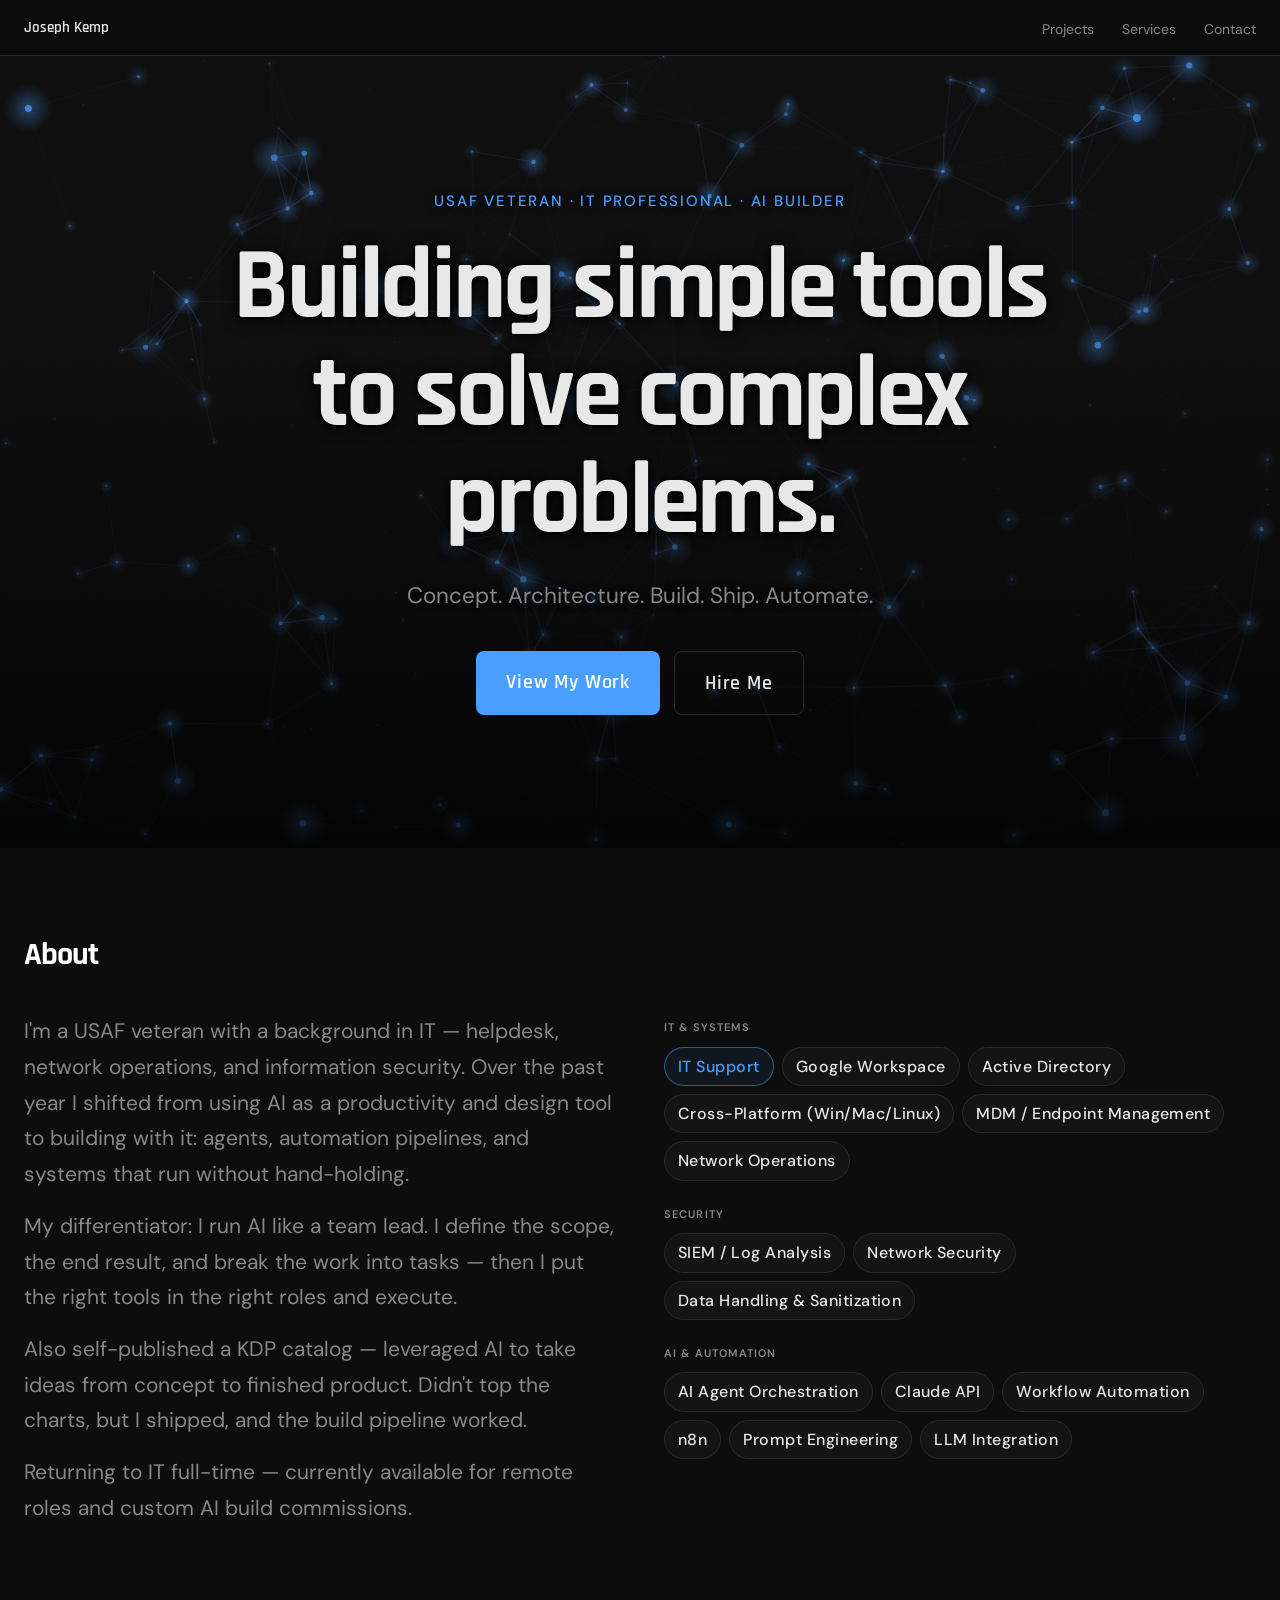
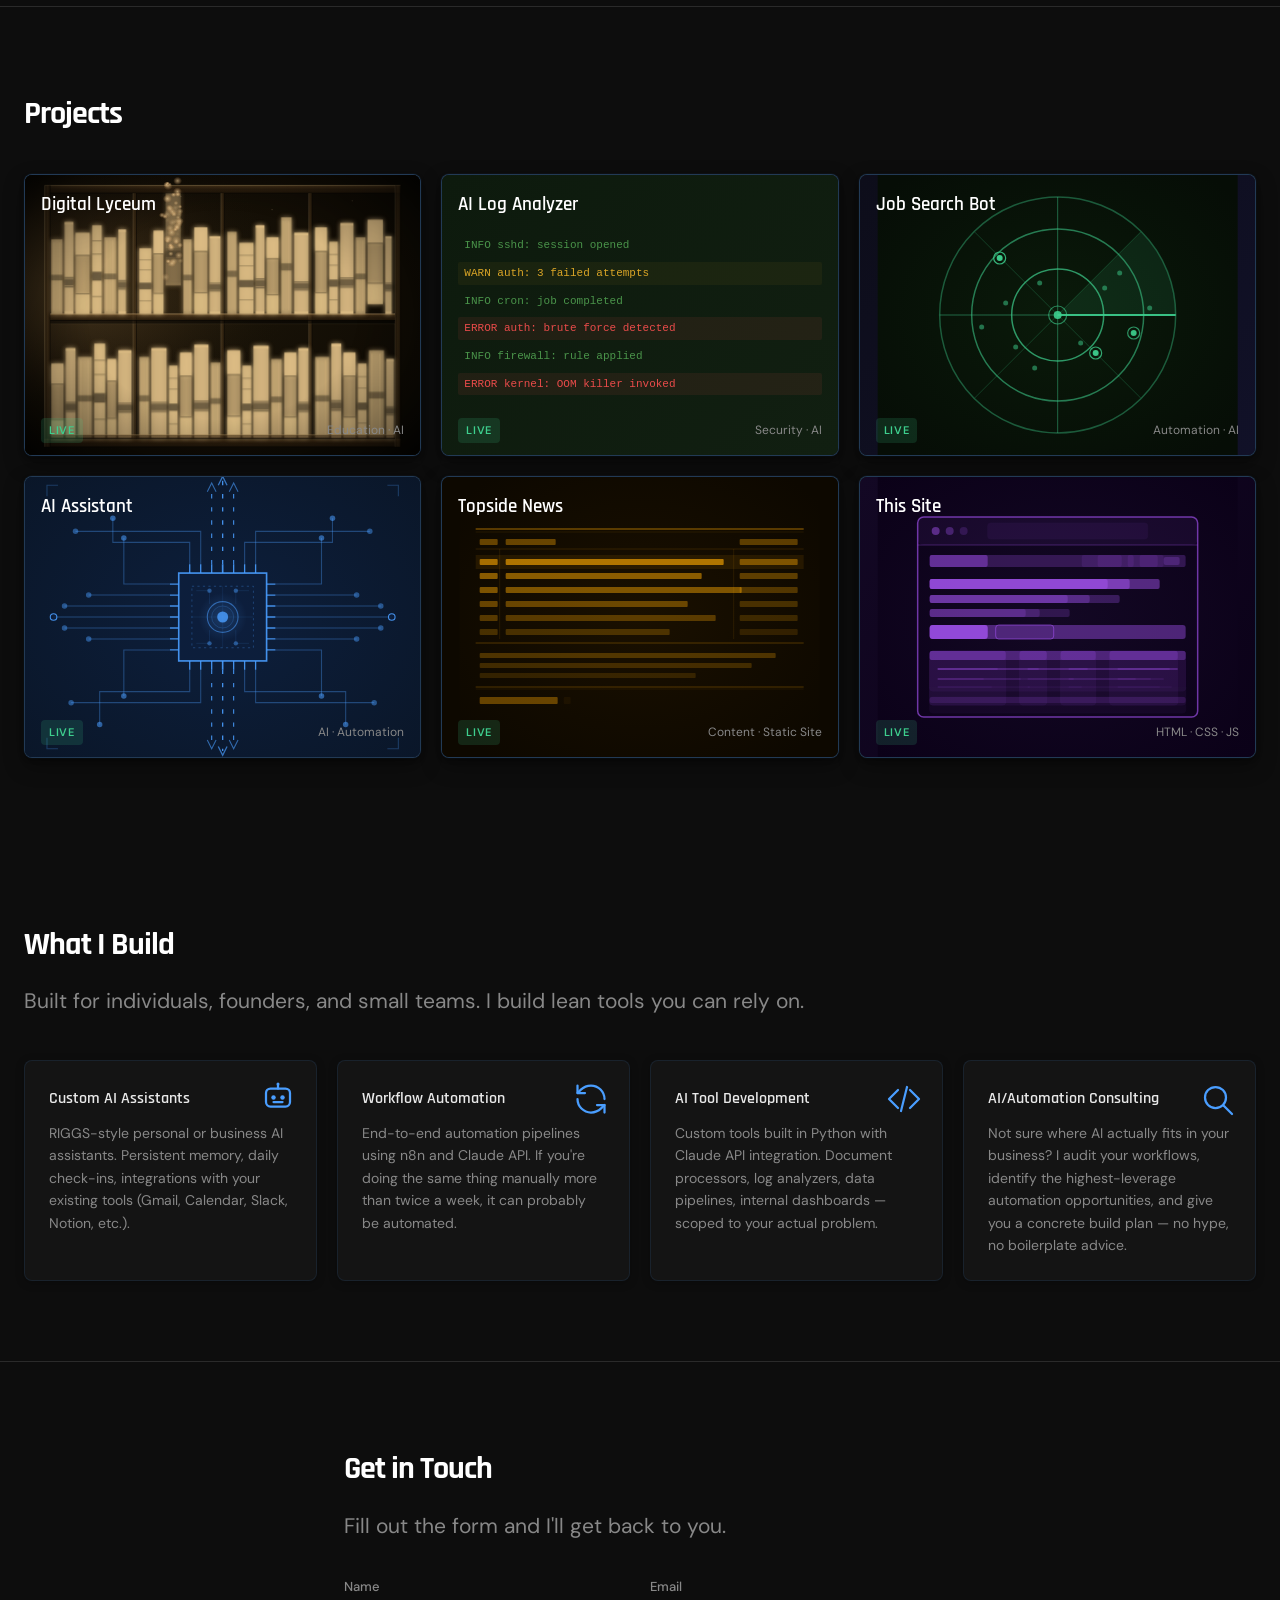
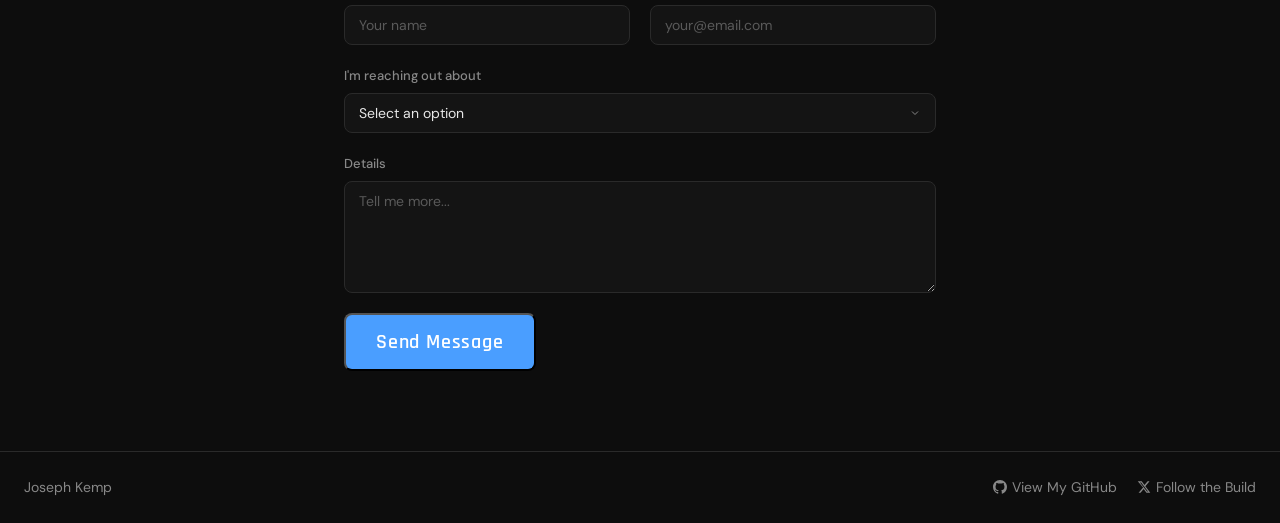
<file: index.html>
<!DOCTYPE html>
<html lang="en">
<head>
  <meta charset="UTF-8" />
  <meta name="viewport" content="width=device-width, initial-scale=1.0" />
  <title>Joseph Kemp — AI Builder & IT Professional</title>
  <link rel="stylesheet" href="style.css" />
</head>
<body>

  <!-- NAV -->
  <nav>
    <div class="container nav-inner">
      <span class="nav-name">Joseph Kemp</span>
      <ul>
        <li><a href="#projects">Projects</a></li>
        <li><a href="#services">Services</a></li>
        <li><a href="#contact">Contact</a></li>
      </ul>
    </div>
  </nav>

  <!-- HERO -->
  <section id="hero">
    <canvas id="particle-canvas"></canvas>
    <div class="hero-content">
      <p class="hero-label">USAF Veteran · IT Professional · AI Builder</p>
      <h1>Building simple tools<br>to solve complex problems.</h1>
      <p class="hero-sub">Concept. Architecture. Build. Ship. Automate.</p>
      <div class="hero-ctas">
        <a href="#projects" class="btn btn-primary">View My Work</a>
        <a href="#contact" class="btn btn-secondary">Hire Me</a>
      </div>
    </div>
  </section>

  <script>
  (function () {
    const canvas = document.getElementById('particle-canvas');
    const ctx    = canvas.getContext('2d');

    function W() { return canvas.width; }
    function H() { return canvas.height; }

    let nodes = [], pulses = [], signals = [], stars = [], surges = [], pops = [];

    const NODE_COUNT   = 150;
    const HUB_COUNT    = 2;
    const CONNECT_DIST = 185;
    const DEEP_COUNT   = Math.round((NODE_COUNT + HUB_COUNT) * 0.15);

    function Node(yOverride, isHub) {
      this.x  = Math.random() * W();
      this.y  = yOverride !== undefined ? yOverride : Math.random() * H();
      this.vx = (Math.random() - 0.5) * 0.44;
      this.vy = (Math.random() - 0.5) * 0.44;
      this.z  = Math.random();
      this.isHub = !!isHub;
      this.r  = isHub ? Math.random() * 1.5 + 2.5 : Math.random() * 2 + 1;
      this.phase       = Math.random() * Math.PI * 2;
      this.speed       = Math.random() * 0.011 + 0.0055;
      this.baseSpeed   = (Math.random() * 0.238 + 0.102) * (0.5 + this.z * 0.7);
      this.connectDist = isHub ? CONNECT_DIST * 1.6 : CONNECT_DIST;
    }

    function deepNode() {
      const n      = new Node();
      n.z          = Math.random() * 0.15;
      n.r          = Math.random() * 0.8 + 0.3;
      n.baseSpeed  = Math.random() * 0.06 + 0.02;
      n.connectDist = CONNECT_DIST * 0.5;
      return n;
    }

    function initStars() {
      stars = Array.from({ length: 130 }, () => ({
        x: Math.random() * W(), y: Math.random() * H(),
        r: Math.random() * 0.7 + 0.2,
        alpha: Math.random() * 0.25 + 0.04,
        speed: Math.random() * 0.04 + 0.01,
      }));
    }

    function init() {
      initStars(); nodes = [];
      for (let i = 0; i < NODE_COUNT; i++) nodes.push(new Node());
      for (let i = 0; i < HUB_COUNT;  i++) nodes.push(new Node(undefined, true));
      for (let i = 0; i < DEEP_COUNT; i++) nodes.push(deepNode());
      signals = []; pulses = []; surges = []; pops = [];
    }

    function tick() {
      requestAnimationFrame(tick);
      const w = W(), h = H(), t = performance.now() * 0.001;
      ctx.clearRect(0, 0, w, h);

      stars.forEach(s => {
        s.y += s.speed;
        if (s.y > h + 2) { s.y = -2; s.x = Math.random() * w; }
        ctx.beginPath(); ctx.arc(s.x, s.y, s.r, 0, Math.PI * 2);
        ctx.fillStyle = `rgba(170,205,225,${s.alpha})`; ctx.fill();
      });

      surges = surges.filter(s => (t - s.t) < 0.9);

      nodes.forEach(n => {
        n.phase += n.speed;
        n.vx += (Math.random() - 0.5) * 0.022;
        n.vy += (Math.random() - 0.5) * 0.022;
        n.vx *= 0.97; n.vy *= 0.97;
        let boost = 0;
        surges.forEach(s => {
          const dd = (n.x - s.x) ** 2 + (n.y - s.y) ** 2;
          if (dd < 260 ** 2) {
            const age = t - s.t;
            boost = Math.max(boost, (1 - age / 0.9) * (1 - Math.sqrt(dd) / 260) * 1.2);
          }
        });
        n.x += n.vx; n.y += n.vy + n.baseSpeed * (1 + boost * 3);
        if (n.x < -20)    n.x = w + 20;
        if (n.x > w + 20) n.x = -20;
        if (n.y > h + 20) {
          n.y = -20; n.x = Math.random() * w;
          n.vx = (Math.random() - 0.5) * 0.44; n.vy = 0;
          n.z = Math.random();
          n.baseSpeed = (Math.random() * 0.238 + 0.102) * (0.5 + n.z * 0.7);
        }
        if (n.y < -40) n.y = h + 20;
      });

      ctx.save();
      for (let i = 0; i < nodes.length; i++) {
        for (let j = i + 1; j < nodes.length; j++) {
          const a = nodes[i], b = nodes[j];
          const dx = b.x - a.x, dy = b.y - a.y;
          const dist = Math.sqrt(dx * dx + dy * dy);
          const maxD = Math.max(a.connectDist, b.connectDist);
          if (dist < maxD) {
            const prox  = 1 - dist / maxD;
            const pulse = Math.sin(t * 2 + a.phase) * 0.5 + 0.5;
            const depth = (a.z + b.z) * 0.5;
            let surgeG = 0;
            surges.forEach(s => {
              const scx = (a.x + b.x) / 2, scy = (a.y + b.y) / 2;
              const sd = Math.sqrt((scx - s.x) ** 2 + (scy - s.y) ** 2);
              if (sd < 320) surgeG = Math.max(surgeG, (1 - (t - s.t) / 0.9) * (1 - sd / 320));
            });
            const hue   = 210 + (dist / maxD) * 60;
            const alpha = prox * (0.22 + pulse * 0.18 + surgeG * 0.55) * (0.35 + depth * 0.65);
            ctx.shadowBlur  = alpha > 0.35 ? 7 : 0;
            ctx.shadowColor = `hsla(${hue},80%,70%,${alpha})`;
            ctx.beginPath(); ctx.moveTo(a.x, a.y); ctx.lineTo(b.x, b.y);
            ctx.strokeStyle = `hsla(${hue},80%,70%,${alpha})`;
            ctx.lineWidth   = prox * 1.6 * (0.4 + depth * 0.8);
            ctx.stroke();
          }
        }
      }
      ctx.shadowBlur = 0; ctx.restore();

      if (Math.random() < 0.003 && nodes.length > 1 && signals.length < 3) {
        for (let attempt = 0; attempt < 8; attempt++) {
          const ai = Math.floor(Math.random() * nodes.length);
          const bi = Math.floor(Math.random() * nodes.length);
          if (ai !== bi) {
            const a = nodes[ai], b = nodes[bi];
            const d = Math.sqrt((b.x - a.x) ** 2 + (b.y - a.y) ** 2);
            if (d < Math.max(a.connectDist, b.connectDist)) {
              signals.push({ a, b, p: 0, spd: Math.random() * 0.012 + 0.006, trail: [] });
              break;
            }
          }
        }
      }
      signals = signals.filter(s => {
        if (s.p >= 1) { pops.push({ x: s.b.x, y: s.b.y, r: 0, alpha: 0.9 }); return false; }
        return true;
      });
      signals.forEach(s => {
        s.p += s.spd;
        const x = s.a.x + (s.b.x - s.a.x) * s.p;
        const y = s.a.y + (s.b.y - s.a.y) * s.p;
        s.trail.push({ x, y });
        if (s.trail.length > 8) s.trail.shift();
        s.trail.forEach((pt, i) => {
          ctx.beginPath(); ctx.arc(pt.x, pt.y, 1.2 * (i / s.trail.length), 0, Math.PI * 2);
          ctx.fillStyle = `rgba(180,210,255,${(i / s.trail.length) * 0.55})`; ctx.fill();
        });
        const sg = ctx.createRadialGradient(x, y, 0, x, y, 4);
        sg.addColorStop(0, 'rgba(255,255,255,1)');
        sg.addColorStop(0.3, 'rgba(180,210,255,0.8)');
        sg.addColorStop(1, 'transparent');
        ctx.beginPath(); ctx.arc(x, y, 4, 0, Math.PI * 2); ctx.fillStyle = sg; ctx.fill();
      });

      for (let i = pops.length - 1; i >= 0; i--) {
        const p = pops[i]; p.r += 2.5; p.alpha *= 0.88;
        ctx.beginPath(); ctx.arc(p.x, p.y, p.r, 0, Math.PI * 2);
        ctx.strokeStyle = `rgba(180,210,255,${p.alpha})`; ctx.lineWidth = 1; ctx.stroke();
        const pg = ctx.createRadialGradient(p.x, p.y, 0, p.x, p.y, p.r);
        pg.addColorStop(0, `rgba(255,255,255,${p.alpha * 0.4})`);
        pg.addColorStop(1, 'transparent');
        ctx.beginPath(); ctx.arc(p.x, p.y, p.r, 0, Math.PI * 2); ctx.fillStyle = pg; ctx.fill();
        if (p.alpha < 0.02) pops.splice(i, 1);
      }

      ctx.save();
      nodes.forEach(n => {
        const pulse = Math.sin(n.phase) * 0.4 + 0.6;
        const ds    = 0.5 + n.z * 0.8;
        const alpha = 0.4 + n.z * 0.6;
        const br    = n.r * ds * (n.isHub ? (0.85 + pulse * 0.3) : (0.9 + pulse * 0.2));
        const glowR = br * (n.isHub ? 6 : 7);
        ctx.shadowBlur  = n.isHub ? 10 : 12;
        ctx.shadowColor = `rgba(74,158,255,${alpha * (n.isHub ? 0.3 : 0.5)})`;
        const g = ctx.createRadialGradient(n.x, n.y, 0, n.x, n.y, glowR);
        g.addColorStop(0, `rgba(74,158,255,${alpha * (n.isHub ? 0.14 : 0.28)})`);
        g.addColorStop(1, 'rgba(74,158,255,0)');
        ctx.beginPath(); ctx.arc(n.x, n.y, glowR, 0, Math.PI * 2); ctx.fillStyle = g; ctx.fill();
        ctx.beginPath(); ctx.arc(n.x, n.y, br, 0, Math.PI * 2);
        ctx.fillStyle = `rgba(74,158,255,${alpha * (n.isHub ? 0.55 : 0.7 + pulse * 0.3)})`; ctx.fill();
        ctx.shadowBlur = 0;
      });
      ctx.restore();

      pulses = pulses.filter(p => p.alpha > 0.01);
      pulses.forEach(p => {
        p.r += 4; p.alpha *= 0.93;
        ctx.beginPath(); ctx.arc(p.x, p.y, p.r, 0, Math.PI * 2);
        ctx.strokeStyle = `rgba(74,158,255,${p.alpha})`; ctx.lineWidth = 1.5; ctx.stroke();
        ctx.beginPath(); ctx.arc(p.x - 2, p.y - 2, p.r * 0.97, 0, Math.PI * 2);
        ctx.strokeStyle = `rgba(255,70,110,${p.alpha * 0.4})`; ctx.lineWidth = 1; ctx.stroke();
        ctx.beginPath(); ctx.arc(p.x + 2, p.y + 2, p.r * 1.03, 0, Math.PI * 2);
        ctx.strokeStyle = `rgba(70,110,255,${p.alpha * 0.4})`; ctx.lineWidth = 1; ctx.stroke();
      });
    }

    function resize() {
      canvas.width  = canvas.offsetWidth;
      canvas.height = canvas.offsetHeight;
      initStars();
    }

    document.getElementById('hero').addEventListener('click', e => {
      if (e.target.tagName === 'BUTTON' || e.target.tagName === 'A') return;
      const rect = canvas.getBoundingClientRect();
      const x = e.clientX - rect.left;
      const y = e.clientY - rect.top;
      pulses.push({ x, y, r: 0, alpha: 0.95 });
      surges.push({ x, y, t: performance.now() * 0.001 });
      const n = new Node(y); n.x = x; nodes.push(n);
      if (nodes.length > 1000) nodes.shift();
    });

    window.addEventListener('resize', () => { resize(); init(); });
    resize(); init(); tick();
  })();
  </script>

  <!-- ABOUT -->
  <section id="about">
    <div class="container">
      <h2>About</h2>
      <div class="about-grid">
        <div class="about-text">
          <p>I'm a USAF veteran with a background in IT — helpdesk, network operations, and information security. Over the past year I shifted from using AI as a productivity and design tool to building with it: agents, automation pipelines, and systems that run without hand-holding.</p>
          <p>My differentiator: I run AI like a team lead. I define the scope, the end result, and break the work into tasks — then I put the right tools in the right roles and execute.</p>
          <p>Also self-published a KDP catalog — leveraged AI to take ideas from concept to finished product. Didn't top the charts, but I shipped, and the build pipeline worked.</p>
          <p>Returning to IT full-time — currently available for remote roles and custom AI build commissions.</p>
        </div>
        <div class="skills-pills">
          <div class="skill-group">
            <div class="skill-group-label">IT &amp; Systems</div>
            <div class="skill-group-tags">
              <span class="skill-tag skill-primary">IT Support</span>
              <span class="skill-tag">Google Workspace</span>
              <span class="skill-tag">Active Directory</span>
              <span class="skill-tag">Cross-Platform (Win/Mac/Linux)</span>
              <span class="skill-tag">MDM / Endpoint Management</span>
              <span class="skill-tag">Network Operations</span>
            </div>
          </div>
          <div class="skill-group">
            <div class="skill-group-label">Security</div>
            <div class="skill-group-tags">
              <span class="skill-tag">SIEM / Log Analysis</span>
              <span class="skill-tag">Network Security</span>
              <span class="skill-tag">Data Handling &amp; Sanitization</span>
            </div>
          </div>
          <div class="skill-group">
            <div class="skill-group-label">AI &amp; Automation</div>
            <div class="skill-group-tags">
              <span class="skill-tag">AI Agent Orchestration</span>
              <span class="skill-tag">Claude API</span>
              <span class="skill-tag">Workflow Automation</span>
              <span class="skill-tag">n8n</span>
              <span class="skill-tag">Prompt Engineering</span>
              <span class="skill-tag">LLM Integration</span>
            </div>
          </div>
        </div>
      </div>
    </div>
  </section>

  <!-- PROJECTS -->
  <section id="projects">
    <div class="container">
      <h2>Projects</h2>
      <div class="projects-grid">

        <a href="digital-lyceum.html" class="card card-fullbleed">
          <div class="card-visual lyceum-visual">
            <svg class="lyceum-shelf" viewBox="0 0 360 280" xmlns="http://www.w3.org/2000/svg" preserveAspectRatio="xMidYMid slice" style="position:absolute;inset:0;width:100%;height:100%;">
              <defs>
                <radialGradient id="lyc-bg" cx="50%" cy="46%" r="72%">
                  <stop offset="0%"   stop-color="#1a1408"/>
                  <stop offset="55%"  stop-color="#120d05"/>
                  <stop offset="100%" stop-color="#0a0803"/>
                </radialGradient>
                <radialGradient id="lyc-bloom" cx="14%" cy="42%" r="55%">
                  <stop offset="0%"   stop-color="rgba(232,184,108,0.22)"/>
                  <stop offset="55%"  stop-color="rgba(220,160,90,0.06)"/>
                  <stop offset="100%" stop-color="rgba(0,0,0,0)"/>
                </radialGradient>
                <radialGradient id="lyc-vignette" cx="50%" cy="50%" r="68%">
                  <stop offset="50%"  stop-color="#000" stop-opacity="0"/>
                  <stop offset="85%"  stop-color="#000" stop-opacity="0.42"/>
                  <stop offset="100%" stop-color="#000" stop-opacity="0.78"/>
                </radialGradient>
                <linearGradient id="lyc-wood" x1="0" y1="0" x2="0" y2="1">
                  <stop offset="0%"   stop-color="rgba(92,66,34,0.75)"/>
                  <stop offset="50%"  stop-color="rgba(62,42,20,0.55)"/>
                  <stop offset="100%" stop-color="rgba(36,24,10,0.78)"/>
                </linearGradient>
                <linearGradient id="lyc-wood-v" x1="0" y1="0" x2="1" y2="0">
                  <stop offset="0%"   stop-color="rgba(36,24,10,0.78)"/>
                  <stop offset="50%"  stop-color="rgba(72,52,26,0.6)"/>
                  <stop offset="100%" stop-color="rgba(36,24,10,0.78)"/>
                </linearGradient>
                <filter id="lyc-glow" x="-40%" y="-30%" width="180%" height="160%">
                  <feGaussianBlur in="SourceGraphic" stdDeviation="2.6" result="glow"/>
                  <feMerge>
                    <feMergeNode in="glow"/>
                    <feMergeNode in="SourceGraphic"/>
                  </feMerge>
                </filter>
                <symbol id="spine-a" viewBox="0 0 10 80" preserveAspectRatio="none">
                  <rect x="0" y="0" width="10" height="80" fill="#dcbc84" fill-opacity="0.78"/>
                  <rect x="0" y="0" width="10" height="2.5" fill="#dcbc84" fill-opacity="0.95"/>
                  <rect x="0" y="77.5" width="10" height="2.5" fill="#dcbc84" fill-opacity="0.95"/>
                  <rect x="0" y="48" width="10" height="9" fill="#0c0a04" fill-opacity="0.45"/>
                  <rect x="0" y="49" width="10" height="0.5" fill="#dcbc84" fill-opacity="0.9"/>
                  <rect x="0" y="55.5" width="10" height="0.5" fill="#dcbc84" fill-opacity="0.9"/>
                </symbol>
                <symbol id="spine-b" viewBox="0 0 10 80" preserveAspectRatio="none">
                  <rect x="0" y="0" width="10" height="80" fill="#dcbc84" fill-opacity="0.55"/>
                  <rect x="0" y="0" width="10" height="22" fill="#dcbc84" fill-opacity="0.85"/>
                  <rect x="0" y="60" width="10" height="20" fill="#dcbc84" fill-opacity="0.7"/>
                  <rect x="0" y="22" width="10" height="0.6" fill="#0c0a04" fill-opacity="0.6"/>
                  <rect x="0" y="60" width="10" height="0.6" fill="#0c0a04" fill-opacity="0.6"/>
                </symbol>
                <symbol id="spine-c" viewBox="0 0 10 80" preserveAspectRatio="none">
                  <rect x="0" y="0" width="10" height="80" fill="#dcbc84" fill-opacity="0.62"/>
                  <rect x="2" y="3" width="0.4" height="74" fill="#dcbc84" fill-opacity="0.9"/>
                  <rect x="7.2" y="3" width="0.4" height="74" fill="#dcbc84" fill-opacity="0.9"/>
                  <rect x="0" y="38" width="10" height="6" fill="#0c0a04" fill-opacity="0.35"/>
                </symbol>
                <symbol id="spine-d" viewBox="0 0 10 80" preserveAspectRatio="none">
                  <rect x="0" y="0" width="10" height="80" fill="#dcbc84" fill-opacity="0.85"/>
                  <rect x="0" y="14" width="10" height="0.5" fill="#0c0a04" fill-opacity="0.55"/>
                  <rect x="0" y="26" width="10" height="0.5" fill="#0c0a04" fill-opacity="0.55"/>
                  <rect x="0" y="64" width="10" height="0.5" fill="#0c0a04" fill-opacity="0.55"/>
                  <rect x="0" y="42" width="10" height="8" fill="#0c0a04" fill-opacity="0.5"/>
                </symbol>
              </defs>

              <rect width="360" height="280" fill="url(#lyc-bg)"/>
              <rect width="360" height="280" fill="url(#lyc-bloom)"/>

              <rect x="18" y="22" width="324" height="7" fill="url(#lyc-wood)"/>
              <line x1="18" y1="22" x2="342" y2="22" stroke="rgba(220,188,132,0.45)" stroke-width="0.7"/>
              <line x1="18" y1="29" x2="342" y2="29" stroke="rgba(0,0,0,0.7)" stroke-width="0.6"/>
              <rect x="18" y="253" width="324" height="7" fill="url(#lyc-wood)"/>
              <line x1="18" y1="253" x2="342" y2="253" stroke="rgba(220,188,132,0.32)" stroke-width="0.6"/>
              <line x1="18" y1="260" x2="342" y2="260" stroke="rgba(0,0,0,0.6)" stroke-width="0.5"/>
              <rect x="18" y="22" width="5" height="238" fill="url(#lyc-wood-v)"/>
              <line x1="18" y1="22" x2="18" y2="260" stroke="rgba(220,188,132,0.4)" stroke-width="0.7"/>
              <line x1="23" y1="22" x2="23" y2="260" stroke="rgba(0,0,0,0.65)" stroke-width="0.5"/>
              <rect x="337" y="22" width="5" height="238" fill="url(#lyc-wood-v)"/>
              <line x1="337" y1="22" x2="337" y2="260" stroke="rgba(220,188,132,0.32)" stroke-width="0.5"/>
              <line x1="342" y1="22" x2="342" y2="260" stroke="rgba(0,0,0,0.65)" stroke-width="0.5"/>

              <g>
                <rect x="98.5" y="29" width="3" height="224" fill="url(#lyc-wood-v)"/>
                <line x1="98.5" y1="29" x2="98.5" y2="253" stroke="rgba(220,188,132,0.42)" stroke-width="0.5"/>
                <line x1="101.5" y1="29" x2="101.5" y2="253" stroke="rgba(0,0,0,0.7)" stroke-width="0.5"/>
                <rect x="178.5" y="29" width="3" height="224" fill="url(#lyc-wood-v)"/>
                <line x1="178.5" y1="29" x2="178.5" y2="253" stroke="rgba(220,188,132,0.42)" stroke-width="0.5"/>
                <line x1="181.5" y1="29" x2="181.5" y2="253" stroke="rgba(0,0,0,0.7)" stroke-width="0.5"/>
                <rect x="258.5" y="29" width="3" height="224" fill="url(#lyc-wood-v)"/>
                <line x1="258.5" y1="29" x2="258.5" y2="253" stroke="rgba(220,188,132,0.42)" stroke-width="0.5"/>
                <line x1="261.5" y1="29" x2="261.5" y2="253" stroke="rgba(0,0,0,0.7)" stroke-width="0.5"/>
              </g>

              <rect x="23" y="139" width="314" height="6" fill="url(#lyc-wood)"/>
              <line x1="23" y1="139" x2="337" y2="139" stroke="rgba(220,188,132,0.5)" stroke-width="0.8"/>
              <line x1="23" y1="145" x2="337" y2="145" stroke="rgba(0,0,0,0.8)" stroke-width="0.6"/>
              <rect x="23" y="145" width="314" height="3" fill="rgba(0,0,0,0.45)"/>
              <line x1="23" y1="148" x2="337" y2="148" stroke="rgba(220,188,132,0.16)" stroke-width="0.4"/>

              <g filter="url(#lyc-glow)">
                <use href="#spine-c" x="24"  y="71"  width="10" height="68"/>
                <use href="#spine-a" x="36"  y="55"  width="8"  height="84"/>
                <use href="#spine-b" x="46"  y="65"  width="13" height="74"/>
                <use href="#spine-d" x="61"  y="58"  width="9"  height="81" class="book-flicker-1"/>
                <use href="#spine-c" x="72"  y="69"  width="11" height="70"/>
                <use href="#spine-a" x="85"  y="62"  width="7"  height="77"/>
                <use href="#spine-d" x="104" y="79"  width="11" height="60"/>
                <use href="#spine-b" x="117" y="63"  width="9"  height="76"/>
                <use href="#spine-a" x="128" y="55"  width="14" height="84" data-pull="1" data-shelf="top"/>
                <use href="#spine-c" x="144" y="71"  width="8"  height="68"/>
                <use href="#spine-b" x="154" y="60"  width="12" height="79"/>
                <use href="#spine-a" x="168" y="68"  width="10" height="71"/>
                <use href="#spine-c" x="184" y="64"  width="9"  height="75"/>
                <use href="#spine-d" x="195" y="74"  width="13" height="65" class="book-flicker-2"/>
                <use href="#spine-a" x="210" y="58"  width="8"  height="81"/>
                <use href="#spine-b" x="220" y="69"  width="11" height="70"/>
                <use href="#spine-c" x="233" y="51"  width="10" height="88"/>
                <use href="#spine-a" x="245" y="65"  width="13" height="74"/>
                <use href="#spine-b" x="264" y="60"  width="11" height="79"/>
                <use href="#spine-d" x="277" y="73"  width="8"  height="66"/>
                <use href="#spine-a" x="287" y="56"  width="12" height="83"/>
                <use href="#spine-c" x="301" y="69"  width="9"  height="70"/>
                <use href="#spine-b" x="312" y="62"  width="14" height="77" data-pull="2" data-shelf="top"/>
                <use href="#spine-a" x="328" y="68"  width="6"  height="71"/>

                <use href="#spine-b" x="24"  y="184" width="11" height="68"/>
                <use href="#spine-a" x="37"  y="170" width="9"  height="82"/>
                <use href="#spine-c" x="48"  y="178" width="13" height="74"/>
                <use href="#spine-d" x="63"  y="166" width="10" height="86"/>
                <use href="#spine-b" x="75"  y="180" width="8"  height="72"/>
                <use href="#spine-a" x="85"  y="172" width="12" height="80"/>
                <use href="#spine-c" x="104" y="178" width="9"  height="74"/>
                <use href="#spine-a" x="115" y="170" width="14" height="82"/>
                <use href="#spine-d" x="131" y="186" width="8"  height="66" class="book-flicker-3"/>
                <use href="#spine-b" x="141" y="174" width="11" height="78"/>
                <use href="#spine-a" x="154" y="167" width="13" height="85"/>
                <use href="#spine-c" x="169" y="183" width="9"  height="69"/>
                <use href="#spine-b" x="184" y="172" width="12" height="80"/>
                <use href="#spine-d" x="198" y="186" width="8"  height="66"/>
                <use href="#spine-a" x="208" y="168" width="14" height="84"/>
                <use href="#spine-c" x="224" y="180" width="10" height="72"/>
                <use href="#spine-b" x="236" y="174" width="11" height="78"/>
                <use href="#spine-a" x="249" y="170" width="9"  height="82"/>
                <use href="#spine-c" x="264" y="178" width="13" height="74"/>
                <use href="#spine-a" x="279" y="166" width="9"  height="86" data-pull="3" data-shelf="bottom"/>
                <use href="#spine-b" x="290" y="174" width="11" height="78"/>
                <use href="#spine-d" x="303" y="184" width="8"  height="68"/>
                <use href="#spine-c" x="313" y="172" width="14" height="80"/>
                <use href="#spine-a" x="329" y="180" width="7"  height="72"/>
              </g>

              <rect x="23" y="249" width="314" height="4" fill="url(#lyc-wood)"/>
              <line x1="23" y1="249" x2="337" y2="249" stroke="rgba(220,188,132,0.4)" stroke-width="0.6"/>
              <line x1="23" y1="253" x2="337" y2="253" stroke="rgba(0,0,0,0.7)" stroke-width="0.5"/>

              <g fill="rgba(232,200,150,0.25)">
                <circle cx="58" cy="40" r="0.6"/>
                <circle cx="142" cy="32" r="0.5"/>
                <circle cx="225" cy="44" r="0.6"/>
                <circle cx="298" cy="36" r="0.5"/>
              </g>

              <rect width="360" height="280" fill="url(#lyc-vignette)" pointer-events="none"/>
            </svg>
            <canvas class="lyceum-particles"></canvas>
            <div class="card-header card-header-overlay">
              <span class="card-status live">Live</span>
              <span class="card-tag">Education · AI</span>
            </div>
            <div class="card-hover-overlay">
              <p>Two years of working with AI, distilled into four short courses. Free, self-paced, project-based.</p>
              <div class="card-stack">
                <span>HTML</span><span>CSS</span><span>JavaScript</span><span>Claude</span>
              </div>
            </div>
            <div class="card-title-overlay">
              <h3>Digital Lyceum</h3>
              <span class="card-gh-link">View Project →</span>
            </div>
          </div>
        </a>

        <a href="log-analyzer.html" class="card card-fullbleed">
          <div class="card-visual log-visual">
            <div class="log-lines">
              <span class="log-line normal">INFO  kernel: eth0 link up</span>
              <span class="log-line normal">INFO  sshd: session opened</span>
              <span class="log-line warn">WARN  auth: 3 failed attempts</span>
              <span class="log-line normal">INFO  cron: job completed</span>
              <span class="log-line error">ERROR auth: brute force detected</span>
              <span class="log-line normal">INFO  firewall: rule applied</span>
            </div>
            <div class="card-hover-overlay">
              <p>Web tool that ingests syslog or Windows Event Log data, analyzes it with Claude, and outputs a categorized anomaly report. Live demo mode reads real server data — no fake sample logs. Built for NOC and SOC workflows.</p>
              <div class="card-stack">
                <span>Python</span><span>Claude API</span><span>Netlify Functions</span><span>HTML/CSS</span>
              </div>
            </div>
            <div class="card-header card-header-overlay">
              <span class="card-status live">Live</span>
              <span class="card-tag">Security · AI</span>
            </div>
            <div class="card-title-overlay">
              <h3>AI Log Analyzer</h3>
              <span class="card-gh-link">View Project →</span>
            </div>
          </div>
        </a>

        <a href="job-search-bot.html" class="card card-fullbleed">
          <div class="card-visual bot-visual">
            <svg viewBox="0 0 360 280" xmlns="http://www.w3.org/2000/svg" style="position:absolute;inset:0;width:100%;height:100%;">
              <defs>
                <radialGradient id="bot-bg" cx="50%" cy="50%" r="65%">
                  <stop offset="0%"   style="stop-color: var(--bot-bg-c)"/>
                  <stop offset="100%" style="stop-color: var(--bot-bg-e)"/>
                </radialGradient>
                <clipPath id="bot-clip"><rect width="360" height="280"/></clipPath>
              </defs>
              <rect width="360" height="280" fill="url(#bot-bg)"/>
              <circle cx="180" cy="140" r="46"  fill="none" style="stroke:rgba(var(--bot-rgb),0.7)" stroke-width="1.5"/>
              <circle cx="180" cy="140" r="86"  fill="none" style="stroke:rgba(var(--bot-rgb),0.55)" stroke-width="1.5"/>
              <circle cx="180" cy="140" r="118" fill="none" style="stroke:rgba(var(--bot-rgb),0.38)" stroke-width="1.5"/>
              <line x1="62"  y1="140" x2="298" y2="140" style="stroke:rgba(var(--bot-rgb),0.45)" stroke-width="1"/>
              <line x1="180" y1="22"  x2="180" y2="258" style="stroke:rgba(var(--bot-rgb),0.45)" stroke-width="1"/>
              <line x1="97"  y1="57"  x2="263" y2="223" style="stroke:rgba(var(--bot-rgb),0.28)" stroke-width="0.8"/>
              <line x1="263" y1="57"  x2="97"  y2="223" style="stroke:rgba(var(--bot-rgb),0.28)" stroke-width="0.8"/>
              <circle cx="122" cy="83"  r="2.5" style="fill:rgba(var(--bot-rgb),0.5)"/>
              <circle cx="242" cy="98"  r="2.5" style="fill:rgba(var(--bot-rgb),0.5)"/>
              <circle cx="157" cy="193" r="2.5" style="fill:rgba(var(--bot-rgb),0.5)"/>
              <circle cx="218" cy="178" r="2.5" style="fill:rgba(var(--bot-rgb),0.5)"/>
              <circle cx="104" cy="152" r="2.5" style="fill:rgba(var(--bot-rgb),0.5)"/>
              <circle cx="256" cy="158" r="2.5" style="fill:rgba(var(--bot-rgb),0.5)"/>
              <circle cx="162" cy="108" r="2.5" style="fill:rgba(var(--bot-rgb),0.5)"/>
              <circle cx="203" cy="168" r="2.5" style="fill:rgba(var(--bot-rgb),0.5)"/>
              <circle cx="138" cy="172" r="2.5" style="fill:rgba(var(--bot-rgb),0.5)"/>
              <circle cx="227" cy="113" r="2.5" style="fill:rgba(var(--bot-rgb),0.5)"/>
              <circle cx="272" cy="133" r="2.5" style="fill:rgba(var(--bot-rgb),0.5)"/>
              <circle cx="128" cy="128" r="2.5" style="fill:rgba(var(--bot-rgb),0.5)"/>
              <g class="blip blip-1">
                <circle cx="122" cy="83"  r="6" fill="none" style="stroke:rgba(var(--bot-rgb),0.85)" stroke-width="1.2"/>
                <circle cx="122" cy="83"  r="3"              style="fill:rgba(var(--bot-rgb),0.95)"/>
              </g>
              <g class="blip blip-2">
                <circle cx="218" cy="178" r="6" fill="none" style="stroke:rgba(var(--bot-rgb),0.78)" stroke-width="1.2"/>
                <circle cx="218" cy="178" r="3"              style="fill:rgba(var(--bot-rgb),0.9)"/>
              </g>
              <g class="blip blip-3">
                <circle cx="256" cy="158" r="6" fill="none" style="stroke:rgba(var(--bot-rgb),0.68)" stroke-width="1.2"/>
                <circle cx="256" cy="158" r="3"              style="fill:rgba(var(--bot-rgb),0.85)"/>
              </g>
              <circle cx="180" cy="140" r="9"  fill="none" style="stroke:rgba(var(--bot-rgb),0.6)"  stroke-width="1.2"/>
              <circle cx="180" cy="140" r="4"              style="fill:rgba(var(--bot-rgb),0.9)"/>
              <g class="radar-sweep-group" clip-path="url(#bot-clip)">
                <path d="M180,140 L298,140 A118,118 0 0,0 263,57 Z" style="fill:rgba(var(--bot-rgb),0.1)"/>
                <line x1="180" y1="140" x2="298" y2="140" style="stroke:rgba(var(--bot-rgb),0.9)" stroke-width="1.8"/>
              </g>
            </svg>
            <div class="card-hover-overlay">
              <p>Multi-board job scraper that scores listings against a career profile and outputs a ranked dashboard. Built to run daily. Building this in public — follow the build on X.</p>
              <div class="card-stack">
                <span>Python</span><span>Firecrawl</span><span>Claude API</span><span>HTML Dashboard</span>
              </div>
            </div>
            <div class="card-header card-header-overlay">
              <span class="card-status live">Live</span>
              <span class="card-tag">Automation · AI</span>
            </div>
            <div class="card-title-overlay">
              <h3>Job Search Bot</h3>
              <span class="card-gh-link">View Project →</span>
            </div>
          </div>
        </a>

        <a href="riggs.html" class="card card-fullbleed">
          <div class="card-visual riggs-visual">
            <svg class="riggs-svg" viewBox="0 0 360 280" xmlns="http://www.w3.org/2000/svg" preserveAspectRatio="xMidYMid slice">
              <defs>
                <radialGradient id="chip-bg" cx="50%" cy="50%" r="70%">
                  <stop offset="0%" stop-color="var(--svg-bg-center)"/>
                  <stop offset="100%" stop-color="var(--svg-bg-edge)"/>
                </radialGradient>
                <radialGradient id="chip-core-glow" cx="50%" cy="50%" r="50%">
                  <stop offset="0%" stop-color="var(--svg-accent)" stop-opacity="0.25"/>
                  <stop offset="100%" stop-color="var(--svg-accent)" stop-opacity="0"/>
                </radialGradient>
              </defs>

              <!-- background -->
              <rect width="360" height="280" fill="url(#chip-bg)"/>

              <!-- TX label -->
              <text x="180" y="10" font-family="'Courier New', monospace" font-size="8" fill="var(--svg-accent)" opacity="0.55" text-anchor="middle" letter-spacing="1">&#9650; TX</text>

              <!-- upload streams (center 3 top pins, animate upward) -->
              <line class="chip-upload chip-upload-1" x1="170" y1="92" x2="170" y2="22" stroke="var(--svg-accent)" stroke-width="1"   stroke-dasharray="4 8"/>
              <line class="chip-upload chip-upload-2" x1="180" y1="92" x2="180" y2="16" stroke="var(--svg-accent)" stroke-width="1.2" stroke-dasharray="4 8"/>
              <line class="chip-upload chip-upload-3" x1="190" y1="92" x2="190" y2="22" stroke="var(--svg-accent)" stroke-width="1"   stroke-dasharray="4 8"/>
              <!-- upload arrowheads -->
              <polyline points="166,26 170,18 174,26" fill="none" stroke="var(--svg-accent)" stroke-width="1"   opacity="0.65"/>
              <polyline points="176,20 180,12 184,20" fill="none" stroke="var(--svg-accent)" stroke-width="1.2" opacity="0.75"/>
              <polyline points="186,26 190,18 194,26" fill="none" stroke="var(--svg-accent)" stroke-width="1"   opacity="0.65"/>

              <!-- circuit traces — top outer pins -->
              <path d="M 150 92 L 150 72 L 80 72 L 80 50"  stroke="var(--svg-line)" stroke-width="1" fill="none"/>
              <path d="M 160 92 L 160 62 L 46 62"           stroke="var(--svg-line)" stroke-width="1" fill="none"/>
              <path d="M 200 92 L 200 72 L 280 72 L 280 50" stroke="var(--svg-line)" stroke-width="1" fill="none"/>
              <path d="M 210 92 L 210 62 L 314 62"          stroke="var(--svg-line)" stroke-width="1" fill="none"/>

              <!-- circuit traces — left pins -->
              <path d="M 132 110 L 90 110 L 90 68"  stroke="var(--svg-line)" stroke-width="1" fill="none"/>
              <path d="M 132 120 L 58 120"           stroke="var(--svg-line)" stroke-width="1" fill="none"/>
              <path d="M 132 130 L 36 130"           stroke="var(--svg-line)" stroke-width="1" fill="none"/>
              <path d="M 132 140 L 26 140"           stroke="var(--svg-line)" stroke-width="1" fill="none"/>
              <path d="M 132 150 L 36 150"           stroke="var(--svg-line)" stroke-width="1" fill="none"/>
              <path d="M 132 160 L 58 160"           stroke="var(--svg-line)" stroke-width="1" fill="none"/>
              <path d="M 132 170 L 90 170 L 90 212" stroke="var(--svg-line)" stroke-width="1" fill="none"/>

              <!-- circuit traces — right pins -->
              <path d="M 228 110 L 270 110 L 270 68"  stroke="var(--svg-line)" stroke-width="1" fill="none"/>
              <path d="M 228 120 L 302 120"            stroke="var(--svg-line)" stroke-width="1" fill="none"/>
              <path d="M 228 130 L 324 130"            stroke="var(--svg-line)" stroke-width="1" fill="none"/>
              <path d="M 228 140 L 334 140"            stroke="var(--svg-line)" stroke-width="1" fill="none"/>
              <path d="M 228 150 L 324 150"            stroke="var(--svg-line)" stroke-width="1" fill="none"/>
              <path d="M 228 160 L 302 160"            stroke="var(--svg-line)" stroke-width="1" fill="none"/>
              <path d="M 228 170 L 270 170 L 270 212" stroke="var(--svg-line)" stroke-width="1" fill="none"/>

              <!-- circuit traces — bottom outer pins -->
              <path d="M 150 188 L 150 208 L 68 208 L 68 238"  stroke="var(--svg-line)" stroke-width="1" fill="none"/>
              <path d="M 160 188 L 160 218 L 42 218"           stroke="var(--svg-line)" stroke-width="1" fill="none"/>
              <path d="M 200 188 L 200 208 L 292 208 L 292 238" stroke="var(--svg-line)" stroke-width="1" fill="none"/>
              <path d="M 210 188 L 210 218 L 318 218"          stroke="var(--svg-line)" stroke-width="1" fill="none"/>

              <!-- trace-end nodes -->
              <circle cx="80"  cy="50"  r="2.5" fill="var(--svg-accent)" opacity="0.6"/>
              <circle cx="46"  cy="62"  r="2.5" fill="var(--svg-accent)" opacity="0.5"/>
              <circle cx="280" cy="50"  r="2.5" fill="var(--svg-accent)" opacity="0.6"/>
              <circle cx="314" cy="62"  r="2.5" fill="var(--svg-accent)" opacity="0.5"/>
              <circle cx="90"  cy="68"  r="2.5" fill="var(--svg-accent)" opacity="0.6"/>
              <circle cx="58"  cy="120" r="2.5" fill="var(--svg-accent)" opacity="0.5"/>
              <circle cx="36"  cy="130" r="2.5" fill="var(--svg-accent)" opacity="0.5"/>
              <circle cx="26"  cy="140" r="3"   fill="var(--svg-node)"   stroke="var(--svg-accent)" stroke-width="1"/>
              <circle cx="36"  cy="150" r="2.5" fill="var(--svg-accent)" opacity="0.5"/>
              <circle cx="58"  cy="160" r="2.5" fill="var(--svg-accent)" opacity="0.5"/>
              <circle cx="90"  cy="212" r="2.5" fill="var(--svg-accent)" opacity="0.6"/>
              <circle cx="270" cy="68"  r="2.5" fill="var(--svg-accent)" opacity="0.6"/>
              <circle cx="302" cy="120" r="2.5" fill="var(--svg-accent)" opacity="0.5"/>
              <circle cx="324" cy="130" r="2.5" fill="var(--svg-accent)" opacity="0.5"/>
              <circle cx="334" cy="140" r="3"   fill="var(--svg-node)"   stroke="var(--svg-accent)" stroke-width="1"/>
              <circle cx="324" cy="150" r="2.5" fill="var(--svg-accent)" opacity="0.5"/>
              <circle cx="302" cy="160" r="2.5" fill="var(--svg-accent)" opacity="0.5"/>
              <circle cx="270" cy="212" r="2.5" fill="var(--svg-accent)" opacity="0.6"/>
              <circle cx="68"  cy="238" r="2.5" fill="var(--svg-accent)" opacity="0.6"/>
              <circle cx="42"  cy="218" r="2.5" fill="var(--svg-accent)" opacity="0.5"/>
              <circle cx="292" cy="238" r="2.5" fill="var(--svg-accent)" opacity="0.6"/>
              <circle cx="318" cy="218" r="2.5" fill="var(--svg-accent)" opacity="0.5"/>

              <!-- chip body -->
              <rect class="chip-body" x="140" y="100" width="80" height="80" fill="var(--svg-node)" stroke="var(--svg-accent)" stroke-width="1.5"/>

              <!-- top pins (7) -->
              <line x1="150" y1="92" x2="150" y2="100" stroke="var(--svg-accent)" stroke-width="1.2"/>
              <line x1="160" y1="92" x2="160" y2="100" stroke="var(--svg-accent)" stroke-width="1.2"/>
              <line x1="170" y1="92" x2="170" y2="100" stroke="var(--svg-accent)" stroke-width="1.2"/>
              <line x1="180" y1="92" x2="180" y2="100" stroke="var(--svg-accent)" stroke-width="1.5"/>
              <line x1="190" y1="92" x2="190" y2="100" stroke="var(--svg-accent)" stroke-width="1.2"/>
              <line x1="200" y1="92" x2="200" y2="100" stroke="var(--svg-accent)" stroke-width="1.2"/>
              <line x1="210" y1="92" x2="210" y2="100" stroke="var(--svg-accent)" stroke-width="1.2"/>

              <!-- bottom pins (7) -->
              <line x1="150" y1="180" x2="150" y2="188" stroke="var(--svg-accent)" stroke-width="1.2"/>
              <line x1="160" y1="180" x2="160" y2="188" stroke="var(--svg-accent)" stroke-width="1.2"/>
              <line x1="170" y1="180" x2="170" y2="188" stroke="var(--svg-accent)" stroke-width="1.2"/>
              <line x1="180" y1="180" x2="180" y2="188" stroke="var(--svg-accent)" stroke-width="1.5"/>
              <line x1="190" y1="180" x2="190" y2="188" stroke="var(--svg-accent)" stroke-width="1.2"/>
              <line x1="200" y1="180" x2="200" y2="188" stroke="var(--svg-accent)" stroke-width="1.2"/>
              <line x1="210" y1="180" x2="210" y2="188" stroke="var(--svg-accent)" stroke-width="1.2"/>

              <!-- left pins (7) -->
              <line x1="132" y1="110" x2="140" y2="110" stroke="var(--svg-accent)" stroke-width="1.2"/>
              <line x1="132" y1="120" x2="140" y2="120" stroke="var(--svg-accent)" stroke-width="1.2"/>
              <line x1="132" y1="130" x2="140" y2="130" stroke="var(--svg-accent)" stroke-width="1.2"/>
              <line x1="132" y1="140" x2="140" y2="140" stroke="var(--svg-accent)" stroke-width="1.5"/>
              <line x1="132" y1="150" x2="140" y2="150" stroke="var(--svg-accent)" stroke-width="1.2"/>
              <line x1="132" y1="160" x2="140" y2="160" stroke="var(--svg-accent)" stroke-width="1.2"/>
              <line x1="132" y1="170" x2="140" y2="170" stroke="var(--svg-accent)" stroke-width="1.2"/>

              <!-- right pins (7) -->
              <line x1="220" y1="110" x2="228" y2="110" stroke="var(--svg-accent)" stroke-width="1.2"/>
              <line x1="220" y1="120" x2="228" y2="120" stroke="var(--svg-accent)" stroke-width="1.2"/>
              <line x1="220" y1="130" x2="228" y2="130" stroke="var(--svg-accent)" stroke-width="1.2"/>
              <line x1="220" y1="140" x2="228" y2="140" stroke="var(--svg-accent)" stroke-width="1.5"/>
              <line x1="220" y1="150" x2="228" y2="150" stroke="var(--svg-accent)" stroke-width="1.2"/>
              <line x1="220" y1="160" x2="228" y2="160" stroke="var(--svg-accent)" stroke-width="1.2"/>
              <line x1="220" y1="170" x2="228" y2="170" stroke="var(--svg-accent)" stroke-width="1.2"/>

              <!-- chip interior: inner die outline -->
              <rect x="152" y="112" width="56" height="56" fill="none" stroke="var(--svg-accent)" stroke-width="0.6" stroke-dasharray="2 3" opacity="0.5"/>
              <!-- quadrant dividers -->
              <line x1="152" y1="140" x2="208" y2="140" stroke="var(--svg-line-dim)" stroke-width="0.6"/>
              <line x1="180" y1="112" x2="180" y2="168" stroke="var(--svg-line-dim)" stroke-width="0.6"/>
              <!-- corner detail traces -->
              <path d="M 156 116 L 168 116 L 168 128" stroke="var(--svg-line-dim)" stroke-width="0.7" fill="none"/>
              <path d="M 204 116 L 192 116 L 192 128" stroke="var(--svg-line-dim)" stroke-width="0.7" fill="none"/>
              <path d="M 156 164 L 168 164 L 168 152" stroke="var(--svg-line-dim)" stroke-width="0.7" fill="none"/>
              <path d="M 204 164 L 192 164 L 192 152" stroke="var(--svg-line-dim)" stroke-width="0.7" fill="none"/>
              <!-- interior corner nodes -->
              <circle cx="168" cy="116" r="2" fill="var(--svg-accent)" opacity="0.5"/>
              <circle cx="192" cy="116" r="2" fill="var(--svg-accent)" opacity="0.5"/>
              <circle cx="168" cy="164" r="2" fill="var(--svg-accent)" opacity="0.5"/>
              <circle cx="192" cy="164" r="2" fill="var(--svg-accent)" opacity="0.5"/>
              <!-- core glow + rings + center dot -->
              <circle cx="180" cy="140" r="22" fill="url(#chip-core-glow)"/>
              <circle cx="180" cy="140" r="14" fill="none" stroke="var(--svg-accent)" stroke-width="1"   opacity="0.6"/>
              <circle cx="180" cy="140" r="10" fill="none" stroke="var(--svg-accent)" stroke-width="0.6" opacity="0.35"/>
              <circle cx="180" cy="140" r="5"  fill="var(--svg-accent)" opacity="0.9"/>

              <!-- download streams (center 3 bottom pins, animate downward) -->
              <line class="chip-download chip-download-1" x1="170" y1="188" x2="170" y2="256" stroke="var(--svg-accent)" stroke-width="1"   stroke-dasharray="4 8"/>
              <line class="chip-download chip-download-2" x1="180" y1="188" x2="180" y2="262" stroke="var(--svg-accent)" stroke-width="1.2" stroke-dasharray="4 8"/>
              <line class="chip-download chip-download-3" x1="190" y1="188" x2="190" y2="256" stroke="var(--svg-accent)" stroke-width="1"   stroke-dasharray="4 8"/>
              <!-- download arrowheads -->
              <polyline points="166,252 170,260 174,252" fill="none" stroke="var(--svg-accent)" stroke-width="1"   opacity="0.65"/>
              <polyline points="176,258 180,266 184,258" fill="none" stroke="var(--svg-accent)" stroke-width="1.2" opacity="0.75"/>
              <polyline points="186,252 190,260 194,252" fill="none" stroke="var(--svg-accent)" stroke-width="1"   opacity="0.65"/>

              <!-- RX label -->
              <text x="180" y="276" font-family="'Courier New', monospace" font-size="8" fill="var(--svg-accent)" opacity="0.55" text-anchor="middle" letter-spacing="1">&#9660; RX</text>

              <!-- corner ticks -->
              <path d="M 20 30 L 20 20 L 30 20"      fill="none" stroke="var(--svg-accent)" stroke-width="1" opacity="0.3"/>
              <path d="M 330 20 L 340 20 L 340 30"   fill="none" stroke="var(--svg-accent)" stroke-width="1" opacity="0.3"/>
              <path d="M 20 250 L 20 260 L 30 260"   fill="none" stroke="var(--svg-accent)" stroke-width="1" opacity="0.3"/>
              <path d="M 340 250 L 340 260 L 330 260" fill="none" stroke="var(--svg-accent)" stroke-width="1" opacity="0.3"/>
            </svg>
            <div class="card-header card-header-overlay">
              <span class="card-status live">Live</span>
              <span class="card-tag">AI · Automation</span>
            </div>
            <div class="card-hover-overlay">
              <p>A persistent personal AI executive assistant built on Claude Code. Handles daily check-ins, task prioritization, email, calendar, research agents, and long-term goal tracking — all from a structured markdown knowledge base synced to GitHub.</p>
              <div class="card-stack">
                <span>Claude Code</span><span>Python</span><span>Telegram</span><span>Gmail MCP</span>
              </div>
            </div>
            <div class="card-title-overlay">
              <h3>AI Assistant</h3>
              <span class="card-gh-link">View Project →</span>
            </div>
          </div>
        </a>

        <a href="topside-news.html" class="card card-fullbleed">
          <div class="card-visual news-visual">
                        <svg viewBox="0 0 360 280" xmlns="http://www.w3.org/2000/svg" style="position:absolute;inset:0;width:100%;height:100%;">
              <defs>
                <radialGradient id="tn-bg" cx="50%" cy="50%" r="65%">
                  <stop offset="0%"   style="stop-color:var(--svg-bg-center)"/>
                  <stop offset="100%" style="stop-color:var(--svg-bg-edge)"/>
                </radialGradient>
              </defs>
              <rect width="360" height="280" fill="url(#tn-bg)"/>

              <!-- Top separator — starts at y=52, clear of title overlay (~48px) -->
              <line x1="16" y1="52" x2="344" y2="52" stroke="var(--svg-accent)" stroke-width="1.5" opacity="0.45"/>
              <line x1="16" y1="55" x2="344" y2="55" stroke="var(--svg-accent)" stroke-width="0.5" opacity="0.2"/>

              <!-- Column headers -->
              <rect x="20" y="62" width="18" height="6" rx="1" fill="var(--svg-accent)" opacity="0.4"/>
              <rect x="46" y="62" width="50" height="6" rx="1" fill="var(--svg-accent)" opacity="0.4"/>
              <rect x="280" y="62" width="58" height="6" rx="1" fill="var(--svg-accent)" opacity="0.35"/>
              <line x1="16" y1="72" x2="344" y2="72" stroke="var(--svg-accent)" stroke-width="0.6" opacity="0.25"/>
              <line x1="40"  y1="72" x2="40"  y2="162" stroke="var(--svg-accent)" stroke-width="0.5" opacity="0.2"/>
              <line x1="274" y1="72" x2="274" y2="162" stroke="var(--svg-accent)" stroke-width="0.5" opacity="0.2"/>

              <!-- Row 1 (selected) -->
              <rect x="16" y="78" width="328" height="14" fill="var(--svg-accent)" opacity="0.1"/>
              <rect x="20" y="82" width="18" height="6" rx="1" fill="var(--svg-accent)" opacity="0.65"/>
              <rect x="46" y="82" width="218" height="6" rx="1" fill="var(--svg-accent)" opacity="0.7"/>
              <rect x="280" y="82" width="58" height="6" rx="1" fill="var(--svg-accent)" opacity="0.45"/>

              <!-- Row 2 -->
              <rect x="20" y="96" width="18" height="6" rx="1" fill="var(--svg-accent)" opacity="0.55"/>
              <rect x="46" y="96" width="196" height="6" rx="1" fill="var(--svg-accent)" opacity="0.55"/>
              <rect x="280" y="96" width="58" height="6" rx="1" fill="var(--svg-accent)" opacity="0.35"/>

              <!-- Row 3 -->
              <rect x="20" y="110" width="18" height="6" rx="1" fill="var(--svg-accent)" opacity="0.5"/>
              <rect x="46" y="110" width="236" height="6" rx="1" fill="var(--svg-accent)" opacity="0.5"/>
              <rect x="280" y="110" width="58" height="6" rx="1" fill="var(--svg-accent)" opacity="0.3"/>

              <!-- Row 4 -->
              <rect x="20" y="124" width="18" height="6" rx="1" fill="var(--svg-accent)" opacity="0.4"/>
              <rect x="46" y="124" width="182" height="6" rx="1" fill="var(--svg-accent)" opacity="0.4"/>
              <rect x="280" y="124" width="58" height="6" rx="1" fill="var(--svg-accent)" opacity="0.25"/>

              <!-- Row 5 -->
              <rect x="20" y="138" width="18" height="6" rx="1" fill="var(--svg-accent)" opacity="0.32"/>
              <rect x="46" y="138" width="210" height="6" rx="1" fill="var(--svg-accent)" opacity="0.32"/>
              <rect x="280" y="138" width="58" height="6" rx="1" fill="var(--svg-accent)" opacity="0.2"/>

              <!-- Row 6 -->
              <rect x="20" y="152" width="18" height="6" rx="1" fill="var(--svg-accent)" opacity="0.25"/>
              <rect x="46" y="152" width="164" height="6" rx="1" fill="var(--svg-accent)" opacity="0.25"/>
              <rect x="280" y="152" width="58" height="6" rx="1" fill="var(--svg-accent)" opacity="0.15"/>

              <!-- Mid separator -->
              <line x1="16" y1="166" x2="344" y2="166" stroke="var(--svg-accent)" stroke-width="1" opacity="0.3"/>

              <!-- Message preview lines -->
              <rect x="20" y="176" width="296" height="5" rx="1" fill="var(--svg-accent)" opacity="0.28"/>
              <rect x="20" y="186" width="272" height="5" rx="1" fill="var(--svg-accent)" opacity="0.22"/>
              <rect x="20" y="196" width="216" height="5" rx="1" fill="var(--svg-accent)" opacity="0.16"/>

              <!-- Bottom separator — ends at y=210, clear of status overlay (~48px from bottom = y=232) -->
              <line x1="16" y1="210" x2="344" y2="210" stroke="var(--svg-accent)" stroke-width="1" opacity="0.3"/>
              <line x1="16" y1="212" x2="344" y2="212" stroke="var(--svg-accent)" stroke-width="0.5" opacity="0.15"/>

              <!-- Input prompt + blinking cursor -->
              <rect x="20" y="220" width="78" height="7" rx="1" fill="var(--svg-accent)" opacity="0.4"/>
              <rect x="104" y="220" width="7" height="7" rx="1" fill="var(--svg-accent)" opacity="0.85">
                <animate attributeName="opacity" values="0.85;0;0.85" dur="1.1s" repeatCount="indefinite"/>
              </rect>
            </svg>
            <div class="card-header card-header-overlay">
              <span class="card-status live">Live</span>
              <span class="card-tag">Content · Static Site</span>
            </div>
            <div class="card-hover-overlay">
              <p>Niche fan site for a pair of ARC Raiders streamers. Retro BBS aesthetic — built to match the kind of bare-bones tech Speranza would actually run on.</p>
              <div class="card-stack">
                <span>HTML</span><span>CSS</span><span>JavaScript</span><span>Netlify</span>
              </div>
            </div>
            <div class="card-title-overlay">
              <h3>Topside News</h3>
              <span class="card-gh-link">View Project →</span>
            </div>
          </div>
        </a>

        <a href="this-site.html" class="card card-fullbleed">
          <div class="card-visual site-visual">
            <svg viewBox="0 0 360 280" xmlns="http://www.w3.org/2000/svg" style="position:absolute;inset:0;width:100%;height:100%;">
              <defs>
                <radialGradient id="site-bg" cx="50%" cy="50%" r="70%">
                  <stop offset="0%" style="stop-color:var(--svg-bg-center)"/>
                  <stop offset="100%" style="stop-color:var(--svg-bg-edge)"/>
                </radialGradient>
                <clipPath id="site-inner">
                  <rect x="41" y="69" width="278" height="170"/>
                </clipPath>
              </defs>
              <rect width="360" height="280" fill="url(#site-bg)"/>

              <!-- browser chrome bar -->
              <rect x="40" y="40" width="280" height="28" rx="6" fill="var(--svg-accent)" opacity="0.08"/>
              <line x1="40" y1="68" x2="320" y2="68" stroke="var(--svg-accent)" stroke-width="1" opacity="0.35"/>
              <!-- traffic dots -->
              <circle cx="58" cy="54" r="4" fill="var(--svg-accent)" opacity="0.5"/>
              <circle cx="72" cy="54" r="4" fill="var(--svg-accent)" opacity="0.35"/>
              <circle cx="86" cy="54" r="4" fill="var(--svg-accent)" opacity="0.2"/>
              <!-- URL bar -->
              <rect x="110" y="46" width="160" height="16" rx="3" fill="var(--svg-accent)" opacity="0.07" stroke="var(--svg-accent)" stroke-width="0.6"/>

              <!-- browser content (clipped) -->
              <g clip-path="url(#site-inner)">

                <!-- 3-COLUMN layout — full content snapshot -->
                <g class="site-layout site-layout-3col">
                  <rect x="52" y="78" width="256" height="12" rx="2" fill="var(--svg-accent)" opacity="0.09"/>
                  <rect x="52" y="78" width="58"  height="12" rx="2" fill="var(--svg-accent)" opacity="0.18"/>
                  <rect x="204" y="78" width="40" height="12" rx="2" fill="var(--svg-accent)" opacity="0.12"/>
                  <rect x="250" y="78" width="30" height="12" rx="2" fill="var(--svg-accent)" opacity="0.12"/>

                  <rect x="52" y="102" width="178" height="10" rx="2" fill="var(--svg-accent)" opacity="0.5"/>
                  <rect x="52" y="118" width="138" height="8"  rx="2" fill="var(--svg-accent)" opacity="0.3"/>
                  <rect x="52" y="132" width="96"  height="8"  rx="2" fill="var(--svg-accent)" opacity="0.22"/>
                  <rect x="52"  y="148" width="58" height="14" rx="3" fill="var(--svg-accent)" opacity="0.55"/>
                  <rect x="118" y="148" width="58" height="14" rx="3" fill="none" stroke="var(--svg-accent)" stroke-width="1" opacity="0.35"/>

                  <rect x="52"  y="174" width="76" height="54" rx="3" fill="var(--svg-accent)" opacity="0.07" stroke="var(--svg-accent)" stroke-width="1"/>
                  <rect x="52"  y="174" width="76" height="9"  rx="2" fill="var(--svg-accent)" opacity="0.2"/>
                  <line x1="60"  y1="192" x2="120" y2="192" stroke="var(--svg-accent)" stroke-width="1" opacity="0.38"/>
                  <line x1="60"  y1="202" x2="106" y2="202" stroke="var(--svg-accent)" stroke-width="1" opacity="0.22"/>
                  <line x1="60"  y1="210" x2="114" y2="210" stroke="var(--svg-accent)" stroke-width="0.8" opacity="0.15"/>

                  <rect x="142" y="174" width="76" height="54" rx="3" fill="var(--svg-accent)" opacity="0.07" stroke="var(--svg-accent)" stroke-width="1"/>
                  <rect x="142" y="174" width="76" height="9"  rx="2" fill="var(--svg-accent)" opacity="0.2"/>
                  <line x1="150" y1="192" x2="210" y2="192" stroke="var(--svg-accent)" stroke-width="1" opacity="0.38"/>
                  <line x1="150" y1="202" x2="196" y2="202" stroke="var(--svg-accent)" stroke-width="1" opacity="0.22"/>
                  <line x1="150" y1="210" x2="204" y2="210" stroke="var(--svg-accent)" stroke-width="0.8" opacity="0.15"/>

                  <rect x="232" y="174" width="76" height="54" rx="3" fill="var(--svg-accent)" opacity="0.07" stroke="var(--svg-accent)" stroke-width="1"/>
                  <rect x="232" y="174" width="76" height="9"  rx="2" fill="var(--svg-accent)" opacity="0.2"/>
                  <line x1="240" y1="192" x2="300" y2="192" stroke="var(--svg-accent)" stroke-width="1" opacity="0.38"/>
                  <line x1="240" y1="202" x2="286" y2="202" stroke="var(--svg-accent)" stroke-width="1" opacity="0.22"/>
                  <line x1="240" y1="210" x2="294" y2="210" stroke="var(--svg-accent)" stroke-width="0.8" opacity="0.15"/>
                </g>

                <!-- 2-COLUMN layout — full content snapshot -->
                <g class="site-layout site-layout-2col">
                  <rect x="52" y="78" width="256" height="12" rx="2" fill="var(--svg-accent)" opacity="0.09"/>
                  <rect x="52" y="78" width="58"  height="12" rx="2" fill="var(--svg-accent)" opacity="0.18"/>
                  <rect x="220" y="78" width="36" height="12" rx="2" fill="var(--svg-accent)" opacity="0.12"/>
                  <rect x="262" y="78" width="24" height="12" rx="2" fill="var(--svg-accent)" opacity="0.12"/>

                  <rect x="52" y="102" width="200" height="10" rx="2" fill="var(--svg-accent)" opacity="0.5"/>
                  <rect x="52" y="118" width="160" height="8"  rx="2" fill="var(--svg-accent)" opacity="0.3"/>
                  <rect x="52" y="132" width="110" height="8"  rx="2" fill="var(--svg-accent)" opacity="0.22"/>
                  <rect x="52"  y="148" width="58" height="14" rx="3" fill="var(--svg-accent)" opacity="0.55"/>
                  <rect x="118" y="148" width="58" height="14" rx="3" fill="none" stroke="var(--svg-accent)" stroke-width="1" opacity="0.35"/>

                  <rect x="52"  y="174" width="117" height="54" rx="3" fill="var(--svg-accent)" opacity="0.07" stroke="var(--svg-accent)" stroke-width="1"/>
                  <rect x="52"  y="174" width="117" height="9"  rx="2" fill="var(--svg-accent)" opacity="0.2"/>
                  <line x1="60"  y1="192" x2="161" y2="192" stroke="var(--svg-accent)" stroke-width="1" opacity="0.38"/>
                  <line x1="60"  y1="202" x2="143" y2="202" stroke="var(--svg-accent)" stroke-width="1" opacity="0.22"/>
                  <line x1="60"  y1="210" x2="152" y2="210" stroke="var(--svg-accent)" stroke-width="0.8" opacity="0.15"/>

                  <rect x="183" y="174" width="117" height="54" rx="3" fill="var(--svg-accent)" opacity="0.07" stroke="var(--svg-accent)" stroke-width="1"/>
                  <rect x="183" y="174" width="117" height="9"  rx="2" fill="var(--svg-accent)" opacity="0.2"/>
                  <line x1="191" y1="192" x2="292" y2="192" stroke="var(--svg-accent)" stroke-width="1" opacity="0.38"/>
                  <line x1="191" y1="202" x2="273" y2="202" stroke="var(--svg-accent)" stroke-width="1" opacity="0.22"/>
                  <line x1="191" y1="210" x2="282" y2="210" stroke="var(--svg-accent)" stroke-width="0.8" opacity="0.15"/>
                </g>

                <!-- 1-COLUMN layout — full content snapshot -->
                <g class="site-layout site-layout-1col">
                  <rect x="52" y="78" width="256" height="12" rx="2" fill="var(--svg-accent)" opacity="0.09"/>
                  <rect x="52" y="78" width="58"  height="12" rx="2" fill="var(--svg-accent)" opacity="0.18"/>
                  <rect x="286" y="80" width="16" height="8" rx="2" fill="var(--svg-accent)" opacity="0.25"/>

                  <rect x="52" y="102" width="230" height="10" rx="2" fill="var(--svg-accent)" opacity="0.5"/>
                  <rect x="52" y="118" width="190" height="8"  rx="2" fill="var(--svg-accent)" opacity="0.3"/>
                  <rect x="52" y="132" width="140" height="8"  rx="2" fill="var(--svg-accent)" opacity="0.22"/>
                  <rect x="52"  y="148" width="256" height="14" rx="3" fill="var(--svg-accent)" opacity="0.45"/>

                  <rect x="52" y="174" width="256" height="40" rx="3" fill="var(--svg-accent)" opacity="0.07" stroke="var(--svg-accent)" stroke-width="1"/>
                  <rect x="52" y="174" width="256" height="9"  rx="2" fill="var(--svg-accent)" opacity="0.2"/>
                  <line x1="60" y1="192" x2="300" y2="192" stroke="var(--svg-accent)" stroke-width="1" opacity="0.38"/>
                  <line x1="60" y1="202" x2="258" y2="202" stroke="var(--svg-accent)" stroke-width="1" opacity="0.22"/>

                  <rect x="52" y="220" width="256" height="16" rx="3" fill="var(--svg-accent)" opacity="0.05" stroke="var(--svg-accent)" stroke-width="0.8"/>
                  <rect x="52" y="220" width="256" height="6"  rx="2" fill="var(--svg-accent)" opacity="0.15"/>
                </g>
              </g>

              <!-- browser window frame (on top so clips look clean) -->
              <rect x="40" y="40" width="280" height="200" rx="6" fill="none" stroke="var(--svg-accent)" stroke-width="1.5" opacity="0.7"/>

            </svg>
            <div class="card-header card-header-overlay">
              <span class="card-status live">Live</span>
              <span class="card-tag">HTML · CSS · JS</span>
            </div>
            <div class="card-hover-overlay">
              <p>This portfolio — built from scratch in vanilla HTML, CSS, and JS. Animated SVG project cards, canvas particle network, CSS custom properties, Netlify Forms. No frameworks, no build tools.</p>
              <div class="card-stack">
                <span>HTML</span><span>CSS</span><span>JavaScript</span><span>Netlify</span>
              </div>
            </div>
            <div class="card-title-overlay">
              <h3>This Site</h3>
              <span class="card-gh-link">View Project →</span>
            </div>
          </div>
        </a>

      </div>
    </div>
  </section>

  <script>
    // Log Analyzer card — live scrolling feed
    (function () {
      const pool = [
        { cls: 'normal', text: 'INFO  kernel: eth0 link up' },
        { cls: 'normal', text: 'INFO  sshd: session opened for root' },
        { cls: 'normal', text: 'INFO  cron: backup job completed' },
        { cls: 'normal', text: 'INFO  systemd: nginx.service started' },
        { cls: 'normal', text: 'INFO  nginx: 200 GET /api/health' },
        { cls: 'normal', text: 'INFO  kernel: TCP connection established' },
        { cls: 'normal', text: 'INFO  auth: publickey accepted for deploy' },
        { cls: 'normal', text: 'INFO  disk: /dev/sda1 mount OK' },
        { cls: 'normal', text: 'INFO  cron: log rotation started' },
        { cls: 'normal', text: 'INFO  sshd: session closed for admin' },
        { cls: 'warn',   text: 'WARN  auth: 3 failed login attempts' },
        { cls: 'warn',   text: 'WARN  disk: /var/log 91% capacity' },
        { cls: 'warn',   text: 'WARN  nginx: upstream response slow 4.2s' },
        { cls: 'warn',   text: 'WARN  kernel: memory usage 88%' },
        { cls: 'warn',   text: 'WARN  sshd: login from unusual IP' },
        { cls: 'warn',   text: 'WARN  firewall: port scan from 45.33.32.156' },
        { cls: 'warn',   text: 'WARN  cron: job exceeded time limit' },
        { cls: 'error',  text: 'ERROR auth: brute force detected' },
        { cls: 'error',  text: 'ERROR kernel: OOM killer invoked' },
        { cls: 'error',  text: 'ERROR disk: I/O error on /dev/sdb' },
        { cls: 'error',  text: 'ERROR nginx: upstream connection failed' },
        { cls: 'error',  text: 'ERROR sshd: max auth attempts exceeded' },
      ];

      const container = document.querySelector('.log-lines');
      if (!container) return;

      function tick() {
        const entry = pool[Math.floor(Math.random() * pool.length)];
        const spans = container.querySelectorAll('.log-line');
        if (spans.length >= 6) spans[0].remove();
        const span = document.createElement('span');
        span.className = 'log-line ' + entry.cls;
        span.textContent = entry.text;
        container.appendChild(span);
        setTimeout(tick, 800 + Math.random() * 1400);
      }

      setTimeout(tick, 1200);
    })();
  </script>

  <script>
    // Digital Lyceum card — book lifts, dissolves into gold particles, rains back, reforms
    (function () {
      const root = document.querySelector('.lyceum-visual');
      if (!root) return;
      const svg = root.querySelector('svg.lyceum-shelf');
      const canvas = root.querySelector('canvas.lyceum-particles');
      const ctx = canvas.getContext('2d');
      const reduce = window.matchMedia &&
        window.matchMedia('(prefers-reduced-motion: reduce)').matches;

      const VB_W = 360, VB_H = 280;
      const SHELF_TOP_Y = 139, SHELF_BOTTOM_Y = 252;
      const LIFT_PX = 22;
      const STAGGER = 1.4;
      const CYCLE = { lift: 1.0, dissolve: 0.9, empty: 1.4, rain: 1.4, reform: 0.5 };
      const TOTAL = CYCLE.lift + CYCLE.dissolve + CYCLE.empty + CYCLE.rain + CYCLE.reform;

      const books = Array.from(svg.querySelectorAll('use[data-pull]')).map((el, i) => {
        const x = parseFloat(el.getAttribute('x'));
        const y = parseFloat(el.getAttribute('y'));
        const w = parseFloat(el.getAttribute('width'));
        const h = parseFloat(el.getAttribute('height'));
        const shelfY = el.getAttribute('data-shelf') === 'top' ? SHELF_TOP_Y : SHELF_BOTTOM_Y;
        el.style.transformBox = 'fill-box';
        el.style.transformOrigin = 'center bottom';
        el.style.willChange = 'transform, opacity';
        return { el, x, y, w, h, shelfY, delay: i * STAGGER };
      });

      const particles = [];
      const MAX = 1500;

      function emitDissolve(b, intensity) {
        const want = Math.floor(8 * intensity);
        for (let i = 0; i < want; i++) {
          particles.push({
            kind: 'rise',
            x: b.x + Math.random() * b.w,
            y: b.y + Math.random() * b.h,
            vx: (Math.random() - 0.5) * 0.4,
            vy: -0.6 - Math.random() * 0.9,
            life: 0, max: 1.4 + Math.random() * 0.8,
            r: 0.5 + Math.random() * 0.7,
            a: 0.55 + Math.random() * 0.35,
          });
        }
      }
      function emitRain(b, progress) {
        for (let i = 0; i < 6; i++) {
          particles.push({
            kind: 'fall',
            x: b.x + Math.random() * b.w,
            y: b.y - 30 - Math.random() * 40,
            vx: (Math.random() - 0.5) * 0.15,
            vy: 0.9 + Math.random() * 0.7,
            life: 0, max: 1.6,
            r: 0.5 + Math.random() * 0.6,
            a: 0.6 + Math.random() * 0.3,
            targetY: b.shelfY - Math.random() * b.h * progress,
          });
        }
      }
      function tickParticles(dt) {
        for (let i = particles.length - 1; i >= 0; i--) {
          const p = particles[i];
          p.life += dt;
          if (p.kind === 'rise') {
            p.vy -= 0.02 * dt * 60;
            p.x += p.vx * dt * 60;
            p.y += p.vy * dt * 60;
          } else {
            p.x += p.vx * dt * 60;
            p.y += p.vy * dt * 60;
            if (p.y >= p.targetY) {
              p.y = p.targetY; p.vy = 0; p.vx = 0;
              p.life = Math.max(p.life, p.max - 0.4);
            }
          }
          if (p.life >= p.max ||
              p.y < -20 || p.y > VB_H + 20 ||
              p.x < -20 || p.x > VB_W + 20) {
            particles.splice(i, 1);
          }
        }
        if (particles.length > MAX) particles.splice(0, particles.length - MAX);
      }
      function drawParticles() {
        const rect = canvas.getBoundingClientRect();
        const sx = rect.width / VB_W, sy = rect.height / VB_H;
        const dpr = canvas._dpr || 1;
        ctx.setTransform(dpr * sx, 0, 0, dpr * sy, 0, 0);
        ctx.clearRect(0, 0, VB_W, VB_H);
        for (const p of particles) {
          const t = p.life / p.max;
          let alpha = p.a;
          if (p.kind === 'rise') {
            alpha *= (t < 0.15) ? (t / 0.15) : (1 - (t - 0.15) / 0.85);
          } else {
            alpha *= (t < 0.1) ? (t / 0.1) :
                     (t > 0.7) ? (1 - (t - 0.7) / 0.3) : 1;
          }
          if (alpha <= 0) continue;
          const grad = ctx.createRadialGradient(p.x, p.y, 0, p.x, p.y, p.r * 3.5);
          grad.addColorStop(0,   `rgba(240, 208, 150, ${alpha})`);
          grad.addColorStop(0.5, `rgba(232, 188, 130, ${alpha * 0.5})`);
          grad.addColorStop(1,   `rgba(220, 160, 90, 0)`);
          ctx.fillStyle = grad;
          ctx.beginPath();
          ctx.arc(p.x, p.y, p.r * 3.5, 0, Math.PI * 2);
          ctx.fill();
        }
        ctx.setTransform(1, 0, 0, 1, 0, 0);
      }
      const easeOut = t => 1 - Math.pow(1 - t, 3);
      const easeInOut = t => t < 0.5 ? 2*t*t : 1 - Math.pow(-2*t+2, 2)/2;

      function updateBook(book, t) {
        let phase = '', local = 0;
        if (t < CYCLE.lift) { phase = 'lift'; local = t / CYCLE.lift; }
        else if (t < CYCLE.lift + CYCLE.dissolve) {
          phase = 'dissolve'; local = (t - CYCLE.lift) / CYCLE.dissolve;
        } else if (t < CYCLE.lift + CYCLE.dissolve + CYCLE.empty) {
          phase = 'empty'; local = (t - CYCLE.lift - CYCLE.dissolve) / CYCLE.empty;
        } else if (t < CYCLE.lift + CYCLE.dissolve + CYCLE.empty + CYCLE.rain) {
          phase = 'rain'; local = (t - CYCLE.lift - CYCLE.dissolve - CYCLE.empty) / CYCLE.rain;
        } else {
          phase = 'reform'; local = (t - CYCLE.lift - CYCLE.dissolve - CYCLE.empty - CYCLE.rain) / CYCLE.reform;
        }
        let translateY = 0, opacity = 1;
        if (phase === 'lift') {
          translateY = -LIFT_PX * easeOut(local);
        } else if (phase === 'dissolve') {
          translateY = -LIFT_PX - 6 * local;
          opacity = 1 - local;
          emitDissolve({ x: book.x, y: book.y + translateY, w: book.w, h: book.h }, Math.sin(local * Math.PI));
        } else if (phase === 'empty') {
          opacity = 0;
        } else if (phase === 'rain') {
          opacity = 0;
          emitRain(book, local);
        } else if (phase === 'reform') {
          opacity = easeInOut(local);
        }
        book.el.style.transform = `translateY(${translateY}px)`;
        book.el.style.opacity = String(opacity);
      }

      function resize() {
        const rect = canvas.getBoundingClientRect();
        const dpr = Math.min(window.devicePixelRatio || 1, 2);
        canvas._dpr = dpr;
        canvas.width = Math.round(rect.width * dpr);
        canvas.height = Math.round(rect.height * dpr);
      }

      if (reduce) return;

      let last = performance.now(), elapsed = 0;
      function frame(now) {
        const dt = Math.min(0.05, (now - last) / 1000);
        last = now; elapsed += dt;
        for (const book of books) {
          const t = ((elapsed - book.delay) % TOTAL + TOTAL) % TOTAL;
          if (elapsed < book.delay) {
            book.el.style.transform = 'translateY(0)';
            book.el.style.opacity = '1';
            continue;
          }
          updateBook(book, t);
        }
        tickParticles(dt);
        drawParticles();
        requestAnimationFrame(frame);
      }
      window.addEventListener('resize', resize);
      resize();
      requestAnimationFrame(frame);
    })();
  </script>

  <!-- SERVICES -->
  <section id="services">
    <div class="container">
      <h2>What I Build</h2>
      <p class="section-sub">Built for individuals, founders, and small teams. I build lean tools you can rely on.</p>
      <div class="services-grid">
        <div class="service-item">
          <svg class="service-icon" viewBox="0 0 24 24" fill="none" stroke="currentColor" stroke-width="1.5" stroke-linecap="round" stroke-linejoin="round">
            <line x1="12" y1="2" x2="12" y2="5"/>
            <circle cx="12" cy="2" r="1" fill="currentColor" stroke="none"/>
            <rect x="4" y="5" width="16" height="12" rx="3"/>
            <circle cx="9"  cy="11" r="1.5" fill="currentColor" stroke="none"/>
            <circle cx="15" cy="11" r="1.5" fill="currentColor" stroke="none"/>
            <line x1="9" y1="14" x2="15" y2="14"/>
          </svg>
          <h4>Custom AI Assistants</h4>
          <p>RIGGS-style personal or business AI assistants. Persistent memory, daily check-ins, integrations with your existing tools (Gmail, Calendar, Slack, Notion, etc.).</p>
        </div>
        <div class="service-item">
          <svg class="service-icon" viewBox="0 0 24 24" fill="none" stroke="currentColor" stroke-width="1.5" stroke-linecap="round" stroke-linejoin="round">
            <path d="M21 12a9 9 0 0 0-9-9 9.75 9.75 0 0 0-6.74 2.74L3 8"/>
            <path d="M3 3v5h5"/>
            <path d="M3 12a9 9 0 0 0 9 9 9.75 9.75 0 0 0 6.74-2.74L21 16"/>
            <path d="M16 16h5v5"/>
          </svg>
          <h4>Workflow Automation</h4>
          <p>End-to-end automation pipelines using n8n and Claude API. If you're doing the same thing manually more than twice a week, it can probably be automated.</p>
        </div>
        <div class="service-item">
          <svg class="service-icon" viewBox="0 0 24 24" fill="none" stroke="currentColor" stroke-width="1.5" stroke-linecap="round" stroke-linejoin="round">
            <polyline points="16 18 22 12 16 6"/>
            <polyline points="8 6 2 12 8 18"/>
            <line x1="14" y1="4" x2="10" y2="20"/>
          </svg>
          <h4>AI Tool Development</h4>
          <p>Custom tools built in Python with Claude API integration. Document processors, log analyzers, data pipelines, internal dashboards — scoped to your actual problem.</p>
        </div>
        <div class="service-item">
          <svg class="service-icon" viewBox="0 0 24 24" fill="none" stroke="currentColor" stroke-width="1.5" stroke-linecap="round" stroke-linejoin="round">
            <circle cx="11" cy="11" r="7"/>
            <line x1="16.5" y1="16.5" x2="22" y2="22"/>
          </svg>
          <h4>AI/Automation Consulting</h4>
          <p>Not sure where AI actually fits in your business? I audit your workflows, identify the highest-leverage automation opportunities, and give you a concrete build plan — no hype, no boilerplate advice.</p>
        </div>
      </div>
    </div>
  </section>

  <!-- CONTACT -->
  <section id="contact">
    <div class="container contact-container">
      <h2>Get in Touch</h2>
      <p>Fill out the form and I'll get back to you.</p>
      <form class="contact-form" name="contact" method="POST" data-netlify="true">
        <input type="hidden" name="form-name" value="contact" />
        <input type="hidden" name="page" value="home" />
        <div class="form-row">
          <div class="form-group">
            <label for="name">Name</label>
            <input type="text" id="name" name="name" placeholder="Your name" required />
          </div>
          <div class="form-group">
            <label for="email">Email</label>
            <input type="email" id="email" name="email" placeholder="your@email.com" required />
          </div>
        </div>
        <div class="form-group">
          <label for="subject">I'm reaching out about</label>
          <select id="subject" name="subject" required>
            <option value="" disabled selected>Select an option</option>
            <option value="it-role">Remote IT role opportunity</option>
            <option value="ai-build">Custom AI build</option>
            <option value="consulting">AI/Automation consulting</option>
            <option value="other">Something else</option>
          </select>
        </div>
        <div class="form-group">
          <label for="message">Details</label>
          <textarea id="message" name="message" rows="5" placeholder="Tell me more..." required></textarea>
        </div>
        <button type="submit" class="btn btn-primary">Send Message</button>
      </form>
    </div>
  </section>

  <!-- FOOTER -->
  <footer>
    <div class="container footer-inner">
      <span class="footer-name">Joseph Kemp</span>
      <div class="footer-links">
        <a href="https://github.com/Bagu-Hanto" target="_blank" rel="noopener"><svg width="14" height="14" viewBox="0 0 24 24" fill="currentColor" style="vertical-align:-2px;margin-right:5px"><path d="M12 0C5.374 0 0 5.373 0 12c0 5.302 3.438 9.8 8.207 11.387.599.111.793-.261.793-.577v-2.234c-3.338.726-4.033-1.416-4.033-1.416-.546-1.387-1.333-1.756-1.333-1.756-1.089-.745.083-.729.083-.729 1.205.084 1.839 1.237 1.839 1.237 1.07 1.834 2.807 1.304 3.492.997.107-.775.418-1.305.762-1.604-2.665-.305-5.467-1.334-5.467-5.931 0-1.311.469-2.381 1.236-3.221-.124-.303-.535-1.524.117-3.176 0 0 1.008-.322 3.301 1.23A11.509 11.509 0 0112 5.803c1.02.005 2.047.138 3.006.404 2.291-1.552 3.297-1.23 3.297-1.23.653 1.653.242 2.874.118 3.176.77.84 1.235 1.911 1.235 3.221 0 4.609-2.807 5.624-5.479 5.921.43.372.823 1.102.823 2.222v3.293c0 .319.192.694.801.576C20.566 21.797 24 17.3 24 12c0-6.627-5.373-12-12-12z"/></svg>View My GitHub</a>
        <a href="https://x.com/BaguHanto" target="_blank" rel="noopener"><svg width="14" height="14" viewBox="0 0 24 24" fill="currentColor" style="vertical-align:-2px;margin-right:5px"><path d="M18.244 2.25h3.308l-7.227 8.26 8.502 11.24H16.17l-4.714-6.231-5.401 6.231H2.746l7.73-8.835L1.254 2.25H8.08l4.713 6.231zm-1.161 17.52h1.833L7.084 4.126H5.117z"/></svg>Follow the Build</a>
      </div>
    </div>
  </footer>


</body>
</html>
</file>
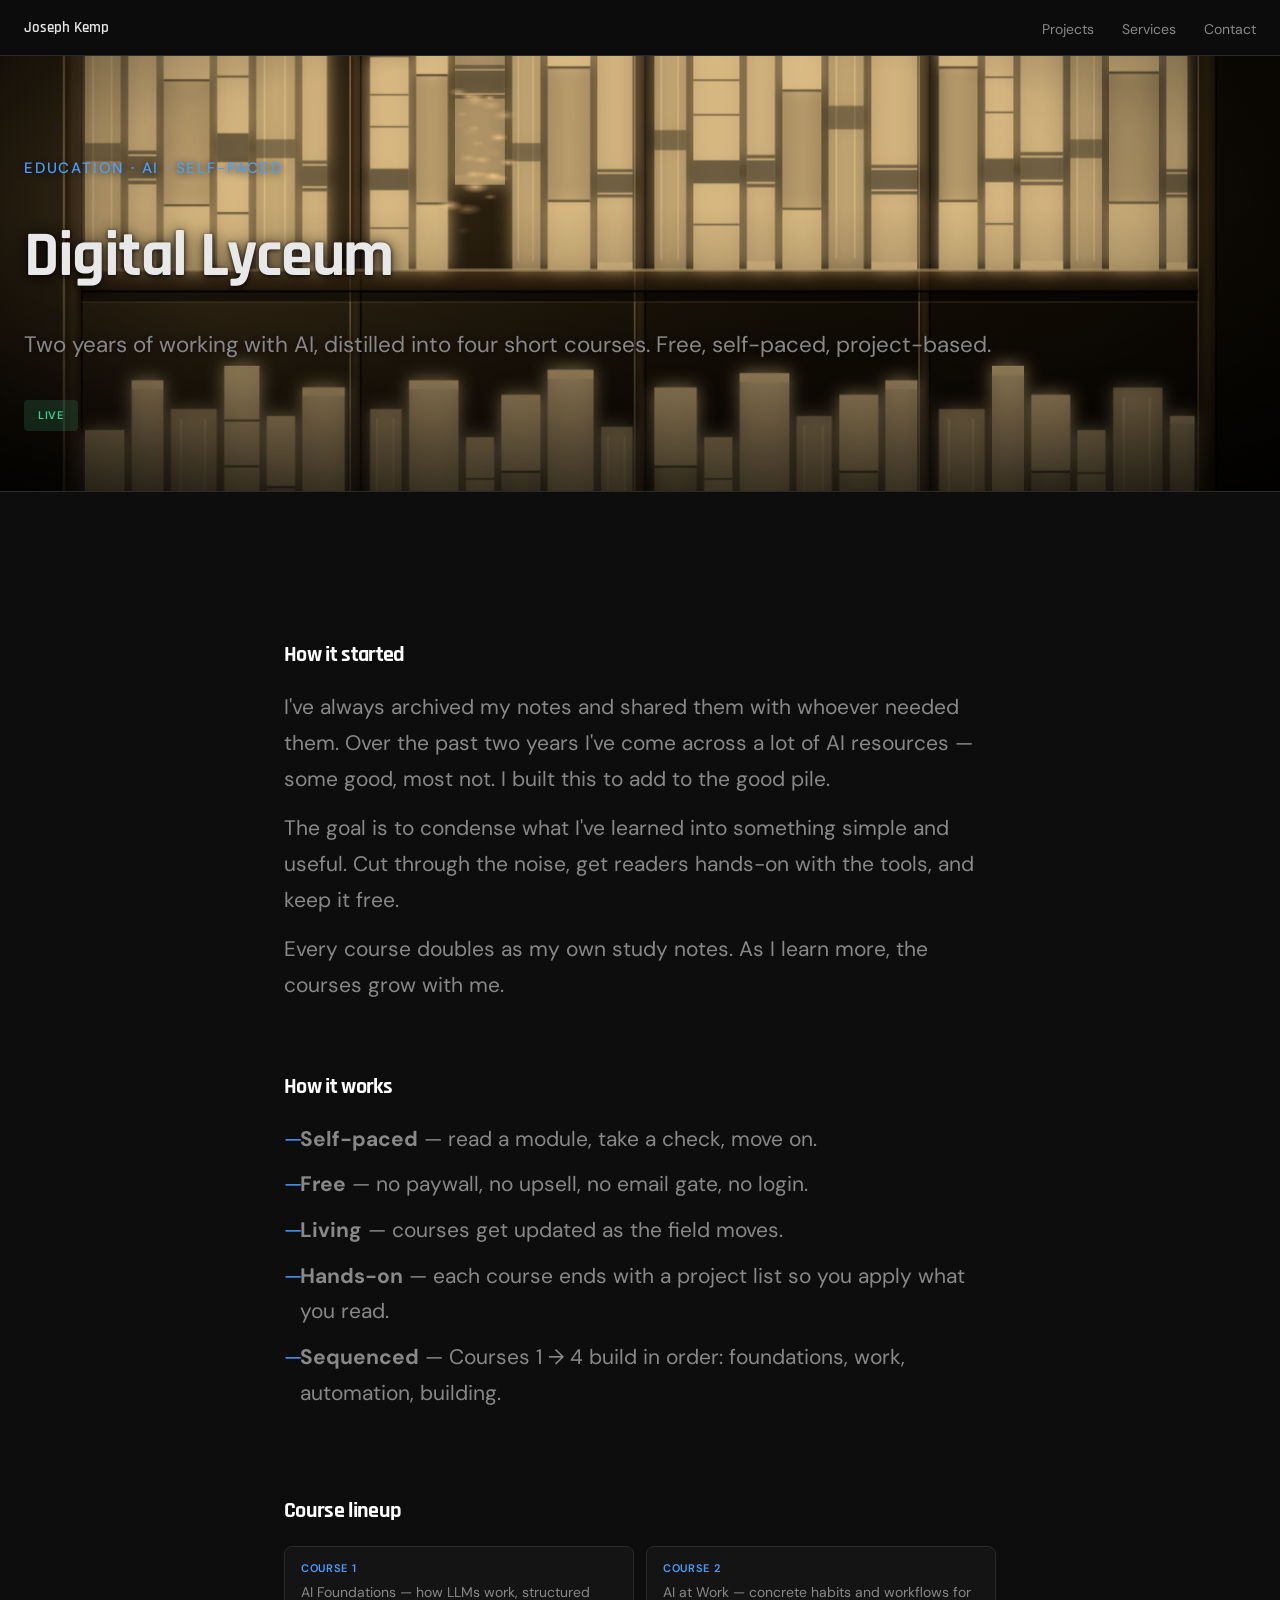
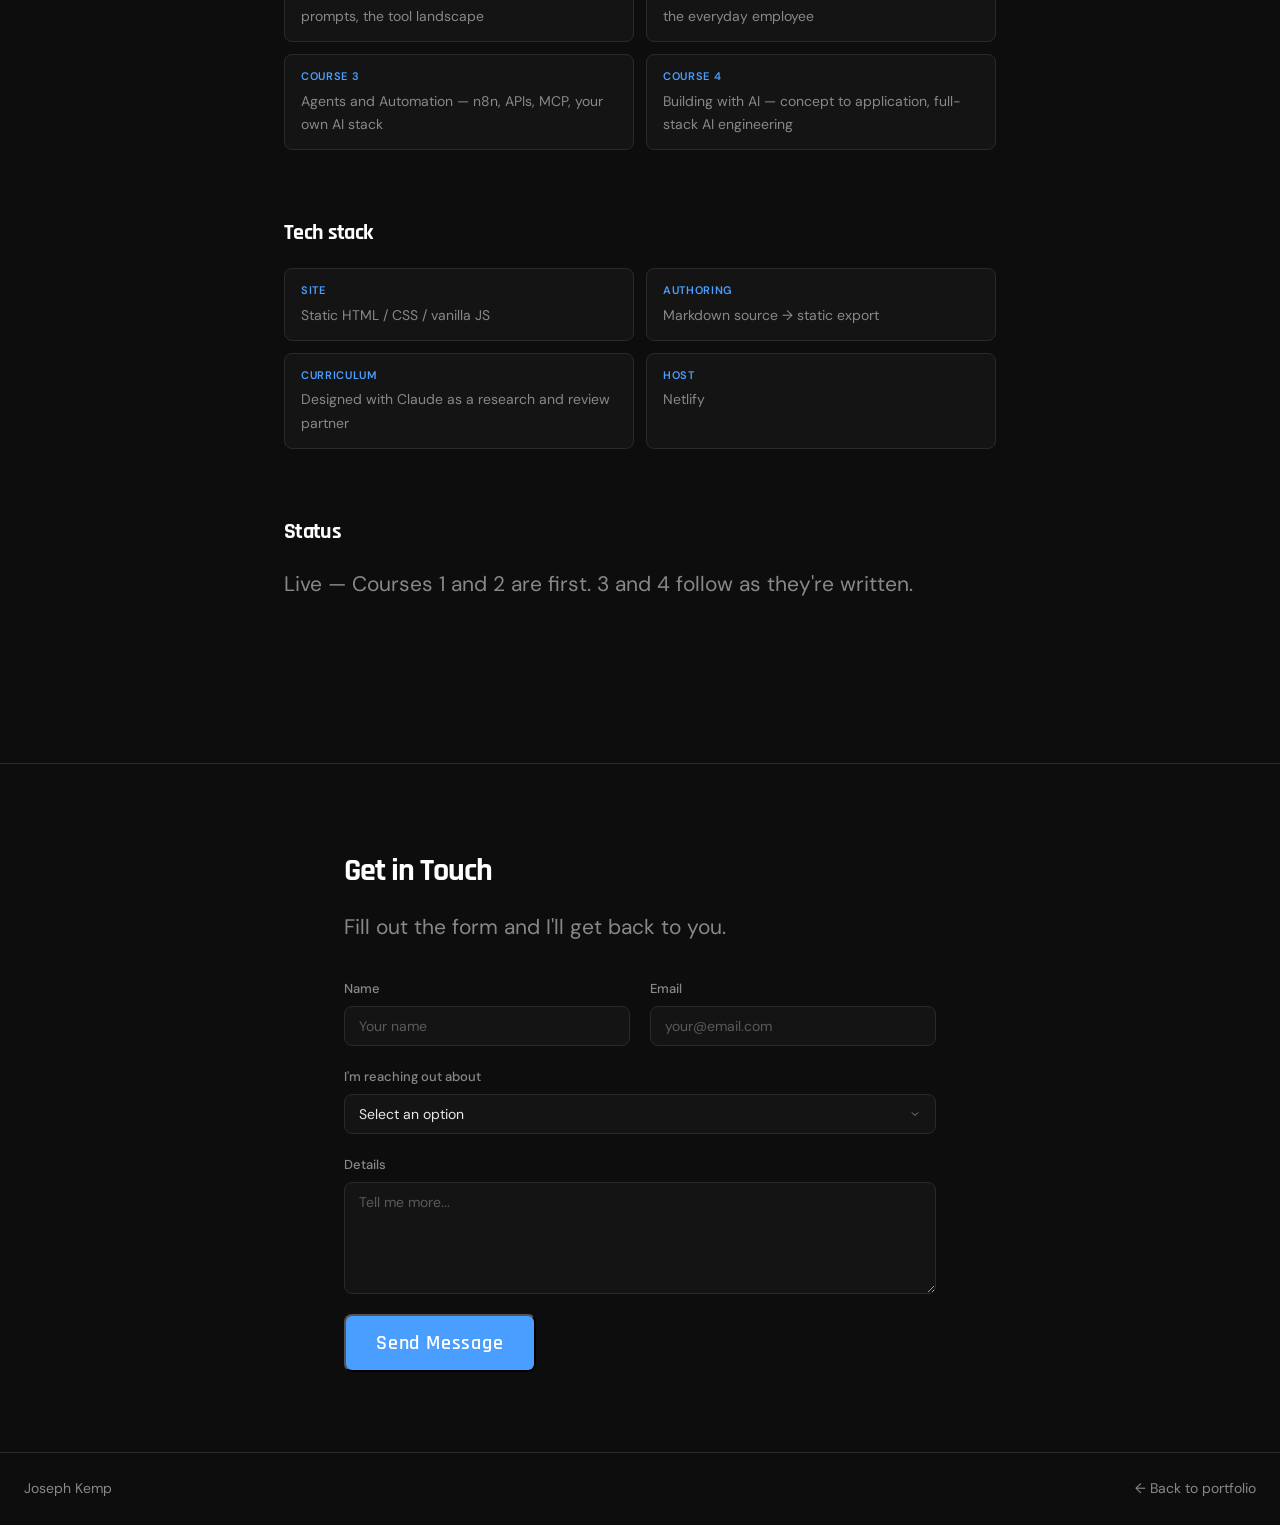
<file: digital-lyceum.html>
<!DOCTYPE html>
<html lang="en">
<head>
  <meta charset="UTF-8" />
  <meta name="viewport" content="width=device-width, initial-scale=1.0" />
  <title>Digital Lyceum</title>
  <link rel="stylesheet" href="style.css" />
</head>
<body>

  <!-- NAV -->
  <nav>
    <div class="container nav-inner">
      <span class="nav-name"><a href="index.html" style="color:inherit;text-decoration:none;">Joseph Kemp</a></span>
      <ul>
        <li><a href="index.html#projects">Projects</a></li>
        <li><a href="index.html#services">Services</a></li>
        <li><a href="index.html#contact">Contact</a></li>
      </ul>
    </div>
  </nav>

  <!-- HERO -->
  <section class="project-hero">
    <div id="lyceum-hero-bg">
      <svg class="lyceum-shelf" viewBox="0 0 360 280" xmlns="http://www.w3.org/2000/svg" preserveAspectRatio="xMidYMid slice">
        <defs>
          <radialGradient id="lyc-h-bg" cx="50%" cy="46%" r="72%">
            <stop offset="0%"   stop-color="#1a1408"/>
            <stop offset="55%"  stop-color="#120d05"/>
            <stop offset="100%" stop-color="#0a0803"/>
          </radialGradient>
          <radialGradient id="lyc-h-bloom" cx="14%" cy="42%" r="55%">
            <stop offset="0%"   stop-color="rgba(232,184,108,0.22)"/>
            <stop offset="55%"  stop-color="rgba(220,160,90,0.06)"/>
            <stop offset="100%" stop-color="rgba(0,0,0,0)"/>
          </radialGradient>
          <radialGradient id="lyc-h-vignette" cx="50%" cy="50%" r="68%">
            <stop offset="50%"  stop-color="#000" stop-opacity="0"/>
            <stop offset="85%"  stop-color="#000" stop-opacity="0.42"/>
            <stop offset="100%" stop-color="#000" stop-opacity="0.78"/>
          </radialGradient>
          <linearGradient id="lyc-h-wood" x1="0" y1="0" x2="0" y2="1">
            <stop offset="0%"   stop-color="rgba(92,66,34,0.75)"/>
            <stop offset="50%"  stop-color="rgba(62,42,20,0.55)"/>
            <stop offset="100%" stop-color="rgba(36,24,10,0.78)"/>
          </linearGradient>
          <linearGradient id="lyc-h-wood-v" x1="0" y1="0" x2="1" y2="0">
            <stop offset="0%"   stop-color="rgba(36,24,10,0.78)"/>
            <stop offset="50%"  stop-color="rgba(72,52,26,0.6)"/>
            <stop offset="100%" stop-color="rgba(36,24,10,0.78)"/>
          </linearGradient>
          <filter id="lyc-h-glow" x="-40%" y="-30%" width="180%" height="160%">
            <feGaussianBlur in="SourceGraphic" stdDeviation="2.6" result="glow"/>
            <feMerge>
              <feMergeNode in="glow"/>
              <feMergeNode in="SourceGraphic"/>
            </feMerge>
          </filter>
          <symbol id="h-spine-a" viewBox="0 0 10 80" preserveAspectRatio="none">
            <rect x="0" y="0" width="10" height="80" fill="#dcbc84" fill-opacity="0.78"/>
            <rect x="0" y="0" width="10" height="2.5" fill="#dcbc84" fill-opacity="0.95"/>
            <rect x="0" y="77.5" width="10" height="2.5" fill="#dcbc84" fill-opacity="0.95"/>
            <rect x="0" y="48" width="10" height="9" fill="#0c0a04" fill-opacity="0.45"/>
            <rect x="0" y="49" width="10" height="0.5" fill="#dcbc84" fill-opacity="0.9"/>
            <rect x="0" y="55.5" width="10" height="0.5" fill="#dcbc84" fill-opacity="0.9"/>
          </symbol>
          <symbol id="h-spine-b" viewBox="0 0 10 80" preserveAspectRatio="none">
            <rect x="0" y="0" width="10" height="80" fill="#dcbc84" fill-opacity="0.55"/>
            <rect x="0" y="0" width="10" height="22" fill="#dcbc84" fill-opacity="0.85"/>
            <rect x="0" y="60" width="10" height="20" fill="#dcbc84" fill-opacity="0.7"/>
            <rect x="0" y="22" width="10" height="0.6" fill="#0c0a04" fill-opacity="0.6"/>
            <rect x="0" y="60" width="10" height="0.6" fill="#0c0a04" fill-opacity="0.6"/>
          </symbol>
          <symbol id="h-spine-c" viewBox="0 0 10 80" preserveAspectRatio="none">
            <rect x="0" y="0" width="10" height="80" fill="#dcbc84" fill-opacity="0.62"/>
            <rect x="2" y="3" width="0.4" height="74" fill="#dcbc84" fill-opacity="0.9"/>
            <rect x="7.2" y="3" width="0.4" height="74" fill="#dcbc84" fill-opacity="0.9"/>
            <rect x="0" y="38" width="10" height="6" fill="#0c0a04" fill-opacity="0.35"/>
          </symbol>
          <symbol id="h-spine-d" viewBox="0 0 10 80" preserveAspectRatio="none">
            <rect x="0" y="0" width="10" height="80" fill="#dcbc84" fill-opacity="0.85"/>
            <rect x="0" y="14" width="10" height="0.5" fill="#0c0a04" fill-opacity="0.55"/>
            <rect x="0" y="26" width="10" height="0.5" fill="#0c0a04" fill-opacity="0.55"/>
            <rect x="0" y="64" width="10" height="0.5" fill="#0c0a04" fill-opacity="0.55"/>
            <rect x="0" y="42" width="10" height="8" fill="#0c0a04" fill-opacity="0.5"/>
          </symbol>
        </defs>

        <rect width="360" height="280" fill="url(#lyc-h-bg)"/>
        <rect width="360" height="280" fill="url(#lyc-h-bloom)"/>

        <rect x="18" y="22" width="324" height="7" fill="url(#lyc-h-wood)"/>
        <line x1="18" y1="22" x2="342" y2="22" stroke="rgba(220,188,132,0.45)" stroke-width="0.7"/>
        <line x1="18" y1="29" x2="342" y2="29" stroke="rgba(0,0,0,0.7)" stroke-width="0.6"/>
        <rect x="18" y="253" width="324" height="7" fill="url(#lyc-h-wood)"/>
        <line x1="18" y1="253" x2="342" y2="253" stroke="rgba(220,188,132,0.32)" stroke-width="0.6"/>
        <line x1="18" y1="260" x2="342" y2="260" stroke="rgba(0,0,0,0.6)" stroke-width="0.5"/>
        <rect x="18" y="22" width="5" height="238" fill="url(#lyc-h-wood-v)"/>
        <line x1="18" y1="22" x2="18" y2="260" stroke="rgba(220,188,132,0.4)" stroke-width="0.7"/>
        <line x1="23" y1="22" x2="23" y2="260" stroke="rgba(0,0,0,0.65)" stroke-width="0.5"/>
        <rect x="337" y="22" width="5" height="238" fill="url(#lyc-h-wood-v)"/>
        <line x1="337" y1="22" x2="337" y2="260" stroke="rgba(220,188,132,0.32)" stroke-width="0.5"/>
        <line x1="342" y1="22" x2="342" y2="260" stroke="rgba(0,0,0,0.65)" stroke-width="0.5"/>

        <g>
          <rect x="98.5" y="29" width="3" height="224" fill="url(#lyc-h-wood-v)"/>
          <line x1="98.5" y1="29" x2="98.5" y2="253" stroke="rgba(220,188,132,0.42)" stroke-width="0.5"/>
          <line x1="101.5" y1="29" x2="101.5" y2="253" stroke="rgba(0,0,0,0.7)" stroke-width="0.5"/>
          <rect x="178.5" y="29" width="3" height="224" fill="url(#lyc-h-wood-v)"/>
          <line x1="178.5" y1="29" x2="178.5" y2="253" stroke="rgba(220,188,132,0.42)" stroke-width="0.5"/>
          <line x1="181.5" y1="29" x2="181.5" y2="253" stroke="rgba(0,0,0,0.7)" stroke-width="0.5"/>
          <rect x="258.5" y="29" width="3" height="224" fill="url(#lyc-h-wood-v)"/>
          <line x1="258.5" y1="29" x2="258.5" y2="253" stroke="rgba(220,188,132,0.42)" stroke-width="0.5"/>
          <line x1="261.5" y1="29" x2="261.5" y2="253" stroke="rgba(0,0,0,0.7)" stroke-width="0.5"/>
        </g>

        <rect x="23" y="139" width="314" height="6" fill="url(#lyc-h-wood)"/>
        <line x1="23" y1="139" x2="337" y2="139" stroke="rgba(220,188,132,0.5)" stroke-width="0.8"/>
        <line x1="23" y1="145" x2="337" y2="145" stroke="rgba(0,0,0,0.8)" stroke-width="0.6"/>
        <rect x="23" y="145" width="314" height="3" fill="rgba(0,0,0,0.45)"/>
        <line x1="23" y1="148" x2="337" y2="148" stroke="rgba(220,188,132,0.16)" stroke-width="0.4"/>

        <g filter="url(#lyc-h-glow)">
          <use href="#h-spine-c" x="24"  y="71"  width="10" height="68"/>
          <use href="#h-spine-a" x="36"  y="55"  width="8"  height="84"/>
          <use href="#h-spine-b" x="46"  y="65"  width="13" height="74"/>
          <use href="#h-spine-d" x="61"  y="58"  width="9"  height="81" class="book-flicker-1"/>
          <use href="#h-spine-c" x="72"  y="69"  width="11" height="70"/>
          <use href="#h-spine-a" x="85"  y="62"  width="7"  height="77"/>
          <use href="#h-spine-d" x="104" y="79"  width="11" height="60"/>
          <use href="#h-spine-b" x="117" y="63"  width="9"  height="76"/>
          <use href="#h-spine-a" x="128" y="55"  width="14" height="84" data-pull="1" data-shelf="top"/>
          <use href="#h-spine-c" x="144" y="71"  width="8"  height="68"/>
          <use href="#h-spine-b" x="154" y="60"  width="12" height="79"/>
          <use href="#h-spine-a" x="168" y="68"  width="10" height="71"/>
          <use href="#h-spine-c" x="184" y="64"  width="9"  height="75"/>
          <use href="#h-spine-d" x="195" y="74"  width="13" height="65" class="book-flicker-2"/>
          <use href="#h-spine-a" x="210" y="58"  width="8"  height="81"/>
          <use href="#h-spine-b" x="220" y="69"  width="11" height="70"/>
          <use href="#h-spine-c" x="233" y="51"  width="10" height="88"/>
          <use href="#h-spine-a" x="245" y="65"  width="13" height="74"/>
          <use href="#h-spine-b" x="264" y="60"  width="11" height="79"/>
          <use href="#h-spine-d" x="277" y="73"  width="8"  height="66"/>
          <use href="#h-spine-a" x="287" y="56"  width="12" height="83"/>
          <use href="#h-spine-c" x="301" y="69"  width="9"  height="70"/>
          <use href="#h-spine-b" x="312" y="62"  width="14" height="77" data-pull="2" data-shelf="top"/>
          <use href="#h-spine-a" x="328" y="68"  width="6"  height="71"/>

          <use href="#h-spine-b" x="24"  y="184" width="11" height="68"/>
          <use href="#h-spine-a" x="37"  y="170" width="9"  height="82"/>
          <use href="#h-spine-c" x="48"  y="178" width="13" height="74"/>
          <use href="#h-spine-d" x="63"  y="166" width="10" height="86"/>
          <use href="#h-spine-b" x="75"  y="180" width="8"  height="72"/>
          <use href="#h-spine-a" x="85"  y="172" width="12" height="80"/>
          <use href="#h-spine-c" x="104" y="178" width="9"  height="74"/>
          <use href="#h-spine-a" x="115" y="170" width="14" height="82"/>
          <use href="#h-spine-d" x="131" y="186" width="8"  height="66" class="book-flicker-3"/>
          <use href="#h-spine-b" x="141" y="174" width="11" height="78"/>
          <use href="#h-spine-a" x="154" y="167" width="13" height="85"/>
          <use href="#h-spine-c" x="169" y="183" width="9"  height="69"/>
          <use href="#h-spine-b" x="184" y="172" width="12" height="80"/>
          <use href="#h-spine-d" x="198" y="186" width="8"  height="66"/>
          <use href="#h-spine-a" x="208" y="168" width="14" height="84"/>
          <use href="#h-spine-c" x="224" y="180" width="10" height="72"/>
          <use href="#h-spine-b" x="236" y="174" width="11" height="78"/>
          <use href="#h-spine-a" x="249" y="170" width="9"  height="82"/>
          <use href="#h-spine-c" x="264" y="178" width="13" height="74"/>
          <use href="#h-spine-a" x="279" y="166" width="9"  height="86" data-pull="3" data-shelf="bottom"/>
          <use href="#h-spine-b" x="290" y="174" width="11" height="78"/>
          <use href="#h-spine-d" x="303" y="184" width="8"  height="68"/>
          <use href="#h-spine-c" x="313" y="172" width="14" height="80"/>
          <use href="#h-spine-a" x="329" y="180" width="7"  height="72"/>
        </g>

        <rect x="23" y="249" width="314" height="4" fill="url(#lyc-h-wood)"/>
        <line x1="23" y1="249" x2="337" y2="249" stroke="rgba(220,188,132,0.4)" stroke-width="0.6"/>
        <line x1="23" y1="253" x2="337" y2="253" stroke="rgba(0,0,0,0.7)" stroke-width="0.5"/>

        <g fill="rgba(232,200,150,0.25)">
          <circle cx="58" cy="40" r="0.6"/>
          <circle cx="142" cy="32" r="0.5"/>
          <circle cx="225" cy="44" r="0.6"/>
          <circle cx="298" cy="36" r="0.5"/>
        </g>

        <rect width="360" height="280" fill="url(#lyc-h-vignette)" pointer-events="none"/>
      </svg>
    </div>
    <canvas id="lyceum-hero-particles"></canvas>
    <div class="lyceum-hero-vignette"></div>
    <div class="project-hero-overlay"></div>
    <div class="container project-hero-content">
      <p class="hero-label">Education · AI · Self-Paced</p>
      <h1>Digital Lyceum</h1>
      <p class="hero-sub">Two years of working with AI, distilled into four short courses. Free, self-paced, project-based.</p>
      <div class="hero-ctas">
        <span class="badge-inline live">Live</span>
      </div>
    </div>
  </section>

  <!-- LYCEUM HERO BACKGROUND ENGINE -->
  <script>
(function () {
  const root = document.querySelector('.project-hero');
  if (!root) return;
  const svg = root.querySelector('#lyceum-hero-bg svg');
  const canvas = document.getElementById('lyceum-hero-particles');
  if (!svg || !canvas) return;
  const ctx = canvas.getContext('2d');
  const reduce = window.matchMedia &&
    window.matchMedia('(prefers-reduced-motion: reduce)').matches;

  const VB_W = 360, VB_H = 280;
  const SHELF_TOP_Y = 139, SHELF_BOTTOM_Y = 252;
  const LIFT_PX = 22;
  const STAGGER = 1.4;
  const CYCLE = { lift: 1.0, dissolve: 0.9, empty: 1.4, rain: 1.4, reform: 0.5 };
  const TOTAL = CYCLE.lift + CYCLE.dissolve + CYCLE.empty + CYCLE.rain + CYCLE.reform;

  const books = Array.from(svg.querySelectorAll('use[data-pull]')).map((el, i) => {
    const x = parseFloat(el.getAttribute('x'));
    const y = parseFloat(el.getAttribute('y'));
    const w = parseFloat(el.getAttribute('width'));
    const h = parseFloat(el.getAttribute('height'));
    const shelfY = el.getAttribute('data-shelf') === 'top' ? SHELF_TOP_Y : SHELF_BOTTOM_Y;
    el.style.transformBox = 'fill-box';
    el.style.transformOrigin = 'center bottom';
    el.style.willChange = 'transform, opacity';
    return { el, x, y, w, h, shelfY, delay: i * STAGGER };
  });

  const particles = [];
  const MAX = 1500;

  function emitDissolve(b, intensity) {
    const want = Math.floor(8 * intensity);
    for (let i = 0; i < want; i++) {
      particles.push({
        kind: 'rise',
        x: b.x + Math.random() * b.w,
        y: b.y + Math.random() * b.h,
        vx: (Math.random() - 0.5) * 0.4,
        vy: -0.6 - Math.random() * 0.9,
        life: 0, max: 1.4 + Math.random() * 0.8,
        r: 0.5 + Math.random() * 0.7,
        a: 0.55 + Math.random() * 0.35,
      });
    }
  }
  function emitRain(b, progress) {
    for (let i = 0; i < 6; i++) {
      particles.push({
        kind: 'fall',
        x: b.x + Math.random() * b.w,
        y: b.y - 30 - Math.random() * 40,
        vx: (Math.random() - 0.5) * 0.15,
        vy: 0.9 + Math.random() * 0.7,
        life: 0, max: 1.6,
        r: 0.5 + Math.random() * 0.6,
        a: 0.6 + Math.random() * 0.3,
        targetY: b.shelfY - Math.random() * b.h * progress,
      });
    }
  }
  function tickParticles(dt) {
    for (let i = particles.length - 1; i >= 0; i--) {
      const p = particles[i];
      p.life += dt;
      if (p.kind === 'rise') {
        p.vy -= 0.02 * dt * 60;
        p.x += p.vx * dt * 60;
        p.y += p.vy * dt * 60;
      } else {
        p.x += p.vx * dt * 60;
        p.y += p.vy * dt * 60;
        if (p.y >= p.targetY) {
          p.y = p.targetY; p.vy = 0; p.vx = 0;
          p.life = Math.max(p.life, p.max - 0.4);
        }
      }
      if (p.life >= p.max ||
          p.y < -20 || p.y > VB_H + 20 ||
          p.x < -20 || p.x > VB_W + 20) {
        particles.splice(i, 1);
      }
    }
    if (particles.length > MAX) particles.splice(0, particles.length - MAX);
  }
  function drawParticles() {
    const rect = canvas.getBoundingClientRect();
    const sx = rect.width / VB_W, sy = rect.height / VB_H;
    const dpr = canvas._dpr || 1;
    ctx.setTransform(dpr * sx, 0, 0, dpr * sy, 0, 0);
    ctx.clearRect(0, 0, VB_W, VB_H);
    for (const p of particles) {
      const t = p.life / p.max;
      let alpha = p.a;
      if (p.kind === 'rise') {
        alpha *= (t < 0.15) ? (t / 0.15) : (1 - (t - 0.15) / 0.85);
      } else {
        alpha *= (t < 0.1) ? (t / 0.1) :
                 (t > 0.7) ? (1 - (t - 0.7) / 0.3) : 1;
      }
      if (alpha <= 0) continue;
      const grad = ctx.createRadialGradient(p.x, p.y, 0, p.x, p.y, p.r * 3.5);
      grad.addColorStop(0,   `rgba(240, 208, 150, ${alpha})`);
      grad.addColorStop(0.5, `rgba(232, 188, 130, ${alpha * 0.5})`);
      grad.addColorStop(1,   `rgba(220, 160, 90, 0)`);
      ctx.fillStyle = grad;
      ctx.beginPath();
      ctx.arc(p.x, p.y, p.r * 3.5, 0, Math.PI * 2);
      ctx.fill();
    }
    ctx.setTransform(1, 0, 0, 1, 0, 0);
  }
  const easeOut = t => 1 - Math.pow(1 - t, 3);
  const easeInOut = t => t < 0.5 ? 2*t*t : 1 - Math.pow(-2*t+2, 2)/2;

  function updateBook(book, t) {
    let phase = '', local = 0;
    if (t < CYCLE.lift) { phase = 'lift'; local = t / CYCLE.lift; }
    else if (t < CYCLE.lift + CYCLE.dissolve) {
      phase = 'dissolve'; local = (t - CYCLE.lift) / CYCLE.dissolve;
    } else if (t < CYCLE.lift + CYCLE.dissolve + CYCLE.empty) {
      phase = 'empty'; local = (t - CYCLE.lift - CYCLE.dissolve) / CYCLE.empty;
    } else if (t < CYCLE.lift + CYCLE.dissolve + CYCLE.empty + CYCLE.rain) {
      phase = 'rain'; local = (t - CYCLE.lift - CYCLE.dissolve - CYCLE.empty) / CYCLE.rain;
    } else {
      phase = 'reform'; local = (t - CYCLE.lift - CYCLE.dissolve - CYCLE.empty - CYCLE.rain) / CYCLE.reform;
    }
    let translateY = 0, opacity = 1;
    if (phase === 'lift') {
      translateY = -LIFT_PX * easeOut(local);
    } else if (phase === 'dissolve') {
      translateY = -LIFT_PX - 6 * local;
      opacity = 1 - local;
      emitDissolve({ x: book.x, y: book.y + translateY, w: book.w, h: book.h }, Math.sin(local * Math.PI));
    } else if (phase === 'empty') {
      opacity = 0;
    } else if (phase === 'rain') {
      opacity = 0;
      emitRain(book, local);
    } else if (phase === 'reform') {
      opacity = easeInOut(local);
    }
    book.el.style.transform = `translateY(${translateY}px)`;
    book.el.style.opacity = String(opacity);
  }

  function resize() {
    const rect = canvas.getBoundingClientRect();
    const dpr = Math.min(window.devicePixelRatio || 1, 2);
    canvas._dpr = dpr;
    canvas.width = Math.round(rect.width * dpr);
    canvas.height = Math.round(rect.height * dpr);
  }

  if (reduce) return;

  let last = performance.now(), elapsed = 0;
  function frame(now) {
    const dt = Math.min(0.05, (now - last) / 1000);
    last = now; elapsed += dt;
    for (const book of books) {
      const t = ((elapsed - book.delay) % TOTAL + TOTAL) % TOTAL;
      if (elapsed < book.delay) {
        book.el.style.transform = 'translateY(0)';
        book.el.style.opacity = '1';
        continue;
      }
      updateBook(book, t);
    }
    tickParticles(dt);
    drawParticles();
    requestAnimationFrame(frame);
  }
  window.addEventListener('resize', resize);
  resize();
  requestAnimationFrame(frame);
})();
  </script>

  <!-- CONTENT -->
  <section>
    <div class="container project-content">
      <div class="project-section">
        <h2>How it started</h2>
        <p>I've always archived my notes and shared them with whoever needed them. Over the past two years I've come across a lot of AI resources — some good, most not. I built this to add to the good pile.</p>
        <p>The goal is to condense what I've learned into something simple and useful. Cut through the noise, get readers hands-on with the tools, and keep it free.</p>
        <p>Every course doubles as my own study notes. As I learn more, the courses grow with me.</p>
      </div>

      <div class="project-section">
        <h2>How it works</h2>
        <ul class="project-list">
          <li><strong>Self-paced</strong> — read a module, take a check, move on.</li>
          <li><strong>Free</strong> — no paywall, no upsell, no email gate, no login.</li>
          <li><strong>Living</strong> — courses get updated as the field moves.</li>
          <li><strong>Hands-on</strong> — each course ends with a project list so you apply what you read.</li>
          <li><strong>Sequenced</strong> — Courses 1 → 4 build in order: foundations, work, automation, building.</li>
        </ul>
      </div>

      <div class="project-section">
        <h2>Course lineup</h2>
        <div class="stack-grid">
          <div class="stack-item"><span class="stack-label">Course 1</span><span>AI Foundations — how LLMs work, structured prompts, the tool landscape</span></div>
          <div class="stack-item"><span class="stack-label">Course 2</span><span>AI at Work — concrete habits and workflows for the everyday employee</span></div>
          <div class="stack-item"><span class="stack-label">Course 3</span><span>Agents and Automation — n8n, APIs, MCP, your own AI stack</span></div>
          <div class="stack-item"><span class="stack-label">Course 4</span><span>Building with AI — concept to application, full-stack AI engineering</span></div>
        </div>
      </div>

      <div class="project-section">
        <h2>Tech stack</h2>
        <div class="stack-grid">
          <div class="stack-item"><span class="stack-label">Site</span><span>Static HTML / CSS / vanilla JS</span></div>
          <div class="stack-item"><span class="stack-label">Authoring</span><span>Markdown source → static export</span></div>
          <div class="stack-item"><span class="stack-label">Curriculum</span><span>Designed with Claude as a research and review partner</span></div>
          <div class="stack-item"><span class="stack-label">Host</span><span>Netlify</span></div>
        </div>
      </div>

      <div class="project-section">
        <h2>Status</h2>
        <p>Live — Courses 1 and 2 are first. 3 and 4 follow as they're written.</p>
      </div>
    </div>
  </section>

  <!-- CONTACT -->
  <section id="contact" style="border-top: 1px solid var(--border);">
    <div class="container contact-container">
      <h2>Get in Touch</h2>
      <p>Fill out the form and I'll get back to you.</p>
      <form class="contact-form" name="contact" method="POST" data-netlify="true">
        <input type="hidden" name="form-name" value="contact" />
        <input type="hidden" name="page" value="digital-lyceum" />
        <div class="form-row">
          <div class="form-group">
            <label for="name">Name</label>
            <input type="text" id="name" name="name" placeholder="Your name" required />
          </div>
          <div class="form-group">
            <label for="email">Email</label>
            <input type="email" id="email" name="email" placeholder="your@email.com" required />
          </div>
        </div>
        <div class="form-group">
          <label for="subject">I'm reaching out about</label>
          <select id="subject" name="subject" required>
            <option value="" disabled selected>Select an option</option>
            <option value="course-feedback">Course feedback</option>
            <option value="ai-build">Custom AI build</option>
            <option value="consulting">AI/Automation consulting</option>
            <option value="other">Something else</option>
          </select>
        </div>
        <div class="form-group">
          <label for="message">Details</label>
          <textarea id="message" name="message" rows="5" placeholder="Tell me more..." required></textarea>
        </div>
        <button type="submit" class="btn btn-primary">Send Message</button>
      </form>
    </div>
  </section>

  <!-- FOOTER -->
  <footer>
    <div class="container footer-inner">
      <span class="footer-name">Joseph Kemp</span>
      <div class="footer-links">
        <a href="index.html">← Back to portfolio</a>
      </div>
    </div>
  </footer>

</body>
</html>
</file>
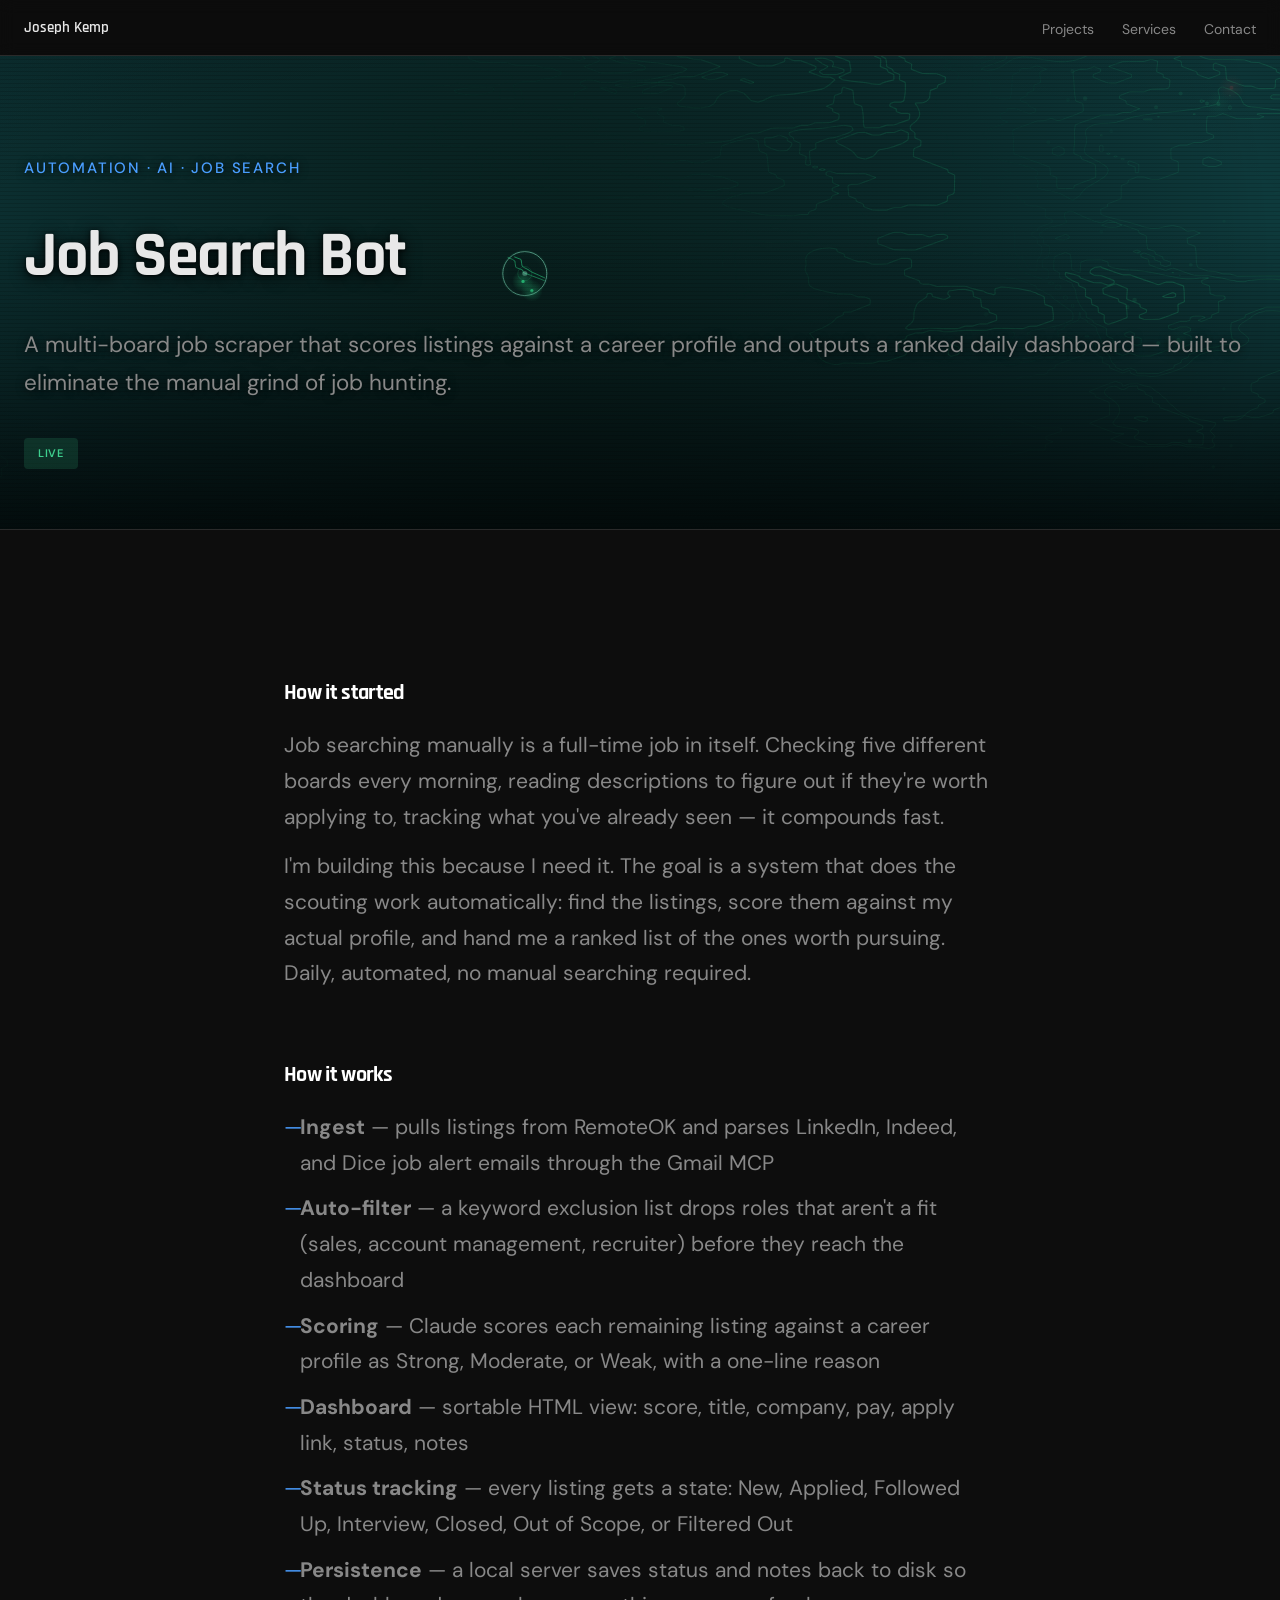
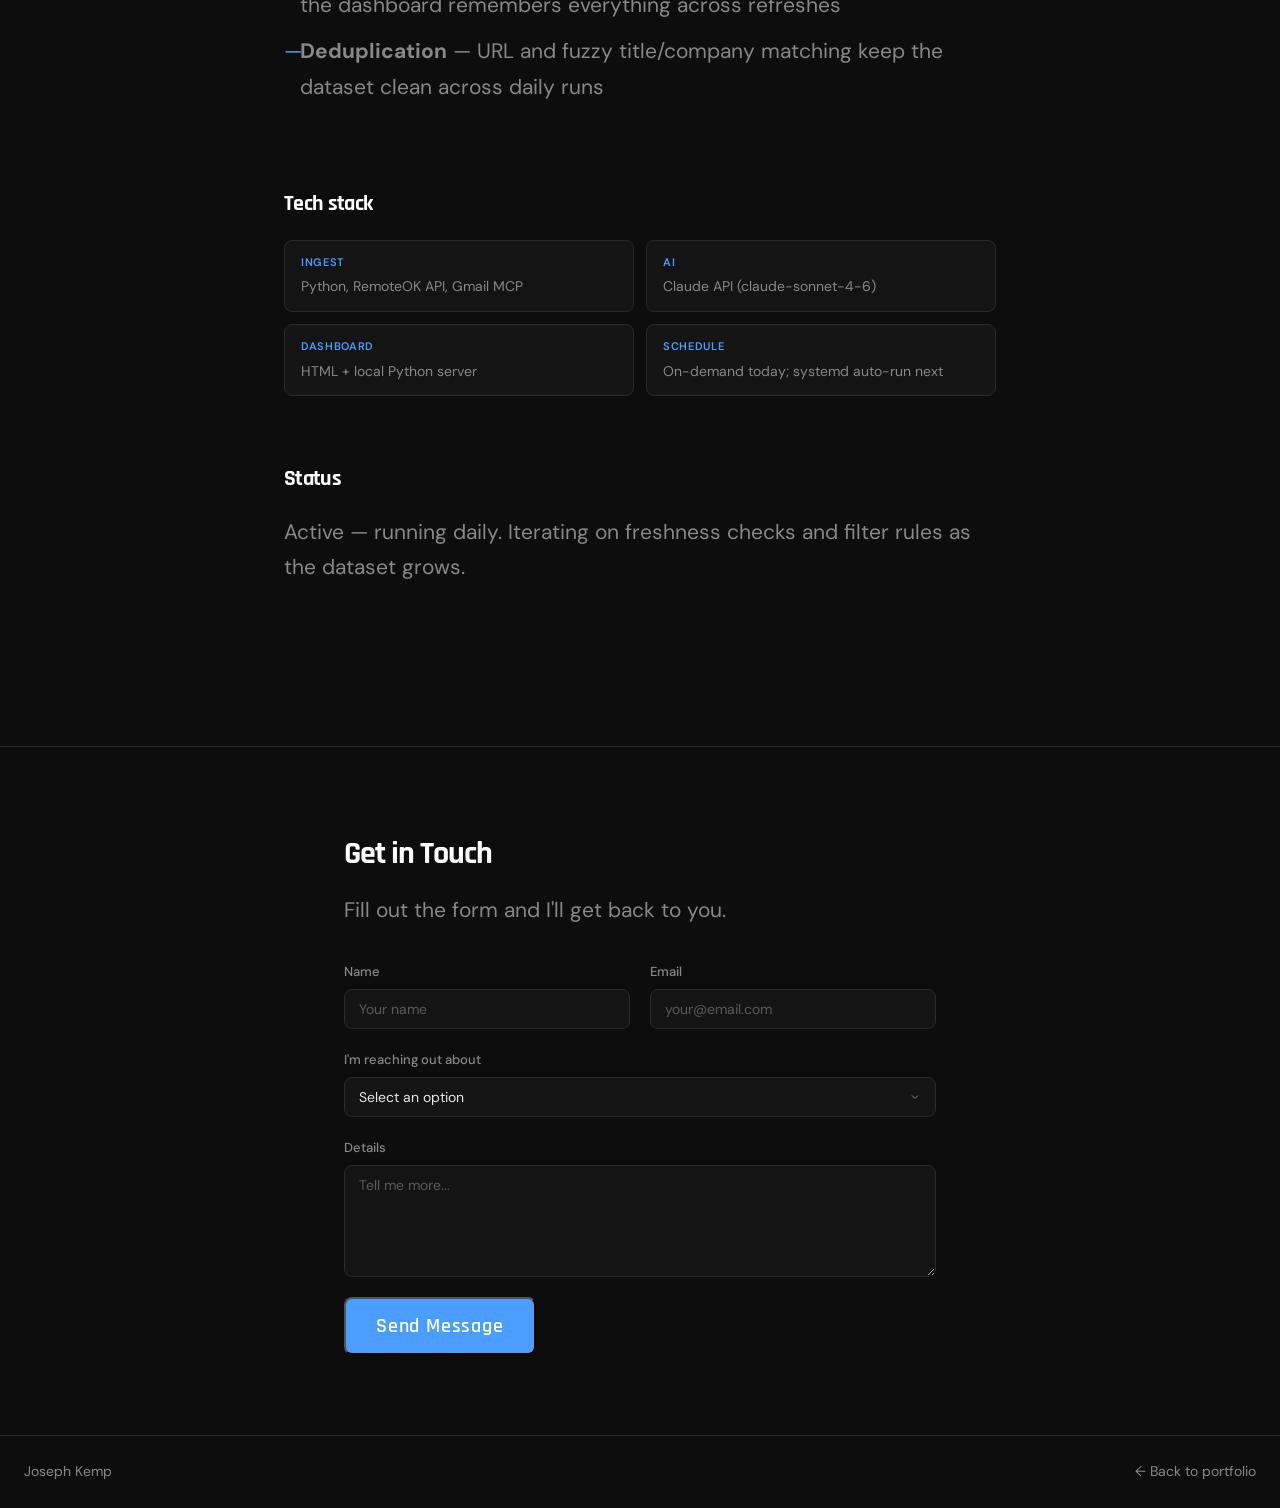
<file: job-search-bot.html>
<!DOCTYPE html>
<html lang="en">
<head>
  <meta charset="UTF-8" />
  <meta name="viewport" content="width=device-width, initial-scale=1.0" />
  <title>Job Search Bot</title>
  <link rel="stylesheet" href="style.css" />
  <script data-goatcounter="https://josephkempdev.goatcounter.com/count"
          async src="//gc.zgo.at/count.js"></script>
</head>
<body>

  <!-- NAV -->
  <nav>
    <div class="container nav-inner">
      <span class="nav-name"><a href="index.html" style="color:inherit;text-decoration:none;">Joseph Kemp</a></span>
      <ul>
        <li><a href="index.html#projects">Projects</a></li>
        <li><a href="index.html#services">Services</a></li>
        <li><a href="index.html#contact">Contact</a></li>
      </ul>
    </div>
  </nav>

  <!-- HERO -->
  <section class="project-hero">
    <canvas id="jsb-hero-bg"></canvas>
    <div class="jsb-hero-scanlines"></div>
    <div class="jsb-hero-vignette"></div>
    <div class="project-hero-overlay"></div>
    <div class="container project-hero-content">
      <p class="hero-label">Automation · AI · Job Search</p>
      <h1>Job Search Bot</h1>
      <p class="hero-sub">A multi-board job scraper that scores listings against a career profile and outputs a ranked daily dashboard — built to eliminate the manual grind of job hunting.</p>
      <div class="hero-ctas">
        <span class="badge-inline live">Live</span>
      </div>
    </div>
  </section>

  <!-- JSB HERO BACKGROUND ENGINE -->
  <script>
/* ═══════════════════════════════════════════════════════════════════
   JOB SEARCH BOT — LIDAR TERRAIN HERO BACKGROUND
   Aerial sonar scan revealing procedural canyon terrain.
   ═══════════════════════════════════════════════════════════════════ */
(function () {

  const GRID_RES       = 180;
  const NUM_LEVELS     = 16;
  const PULSE_DURATION = 6200;
  const CLOUD_COUNT    = 200;
  const GREEN          = [50, 238, 150];
  const GREEN_LEAD     = [148, 255, 218];

  function g(a)  { return `rgba(${GREEN[0]},${GREEN[1]},${GREEN[2]},${Math.max(0,a)})`; }
  function gl(a) { return `rgba(${GREEN_LEAD[0]},${GREEN_LEAD[1]},${GREEN_LEAD[2]},${Math.max(0,a)})`; }

  const canvas = document.getElementById('jsb-hero-bg');
  const ctx    = canvas.getContext('2d');
  let W, H, maxRadius, pulseSource, pulseSpeed;
  let segments = [], cloudPoints = [];
  let pulseAge = 0;

  function fbm(x, y) {
    let h = 0, amp = 0.5, fx = x, fy = y;
    h += amp * Math.sin(fx*2.1+fy*1.3) * Math.cos(fx*1.7-fy*2.4); amp *= 0.52; fx*=2.1; fy*=2.1;
    h += amp * Math.sin(fx*2.1+fy*1.3) * Math.cos(fx*1.7-fy*2.4); amp *= 0.52; fx*=2.1; fy*=2.1;
    h += amp * Math.sin(fx*2.1+fy*1.3) * Math.cos(fx*1.7-fy*2.4); amp *= 0.52; fx*=2.1; fy*=2.1;
    h += amp * Math.sin(fx*2.1+fy*1.3) * Math.cos(fx*1.7-fy*2.4); amp *= 0.52; fx*=2.1; fy*=2.1;
    h += amp * Math.sin(fx*2.1+fy*1.3) * Math.cos(fx*1.7-fy*2.4);
    return h;
  }

  function terrainHeight(nx, ny) {
    const dx = 0.55 * fbm(nx * 1.4 + 1.7, ny * 1.4 + 9.2);
    const dy = 0.55 * fbm(nx * 1.4 + 8.3, ny * 1.4 + 2.8);
    let h = fbm(nx + dx, ny + dy);
    const steps = 7;
    const stepped = Math.round(h * steps) / steps;
    h = h * 0.35 + stepped * 0.65;
    const rt = nx * 0.9 - ny * 0.55 + 0.08;
    h -= 0.55 * Math.exp(-rt * rt * 10);
    const rt2 = nx * 0.4 + ny * 0.7 - 0.5;
    h -= 0.25 * Math.exp(-rt2 * rt2 * 18);
    return h;
  }

  const MS = [
    [],[[3,2]],[[1,2]],[[3,1]],[[0,1]],[[0,3],[1,2]],[[0,2]],[[0,3]],
    [[0,3]],[[0,2]],[[0,1],[2,3]],[[0,1]],[[3,1]],[[1,2]],[[3,2]],[],
  ];

  function edgePt(e, h00, h10, h11, h01, x0, y0, x1, y1, thr) {
    let ha, hb, ax, ay, bx, by;
    switch(e) {
      case 0: ha=h00;hb=h10;ax=x0;ay=y0;bx=x1;by=y0;break;
      case 1: ha=h10;hb=h11;ax=x1;ay=y0;bx=x1;by=y1;break;
      case 2: ha=h01;hb=h11;ax=x0;ay=y1;bx=x1;by=y1;break;
      case 3: ha=h00;hb=h01;ax=x0;ay=y0;bx=x0;by=y1;break;
    }
    const t = Math.max(0, Math.min(1, (thr - ha) / (hb - ha)));
    return [ax + t*(bx-ax), ay + t*(by-ay)];
  }

  function generateTerrain() {
    segments    = [];
    cloudPoints = [];
    const G = GRID_RES;
    const H_field = new Float32Array(G * G);
    let hMin = Infinity, hMax = -Infinity;
    for (let yi = 0; yi < G; yi++) {
      for (let xi = 0; xi < G; xi++) {
        const h = terrainHeight(xi/(G-1), yi/(G-1));
        H_field[yi*G + xi] = h;
        if (h < hMin) hMin = h;
        if (h > hMax) hMax = h;
      }
    }
    const hRange = hMax - hMin || 1;
    for (let i = 0; i < H_field.length; i++) H_field[i] = (H_field[i] - hMin) / hRange;
    const cW = W / (G-1), cH = H / (G-1);
    for (let li = 0; li < NUM_LEVELS; li++) {
      const thr   = (li + 0.5) / NUM_LEVELS;
      const depth = li / (NUM_LEVELS - 1);
      for (let yi = 0; yi < G-1; yi++) {
        for (let xi = 0; xi < G-1; xi++) {
          const h00 = H_field[yi*G + xi], h10 = H_field[yi*G + xi+1];
          const h11 = H_field[(yi+1)*G + xi+1], h01 = H_field[(yi+1)*G + xi];
          const cas = (h00>thr?8:0)|(h10>thr?4:0)|(h11>thr?2:0)|(h01>thr?1:0);
          const pairs = MS[cas];
          if (!pairs.length) continue;
          const x0=xi*cW, y0=yi*cH, x1=x0+cW, y1=y0+cH;
          for (const [e1,e2] of pairs) {
            const [ax,ay] = edgePt(e1, h00,h10,h11,h01, x0,y0,x1,y1, thr);
            const [bx,by] = edgePt(e2, h00,h10,h11,h01, x0,y0,x1,y1, thr);
            const mx=(ax+bx)*0.5, my=(ay+by)*0.5;
            const dist = Math.hypot(mx-pulseSource.x, my-pulseSource.y);
            segments.push({ x1:ax,y1:ay,x2:bx,y2:by, dist, depth });
          }
        }
      }
    }
    let attempts = 0;
    while (cloudPoints.length < CLOUD_COUNT && attempts < CLOUD_COUNT * 6) {
      attempts++;
      const x = W * (0.03 + Math.random() * 0.94), y = H * (0.03 + Math.random() * 0.94);
      const normH = (terrainHeight(x/W, y/H) - hMin) / hRange;
      if (Math.random() > normH + 0.25) continue;
      cloudPoints.push({ x, y, dist: Math.hypot(x-pulseSource.x, y-pulseSource.y),
        size: 0.8 + normH * 2.8, brightness: 0.5 + normH * 0.5, depth: normH,
        anomaly: Math.random() < 0.05 });
    }
  }

  function litAlpha(dist, age, fadeDuration) {
    const cycleAge = age % PULSE_DURATION;
    const passTime = dist / pulseSpeed;
    const cur = cycleAge >= passTime ? Math.max(0, 1 - (cycleAge - passTime) / fadeDuration) : 0;
    const prevElapsed = cycleAge + PULSE_DURATION - passTime;
    const prev = prevElapsed >= 0 ? Math.max(0, 1 - prevElapsed / fadeDuration) : 0;
    return Math.max(cur, prev);
  }

  function pulseRadius(age) { return pulseSpeed * (age % PULSE_DURATION); }

  function drawBackground() {
    ctx.fillStyle = '#0e3a3c';
    ctx.fillRect(0, 0, W, H);
    const rd = ctx.createRadialGradient(pulseSource.x, pulseSource.y, 0, pulseSource.x, pulseSource.y, maxRadius * 0.55);
    rd.addColorStop(0, 'rgba(6,22,18,0.7)'); rd.addColorStop(0.5, 'rgba(4,14,12,0.4)'); rd.addColorStop(1, 'rgba(0,0,0,0)');
    ctx.fillStyle = rd; ctx.fillRect(0, 0, W, H);
  }

  function drawContours(age) {
    for (const seg of segments) {
      const fade = seg.depth < 0.25 ? 1800 : seg.depth < 0.55 ? 3000 : seg.depth < 0.80 ? 4200 : 5500;
      const lit   = litAlpha(seg.dist, age, fade);
      const base  = seg.depth > 0.72 ? 0.014 : 0;
      const alpha = base + lit * (0.28 + seg.depth * 0.52);
      if (alpha < 0.005) continue;
      const haze = Math.max(0.25, 1 - seg.dist / maxRadius * 0.55);
      ctx.strokeStyle = g(alpha * haze);
      ctx.lineWidth   = 0.35 + seg.depth * 1.0;
      ctx.beginPath(); ctx.moveTo(seg.x1, seg.y1); ctx.lineTo(seg.x2, seg.y2); ctx.stroke();
    }
  }

  function drawPointCloud(age) {
    for (const pt of cloudPoints) {
      const fade  = 1800 + pt.depth * 3000;
      const lit   = litAlpha(pt.dist, age, fade);
      const alpha = lit * pt.brightness * 0.95;
      if (alpha < 0.008) continue;
      const haze  = Math.max(0.25, 1 - pt.dist / maxRadius * 0.45);
      const a     = alpha * haze;
      const isRed = pt.anomaly;
      const fill  = isRed ? `rgba(255,80,80,${Math.max(0,a)})` : g(a);
      const glowFn = isRed ? (ga) => `rgba(255,80,80,${Math.max(0,ga)})` : (ga) => g(ga);
      if (lit > 0.18) {
        const glow = ctx.createRadialGradient(pt.x, pt.y, 0, pt.x, pt.y, pt.size * 5);
        glow.addColorStop(0, glowFn(a * (isRed ? 0.6 : 0.45))); glow.addColorStop(1, glowFn(0));
        ctx.fillStyle = glow; ctx.beginPath(); ctx.arc(pt.x, pt.y, pt.size * 5, 0, Math.PI * 2); ctx.fill();
      }
      ctx.fillStyle = fill; ctx.beginPath(); ctx.arc(pt.x, pt.y, pt.size * 0.75, 0, Math.PI * 2); ctx.fill();
    }
  }

  function drawPulseRing(age) {
    const r    = pulseRadius(age);
    const life = 1 - r / maxRadius;
    if (r < 2 || life < 0.01) return;
    const trailW = Math.min(r * 0.12, 40);
    const wake = ctx.createRadialGradient(pulseSource.x, pulseSource.y, Math.max(0, r - trailW * 2.2), pulseSource.x, pulseSource.y, r + 2);
    wake.addColorStop(0, g(0)); wake.addColorStop(0.6, g(0.022 * life)); wake.addColorStop(0.88, g(0.06 * life)); wake.addColorStop(1, g(0));
    ctx.fillStyle = wake;
    ctx.beginPath(); ctx.arc(pulseSource.x, pulseSource.y, r + 2, 0, Math.PI * 2);
    ctx.arc(pulseSource.x, pulseSource.y, Math.max(0, r - trailW * 2.2), 0, Math.PI * 2, true); ctx.fill();
    ctx.strokeStyle = gl(0.55 * life); ctx.lineWidth = 1.0;
    ctx.beginPath(); ctx.arc(pulseSource.x, pulseSource.y, r, 0, Math.PI * 2); ctx.stroke();
    if (r > 30) {
      ctx.strokeStyle = g(0.08 * life); ctx.lineWidth = 0.5;
      ctx.beginPath(); ctx.arc(pulseSource.x, pulseSource.y, r - 14, 0, Math.PI * 2); ctx.stroke();
    }
    const srcAlpha = 0.4 + 0.4 * Math.abs(Math.sin(age * 0.003));
    ctx.fillStyle = gl(srcAlpha * 0.8); ctx.beginPath(); ctx.arc(pulseSource.x, pulseSource.y, 2.5, 0, Math.PI * 2); ctx.fill();
    ctx.strokeStyle = g(srcAlpha * 0.4); ctx.lineWidth = 0.8;
    ctx.beginPath(); ctx.arc(pulseSource.x, pulseSource.y, 7, 0, Math.PI * 2); ctx.stroke();
  }

  let grainOffscreen, grainCtx2d, grainTick = 0;

  function initGrain() {
    grainOffscreen = document.createElement('canvas');
    grainOffscreen.width = grainOffscreen.height = 256;
    grainCtx2d = grainOffscreen.getContext('2d');
  }

  function drawGrain() {
    grainTick++;
    if (grainTick % 4 !== 0) return;
    const id = grainCtx2d.createImageData(256, 256);
    const d  = id.data;
    for (let i = 0; i < d.length; i += 4) { const v = Math.random() * 255; d[i]=d[i+1]=d[i+2]=v; d[i+3]=Math.random()*10; }
    grainCtx2d.putImageData(id, 0, 0);
    ctx.save(); ctx.globalAlpha = 0.03;
    ctx.fillStyle = ctx.createPattern(grainOffscreen, 'repeat');
    ctx.fillRect(0, 0, W, H); ctx.restore();
  }

  let last = 0;

  function frame(ts) {
    const dt = Math.min(ts - last, 50); last = ts; pulseAge += dt;
    drawBackground(); drawContours(pulseAge); drawPointCloud(pulseAge); drawPulseRing(pulseAge); drawGrain();
    requestAnimationFrame(frame);
  }

  function init() {
    W = canvas.width  = canvas.offsetWidth  || window.innerWidth;
    H = canvas.height = canvas.offsetHeight || window.innerHeight;
    maxRadius   = Math.hypot(W, H);
    pulseSource = { x: W * 0.41, y: H * 0.46 };
    pulseSpeed  = maxRadius / PULSE_DURATION;
    generateTerrain();
  }

  window.addEventListener('resize', () => { init(); pulseAge = 0; });
  initGrain();
  init();
  requestAnimationFrame(ts => { last = ts; requestAnimationFrame(frame); });

})();
  </script>

  <!-- CONTENT -->
  <section>
    <div class="container project-content">
      <div class="project-section">
        <h2>How it started</h2>
        <p>Job searching manually is a full-time job in itself. Checking five different boards every morning, reading descriptions to figure out if they're worth applying to, tracking what you've already seen — it compounds fast.</p>
        <p>I'm building this because I need it. The goal is a system that does the scouting work automatically: find the listings, score them against my actual profile, and hand me a ranked list of the ones worth pursuing. Daily, automated, no manual searching required.</p>
      </div>

      <div class="project-section">
        <h2>How it works</h2>
        <ul class="project-list">
          <li><strong>Ingest</strong> — pulls listings from RemoteOK and parses LinkedIn, Indeed, and Dice job alert emails through the Gmail MCP</li>
          <li><strong>Auto-filter</strong> — a keyword exclusion list drops roles that aren't a fit (sales, account management, recruiter) before they reach the dashboard</li>
          <li><strong>Scoring</strong> — Claude scores each remaining listing against a career profile as Strong, Moderate, or Weak, with a one-line reason</li>
          <li><strong>Dashboard</strong> — sortable HTML view: score, title, company, pay, apply link, status, notes</li>
          <li><strong>Status tracking</strong> — every listing gets a state: New, Applied, Followed Up, Interview, Closed, Out of Scope, or Filtered Out</li>
          <li><strong>Persistence</strong> — a local server saves status and notes back to disk so the dashboard remembers everything across refreshes</li>
          <li><strong>Deduplication</strong> — URL and fuzzy title/company matching keep the dataset clean across daily runs</li>
        </ul>
      </div>

      <div class="project-section">
        <h2>Tech stack</h2>
        <div class="stack-grid">
          <div class="stack-item"><span class="stack-label">Ingest</span><span>Python, RemoteOK API, Gmail MCP</span></div>
          <div class="stack-item"><span class="stack-label">AI</span><span>Claude API (claude-sonnet-4-6)</span></div>
          <div class="stack-item"><span class="stack-label">Dashboard</span><span>HTML + local Python server</span></div>
          <div class="stack-item"><span class="stack-label">Schedule</span><span>On-demand today; systemd auto-run next</span></div>
        </div>
      </div>

      <div class="project-section">
        <h2>Status</h2>
        <p>Active — running daily. Iterating on freshness checks and filter rules as the dataset grows.</p>
      </div>
    </div>
  </section>

  <!-- CONTACT -->
  <section id="contact" style="border-top: 1px solid var(--border);">
    <div class="container contact-container">
      <h2>Get in Touch</h2>
      <p>Fill out the form and I'll get back to you.</p>
      <form class="contact-form" name="contact" method="POST" data-netlify="true">
        <input type="hidden" name="form-name" value="contact" />
        <input type="hidden" name="page" value="job-search-bot" />
        <div class="form-row">
          <div class="form-group">
            <label for="name">Name</label>
            <input type="text" id="name" name="name" placeholder="Your name" required />
          </div>
          <div class="form-group">
            <label for="email">Email</label>
            <input type="email" id="email" name="email" placeholder="your@email.com" required />
          </div>
        </div>
        <div class="form-group">
          <label for="subject">I'm reaching out about</label>
          <select id="subject" name="subject" required>
            <option value="" disabled selected>Select an option</option>
            <option value="it-role">Remote IT role opportunity</option>
            <option value="ai-build">Custom AI build</option>
            <option value="consulting">AI/Automation consulting</option>
            <option value="other">Something else</option>
          </select>
        </div>
        <div class="form-group">
          <label for="message">Details</label>
          <textarea id="message" name="message" rows="5" placeholder="Tell me more..." required></textarea>
        </div>
        <button type="submit" class="btn btn-primary">Send Message</button>
      </form>
    </div>
  </section>

  <!-- FOOTER -->
  <footer>
    <div class="container footer-inner">
      <span class="footer-name">Joseph Kemp</span>
      <div class="footer-links">
        <a href="index.html">← Back to portfolio</a>
      </div>
    </div>
  </footer>

</body>
</html>
</file>
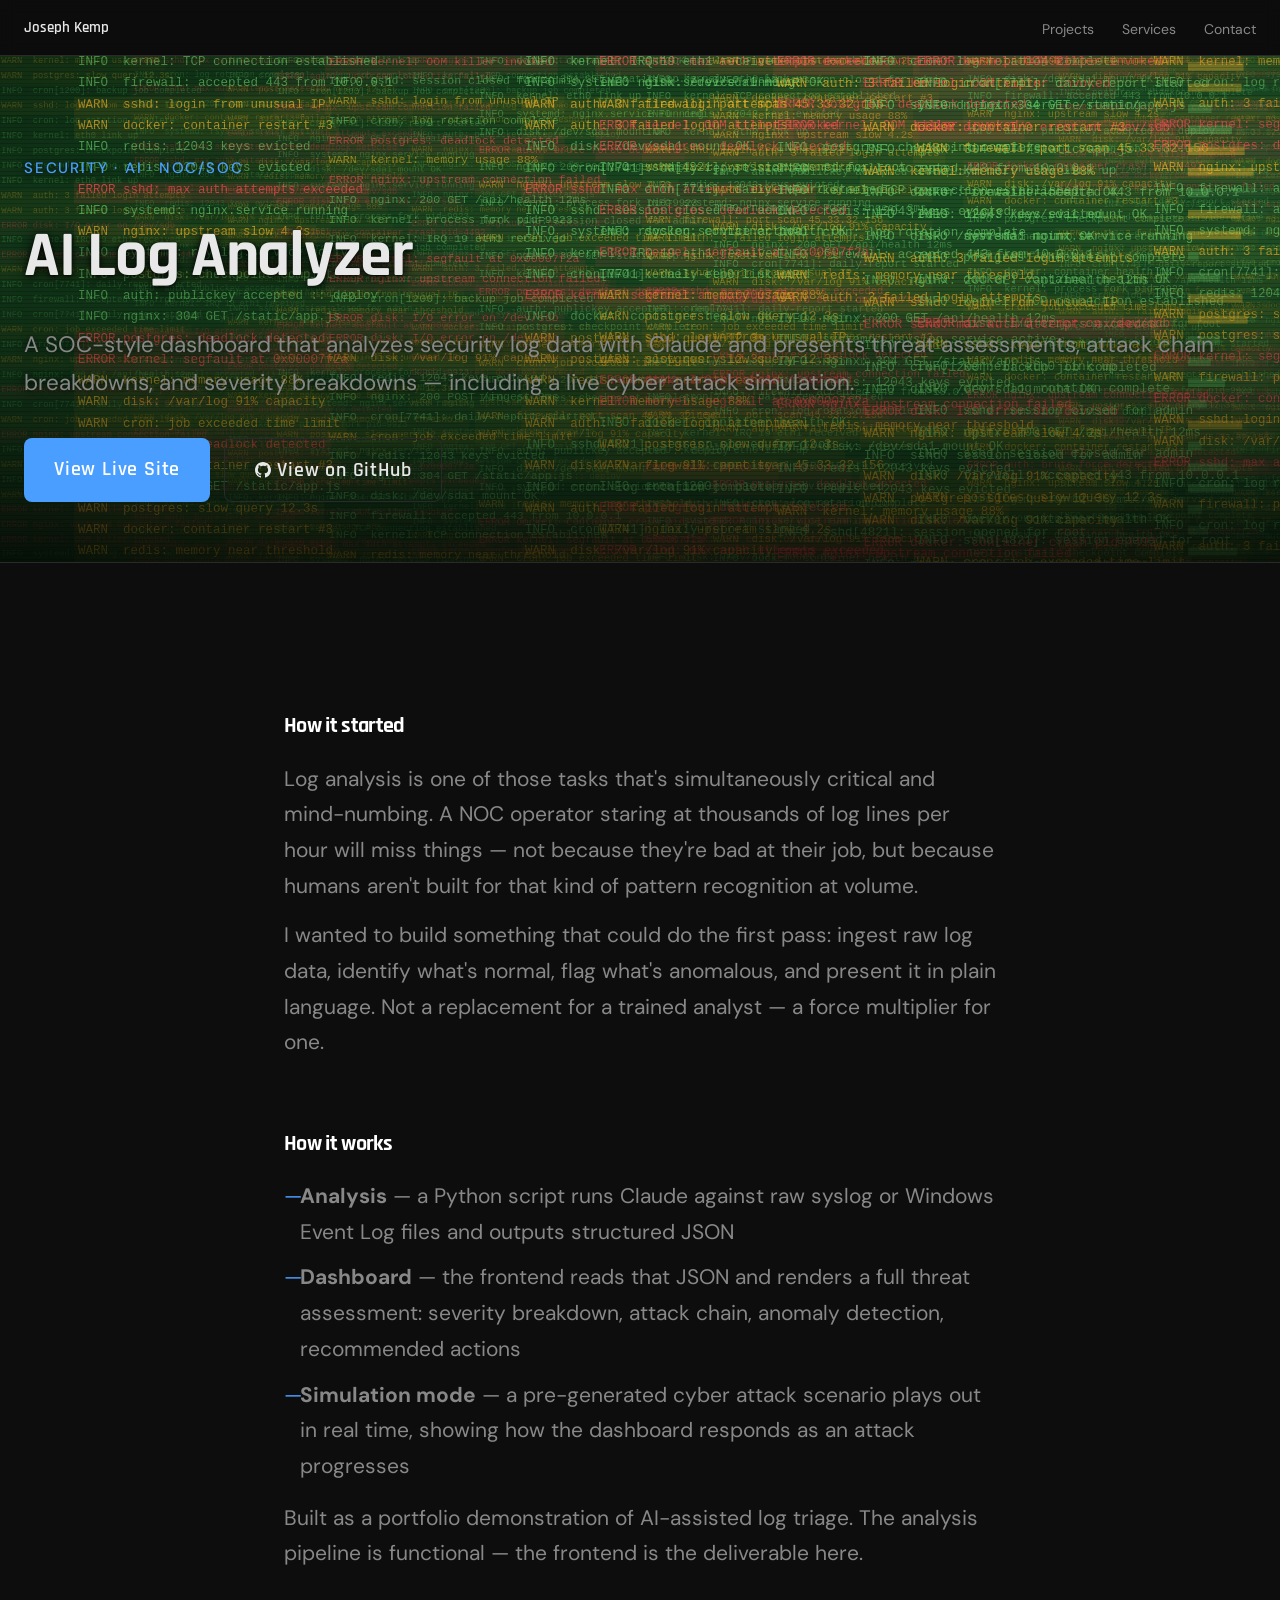
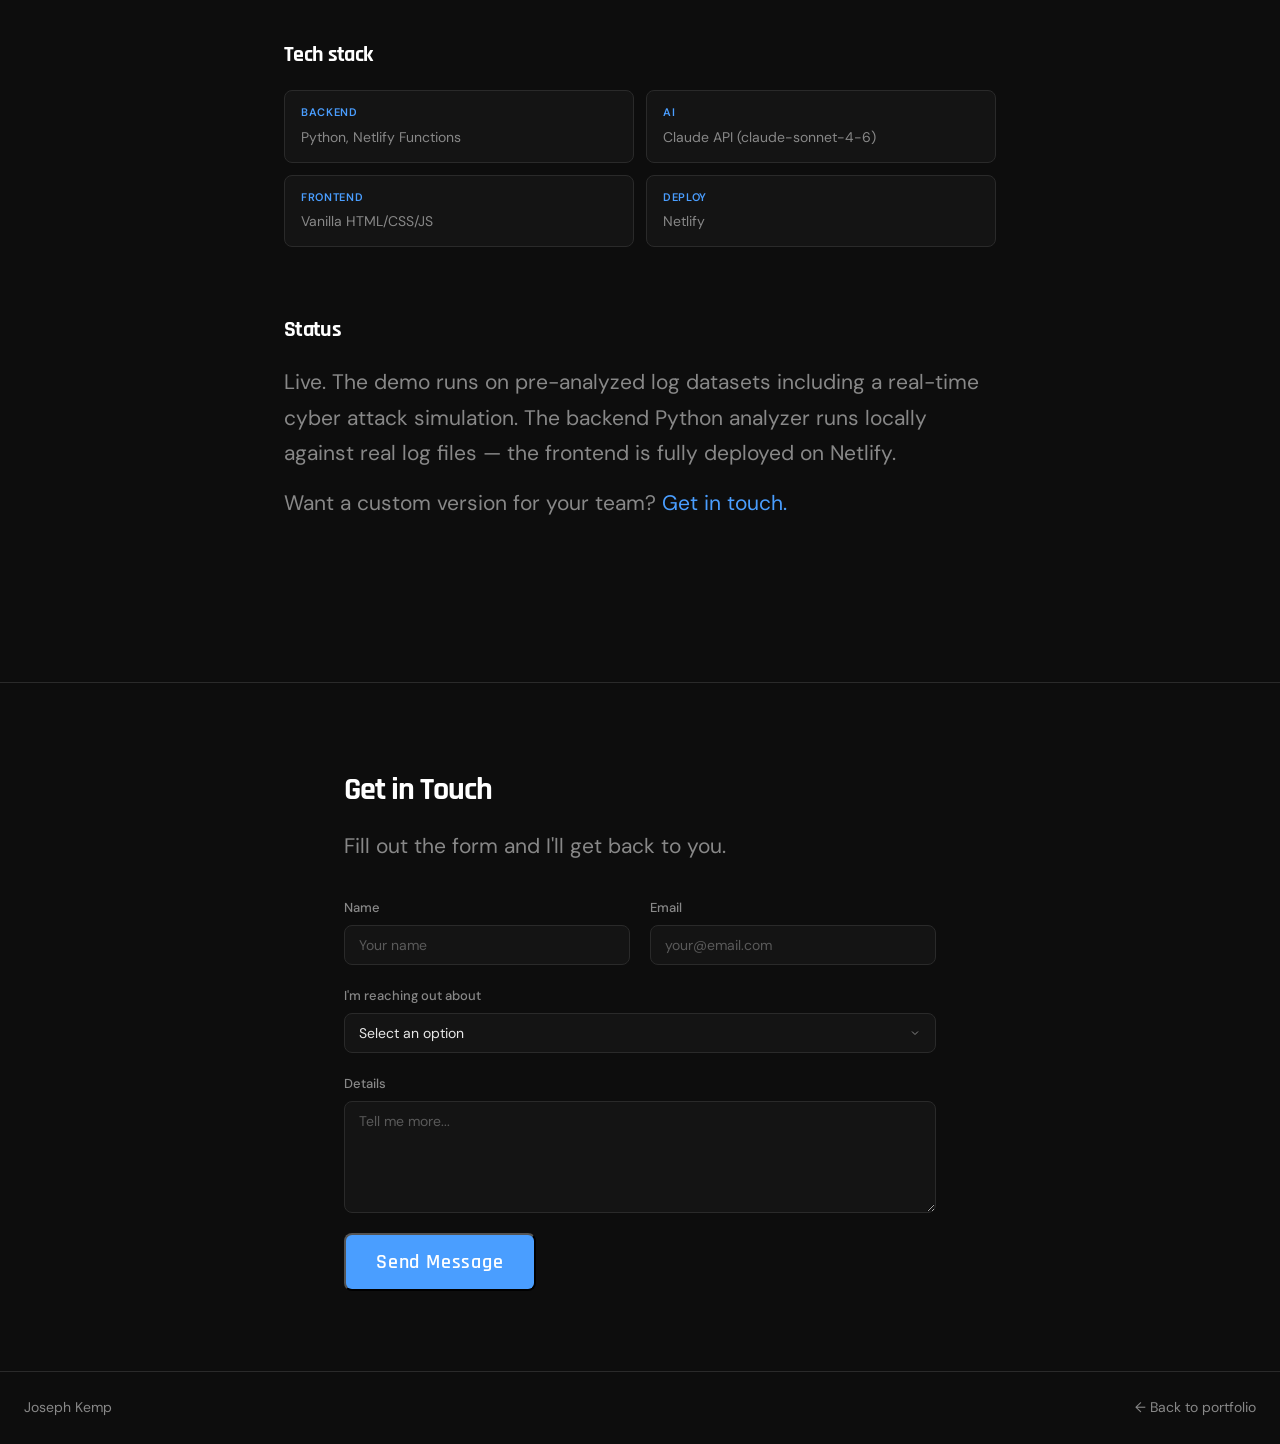
<file: log-analyzer.html>
<!DOCTYPE html>
<html lang="en">
<head>
  <meta charset="UTF-8" />
  <meta name="viewport" content="width=device-width, initial-scale=1.0" />
  <title>AI Log Analyzer</title>
  <link rel="stylesheet" href="style.css" />
  <script data-goatcounter="https://josephkempdev.goatcounter.com/count"
          async src="//gc.zgo.at/count.js"></script>
</head>
<body>

  <!-- NAV -->
  <nav>
    <div class="container nav-inner">
      <span class="nav-name"><a href="index.html" style="color:inherit;text-decoration:none;">Joseph Kemp</a></span>
      <ul>
        <li><a href="index.html#projects">Projects</a></li>
        <li><a href="index.html#services">Services</a></li>
        <li><a href="index.html#contact">Contact</a></li>
      </ul>
    </div>
  </nav>

  <!-- HERO -->
  <section class="project-hero">
    <canvas id="log-hero-bg"></canvas>
    <div class="log-hero-scanlines"></div>
    <div class="log-hero-vignette"></div>
    <div class="project-hero-overlay"></div>
    <div class="container project-hero-content">
      <p class="hero-label">Security · AI · NOC/SOC</p>
      <h1>AI Log Analyzer</h1>
      <p class="hero-sub">A SOC-style dashboard that analyzes security log data with Claude and presents threat assessments, attack chain breakdowns, and severity breakdowns — including a live cyber attack simulation.</p>
      <div class="hero-ctas">
        <a href="https://aisecurityloganalyzer.netlify.app" target="_blank" rel="noopener" class="btn btn-primary">View Live Site</a>
        <a href="https://github.com/Bagu-Hanto/ai-log-analyzer" target="_blank" rel="noopener" class="btn btn-secondary"><svg width="16" height="16" viewBox="0 0 24 24" fill="currentColor" style="vertical-align:-2px;margin-right:6px"><path d="M12 0C5.374 0 0 5.373 0 12c0 5.302 3.438 9.8 8.207 11.387.599.111.793-.261.793-.577v-2.234c-3.338.726-4.033-1.416-4.033-1.416-.546-1.387-1.333-1.756-1.333-1.756-1.089-.745.083-.729.083-.729 1.205.084 1.839 1.237 1.839 1.237 1.07 1.834 2.807 1.304 3.492.997.107-.775.418-1.305.762-1.604-2.665-.305-5.467-1.334-5.467-5.931 0-1.311.469-2.381 1.236-3.221-.124-.303-.535-1.524.117-3.176 0 0 1.008-.322 3.301 1.23A11.509 11.509 0 0112 5.803c1.02.005 2.047.138 3.006.404 2.291-1.552 3.297-1.23 3.297-1.23.653 1.653.242 2.874.118 3.176.77.84 1.235 1.911 1.235 3.221 0 4.609-2.807 5.624-5.479 5.921.43.372.823 1.102.823 2.222v3.293c0 .319.192.694.801.576C20.566 21.797 24 17.3 24 12c0-6.627-5.373-12-12-12z"/></svg>View on GitHub</a>
      </div>
    </div>
  </section>

  <!-- LOG HERO BACKGROUND ENGINE -->
  <script>
  (function () {
    const cfg = {
      scrollSpeed:    0.55,
      streamOpacity:  1.05,
      streamCount:    20,
      showPulses:     false,
      showFlashes:    false,
      showBlips:      false,
      showBars:       true,
      showGrid:       true,
      grainIntensity: 0.045,
      errorRate:      1,
    };

    const C = {
      bg0:    '#0d2e14',
      bg1:    '#1a4a22',
      normal: { r:100, g:200, b:100 },
      warn:   { r:240, g:180, b:41  },
      error:  { r:255, g:80,  b:80  },
    };

    function rgba(col, a) {
      return `rgba(${col.r},${col.g},${col.b},${Math.max(0,Math.min(1,a))})`;
    }

    const POOL = [
      { cls:'normal', text:'INFO  kernel: eth0 link up' },
      { cls:'normal', text:'INFO  sshd[4821]: session opened for root' },
      { cls:'normal', text:'INFO  cron[1200]: backup job completed' },
      { cls:'normal', text:'INFO  systemd: nginx.service running' },
      { cls:'normal', text:'INFO  nginx: 200 GET /api/health 12ms' },
      { cls:'normal', text:'INFO  kernel: TCP connection established' },
      { cls:'normal', text:'INFO  auth: publickey accepted :: deploy' },
      { cls:'normal', text:'INFO  disk: /dev/sda1 mount OK' },
      { cls:'normal', text:'INFO  cron: log rotation complete' },
      { cls:'normal', text:'INFO  sshd: session closed for admin' },
      { cls:'normal', text:'INFO  nginx: 200 POST /ingest 8ms' },
      { cls:'normal', text:'INFO  kernel: process fork pid=9923' },
      { cls:'normal', text:'INFO  firewall: accepted 443 from 10.0.0.1' },
      { cls:'normal', text:'INFO  docker: container health OK' },
      { cls:'normal', text:'INFO  postgres: checkpoint complete' },
      { cls:'normal', text:'INFO  redis: 12043 keys evicted' },
      { cls:'normal', text:'INFO  systemd: rsyslog.service active' },
      { cls:'normal', text:'INFO  nginx: 304 GET /static/app.js' },
      { cls:'normal', text:'INFO  cron[7741]: daily-report started' },
      { cls:'normal', text:'INFO  kernel: IRQ 19 eth1 received' },
      { cls:'warn',   text:'WARN  auth: 3 failed login attempts' },
      { cls:'warn',   text:'WARN  disk: /var/log 91% capacity' },
      { cls:'warn',   text:'WARN  nginx: upstream slow 4.2s' },
      { cls:'warn',   text:'WARN  kernel: memory usage 88%' },
      { cls:'warn',   text:'WARN  sshd: login from unusual IP' },
      { cls:'warn',   text:'WARN  firewall: port scan 45.33.32.156' },
      { cls:'warn',   text:'WARN  cron: job exceeded time limit' },
      { cls:'warn',   text:'WARN  postgres: slow query 12.3s' },
      { cls:'warn',   text:'WARN  redis: memory near threshold' },
      { cls:'warn',   text:'WARN  docker: container restart #3' },
      { cls:'error',  text:'ERROR auth: brute force detected' },
      { cls:'error',  text:'ERROR kernel: OOM killer invoked' },
      { cls:'error',  text:'ERROR disk: I/O error on /dev/sdb' },
      { cls:'error',  text:'ERROR nginx: upstream connection failed' },
      { cls:'error',  text:'ERROR sshd: max auth attempts exceeded' },
      { cls:'error',  text:'ERROR postgres: deadlock detected' },
      { cls:'error',  text:'ERROR docker: container crash pid=4492' },
      { cls:'error',  text:'ERROR kernel: segfault at 0x00007f2a' },
    ];

    const canvas = document.getElementById('log-hero-bg');
    const ctx    = canvas.getContext('2d');
    let W, H;
    let streams    = [];
    let pulses     = [];
    let flashLines = [];
    let grainCanvas, grainCtx, grainFrame = 0;

    function lerp(a, b, t) { return a + (b - a) * t; }
    function randomEntry() { return { ...POOL[Math.floor(Math.random() * POOL.length)] }; }

    function buildStreams() {
      streams = [];
      const count = cfg.streamCount;
      for (let i = 0; i < count; i++) {
        const depth = Math.random();
        const fs    = lerp(13, 8, depth);
        const speed = lerp(0.9, 0.3, depth);
        const alpha = lerp(0.72, 0.16, depth);
        const x     = (i / count) * W + Math.random() * (W / count * 0.6);
        const lineH = fs * 1.7;
        const lines = Array.from({ length: Math.ceil(H / lineH) + 4 }, randomEntry);
        streams.push({ x, depth, fs, speed, alpha, lineH, lines, offsetY: 0 });
      }
    }

    function resize() {
      W = canvas.width  = canvas.offsetWidth  || canvas.parentElement.offsetWidth  || 800;
      H = canvas.height = canvas.offsetHeight || canvas.parentElement.offsetHeight || 400;
      buildStreams();
    }
    window.addEventListener('resize', resize);

    const bars = Array.from({ length: 24 }, () => ({
      label: ['CPU','MEM','IO','NET','GPU','DISK'][Math.floor(Math.random()*6)],
      value: Math.random(), targetValue: Math.random(),
      speed: 0.005 + Math.random() * 0.008,
    }));
    let barTick = 0;

    function updateBars() {
      if (!cfg.showBars) return;
      barTick++;
      if (barTick % 60 === 0) bars.forEach(b => { b.targetValue = Math.random(); });
      bars.forEach(b => { b.value += (b.targetValue - b.value) * b.speed; });
    }

    function drawBars() {
      if (!cfg.showBars) return;
      const barH = H / bars.length;
      const maxW = 80;
      const x    = W - maxW - 12;
      bars.forEach((b, i) => {
        const y   = i * barH;
        const col = b.value > 0.85 ? C.error : b.value > 0.65 ? C.warn : C.normal;
        ctx.fillStyle = `rgba(62,207,142,0.04)`;
        ctx.fillRect(x, y + barH * 0.3, maxW, barH * 0.4);
        ctx.fillStyle = rgba(col, 0.25 + b.value * 0.2);
        ctx.fillRect(x, y + barH * 0.3, maxW * b.value, barH * 0.4);
        ctx.fillStyle = rgba(C.normal, 0.2);
        ctx.font = `7px 'Courier New', monospace`;
        ctx.fillText(b.label, x - 28, y + barH * 0.56);
      });
    }

    function spawnPulse(x, y, col) {
      if (!cfg.showPulses) return;
      pulses.push({ x, y, r: 0, maxR: 180 + Math.random() * 100, col, alpha: 0.6 });
    }

    function drawPulses() {
      pulses = pulses.filter(p => p.r < p.maxR);
      pulses.forEach(p => {
        p.r    += 2.2;
        p.alpha = 0.5 * (1 - p.r / p.maxR);
        const grad = ctx.createRadialGradient(p.x, p.y, p.r * 0.7, p.x, p.y, p.r);
        grad.addColorStop(0, rgba(p.col, p.alpha * 0.6));
        grad.addColorStop(1, rgba(p.col, 0));
        ctx.fillStyle = grad;
        ctx.beginPath(); ctx.arc(p.x, p.y, p.r, 0, Math.PI * 2); ctx.fill();
        ctx.strokeStyle = rgba(p.col, p.alpha);
        ctx.lineWidth = 1;
        ctx.beginPath(); ctx.arc(p.x, p.y, p.r, 0, Math.PI * 2); ctx.stroke();
      });
    }

    function spawnFlash(y) {
      if (!cfg.showFlashes) return;
      flashLines.push({ y, alpha: 0.4, decay: 0.025 });
    }

    function drawFlashes() {
      flashLines = flashLines.filter(f => f.alpha > 0);
      flashLines.forEach(f => {
        const grad = ctx.createLinearGradient(0, f.y, W, f.y);
        grad.addColorStop(0,   `rgba(255,80,80,0)`);
        grad.addColorStop(0.3, `rgba(255,80,80,${f.alpha})`);
        grad.addColorStop(0.7, `rgba(255,80,80,${f.alpha})`);
        grad.addColorStop(1,   `rgba(255,80,80,0)`);
        ctx.fillStyle = grad;
        ctx.fillRect(0, f.y - 1, W, 2);
        f.alpha -= f.decay;
      });
    }

    function drawGridLines() {
      if (!cfg.showGrid) return;
      for (let i = 0; i < 12; i++) {
        const t = i / 12, y = t * H;
        ctx.strokeStyle = `rgba(62,207,142,${0.03 * (1 - t * 0.7)})`;
        ctx.lineWidth = 0.5;
        ctx.beginPath(); ctx.moveTo(0, y); ctx.lineTo(W, y); ctx.stroke();
      }
    }

    function drawStreams(dt) {
      const speedMul = cfg.scrollSpeed;
      const opMul    = cfg.streamOpacity;
      const errRate  = cfg.errorRate;

      streams.forEach(s => {
        s.offsetY += s.speed * speedMul * dt * 0.06;
        while (s.offsetY >= s.lineH) {
          s.offsetY -= s.lineH;
          s.lines.shift();
          s.lines.push(randomEntry());
        }

        ctx.font = `${s.fs}px 'Courier New', monospace`;
        ctx.textBaseline = 'top';

        s.lines.forEach((entry, i) => {
          const y = i * s.lineH - s.offsetY;
          if (y < -s.lineH || y > H + s.lineH) return;

          const col = entry.cls === 'error' ? C.error
                    : entry.cls === 'warn'  ? C.warn
                    : C.normal;
          const a = s.alpha * opMul;

          if (entry.cls !== 'normal') {
            const bgA = entry.cls === 'error' ? 0.06 : 0.04;
            ctx.fillStyle = rgba(col, bgA * a * 2.5);
            ctx.fillRect(s.x - 4, y, ctx.measureText(entry.text).width + 10, s.lineH);
          }

          ctx.fillStyle = rgba(col, a);
          ctx.fillText(entry.text, s.x, y + 1);

          if (entry.cls === 'error' && y > H * 0.15 && y < H * 0.85) {
            if (Math.random() < 0.002 * errRate) {
              spawnPulse(s.x + 80, y + s.lineH / 2, C.error);
              spawnFlash(y + s.lineH / 2);
            }
          }
          if (entry.cls === 'warn' && Math.random() < 0.0005 * errRate) {
            spawnPulse(s.x + 60, y + s.lineH / 2, C.warn);
          }
        });
      });
    }

    function drawBackground() {
      const grad = ctx.createLinearGradient(0, 0, W * 0.3, H);
      grad.addColorStop(0, C.bg0);
      grad.addColorStop(1, C.bg1);
      ctx.fillStyle = grad;
      ctx.fillRect(0, 0, W, H);
    }

    function initGrain() {
      grainCanvas = document.createElement('canvas');
      grainCanvas.width = grainCanvas.height = 256;
      grainCtx = grainCanvas.getContext('2d');
    }

    function drawGrain() {
      const intensity = cfg.grainIntensity;
      if (intensity === 0) return;
      grainFrame++;
      if (grainFrame % 3 !== 0) return;
      const id = grainCtx.createImageData(256, 256);
      const d  = id.data;
      for (let i = 0; i < d.length; i += 4) {
        const v = Math.random() * 255;
        d[i] = d[i+1] = d[i+2] = v;
        d[i+3] = Math.random() * 14;
      }
      grainCtx.putImageData(id, 0, 0);
      ctx.save();
      ctx.globalAlpha = intensity;
      ctx.fillStyle = ctx.createPattern(grainCanvas, 'repeat');
      ctx.fillRect(0, 0, W, H);
      ctx.restore();
    }

    let last = 0;
    function frame(ts) {
      const dt = Math.min(ts - last, 50);
      last = ts;
      drawBackground();
      drawGridLines();
      drawStreams(dt);
      drawPulses();
      drawFlashes();
      updateBars();
      drawBars();
      drawGrain();
      requestAnimationFrame(frame);
    }

    initGrain();
    resize();
    requestAnimationFrame(ts => { last = ts; requestAnimationFrame(frame); });
  })();
  </script>

  <!-- CONTENT -->
  <section>
    <div class="container project-content">
      <div class="project-section">
        <h2>How it started</h2>
        <p>Log analysis is one of those tasks that's simultaneously critical and mind-numbing. A NOC operator staring at thousands of log lines per hour will miss things — not because they're bad at their job, but because humans aren't built for that kind of pattern recognition at volume.</p>
        <p>I wanted to build something that could do the first pass: ingest raw log data, identify what's normal, flag what's anomalous, and present it in plain language. Not a replacement for a trained analyst — a force multiplier for one.</p>
      </div>

      <div class="project-section">
        <h2>How it works</h2>
        <ul class="project-list">
          <li><strong>Analysis</strong> — a Python script runs Claude against raw syslog or Windows Event Log files and outputs structured JSON</li>
          <li><strong>Dashboard</strong> — the frontend reads that JSON and renders a full threat assessment: severity breakdown, attack chain, anomaly detection, recommended actions</li>
          <li><strong>Simulation mode</strong> — a pre-generated cyber attack scenario plays out in real time, showing how the dashboard responds as an attack progresses</li>
        </ul>
        <p>Built as a portfolio demonstration of AI-assisted log triage. The analysis pipeline is functional — the frontend is the deliverable here.</p>
      </div>

      <div class="project-section">
        <h2>Tech stack</h2>
        <div class="stack-grid">
          <div class="stack-item"><span class="stack-label">Backend</span><span>Python, Netlify Functions</span></div>
          <div class="stack-item"><span class="stack-label">AI</span><span>Claude API (claude-sonnet-4-6)</span></div>
          <div class="stack-item"><span class="stack-label">Frontend</span><span>Vanilla HTML/CSS/JS</span></div>
          <div class="stack-item"><span class="stack-label">Deploy</span><span>Netlify</span></div>
        </div>
      </div>

      <div class="project-section">
        <h2>Status</h2>
        <p>Live. The demo runs on pre-analyzed log datasets including a real-time cyber attack simulation. The backend Python analyzer runs locally against real log files — the frontend is fully deployed on Netlify.</p>
        <p>Want a custom version for your team? <a href="index.html#contact">Get in touch.</a></p>
      </div>
    </div>
  </section>

  <!-- CONTACT -->
  <section id="contact" style="border-top: 1px solid var(--border);">
    <div class="container contact-container">
      <h2>Get in Touch</h2>
      <p>Fill out the form and I'll get back to you.</p>
      <form class="contact-form" name="contact" method="POST" data-netlify="true">
        <input type="hidden" name="form-name" value="contact" />
        <input type="hidden" name="page" value="log-analyzer" />
        <div class="form-row">
          <div class="form-group">
            <label for="name">Name</label>
            <input type="text" id="name" name="name" placeholder="Your name" required />
          </div>
          <div class="form-group">
            <label for="email">Email</label>
            <input type="email" id="email" name="email" placeholder="your@email.com" required />
          </div>
        </div>
        <div class="form-group">
          <label for="subject">I'm reaching out about</label>
          <select id="subject" name="subject" required>
            <option value="" disabled selected>Select an option</option>
            <option value="it-role">Remote IT role opportunity</option>
            <option value="ai-build">Custom AI build</option>
            <option value="consulting">AI/Automation consulting</option>
            <option value="other">Something else</option>
          </select>
        </div>
        <div class="form-group">
          <label for="message">Details</label>
          <textarea id="message" name="message" rows="5" placeholder="Tell me more..." required></textarea>
        </div>
        <button type="submit" class="btn btn-primary">Send Message</button>
      </form>
    </div>
  </section>

  <!-- FOOTER -->
  <footer>
    <div class="container footer-inner">
      <span class="footer-name">Joseph Kemp</span>
      <div class="footer-links">
        <a href="index.html">← Back to portfolio</a>
      </div>
    </div>
  </footer>

</body>
</html>
</file>
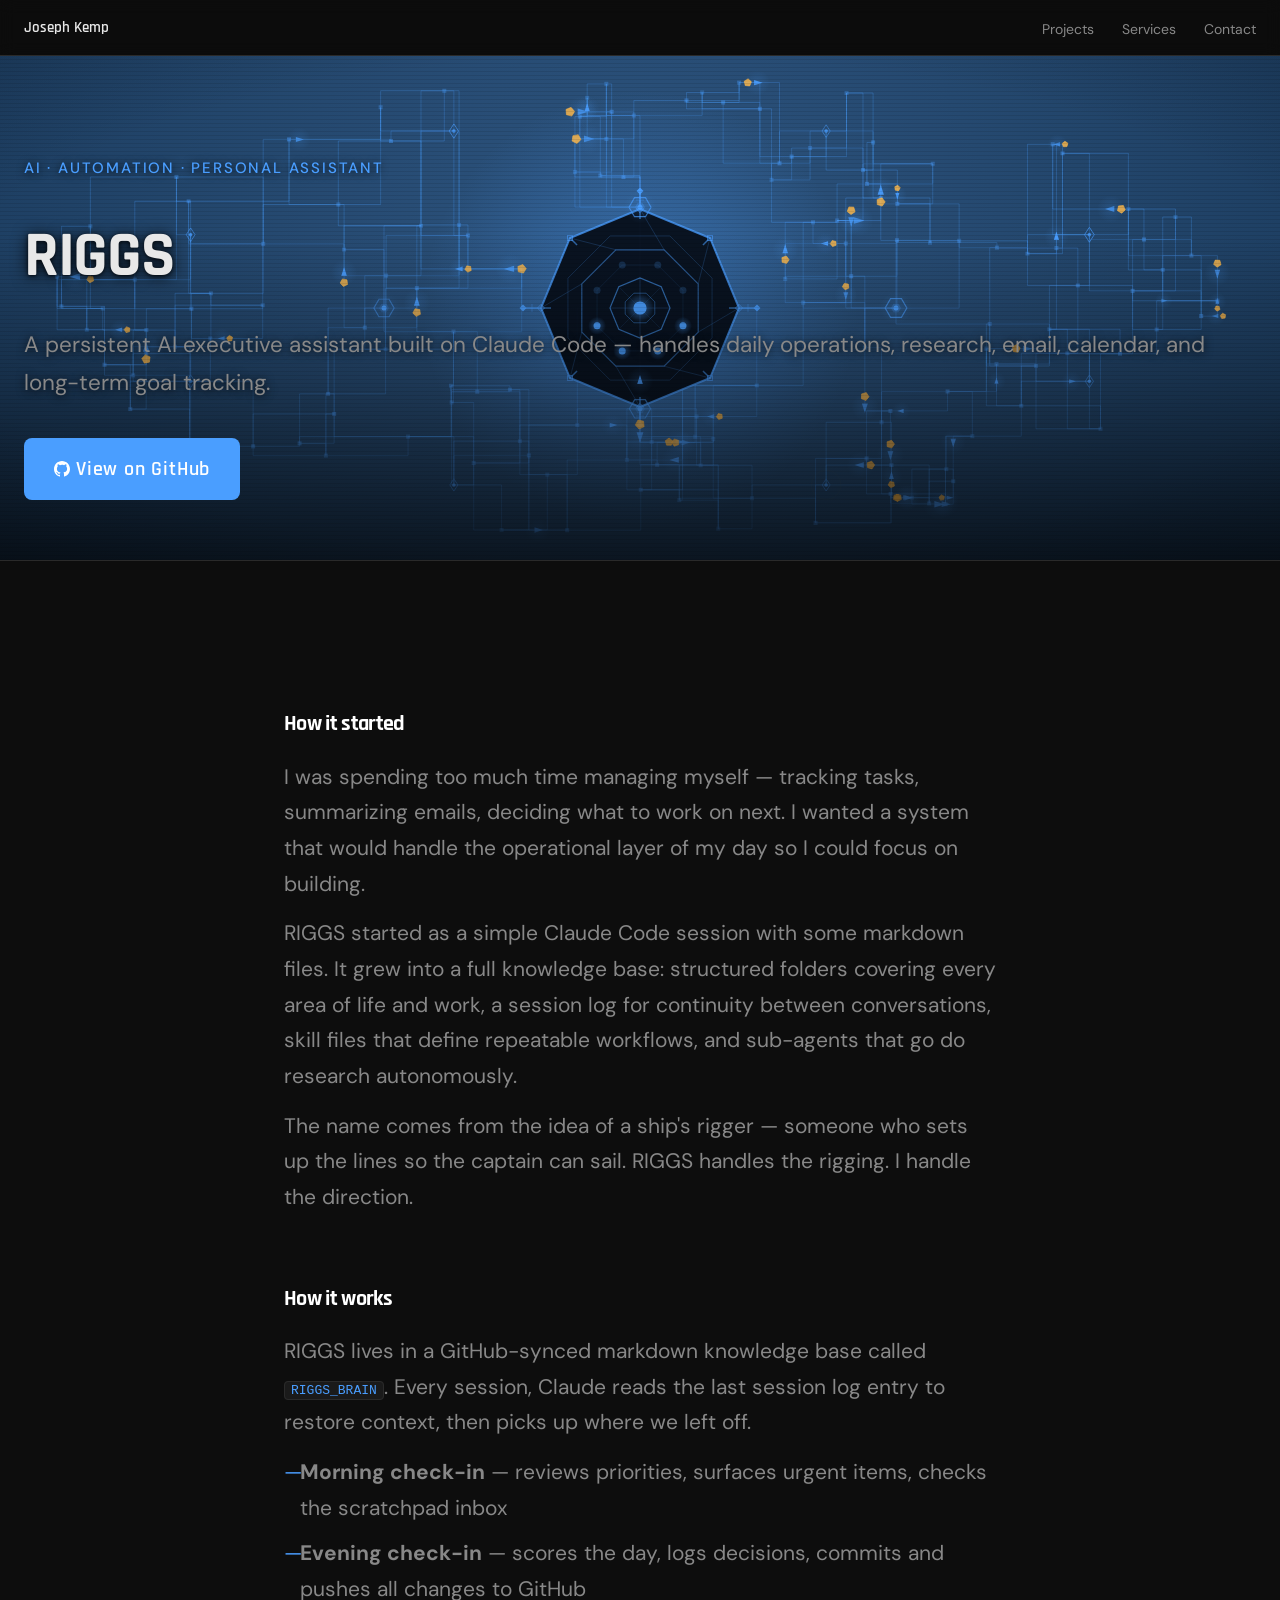
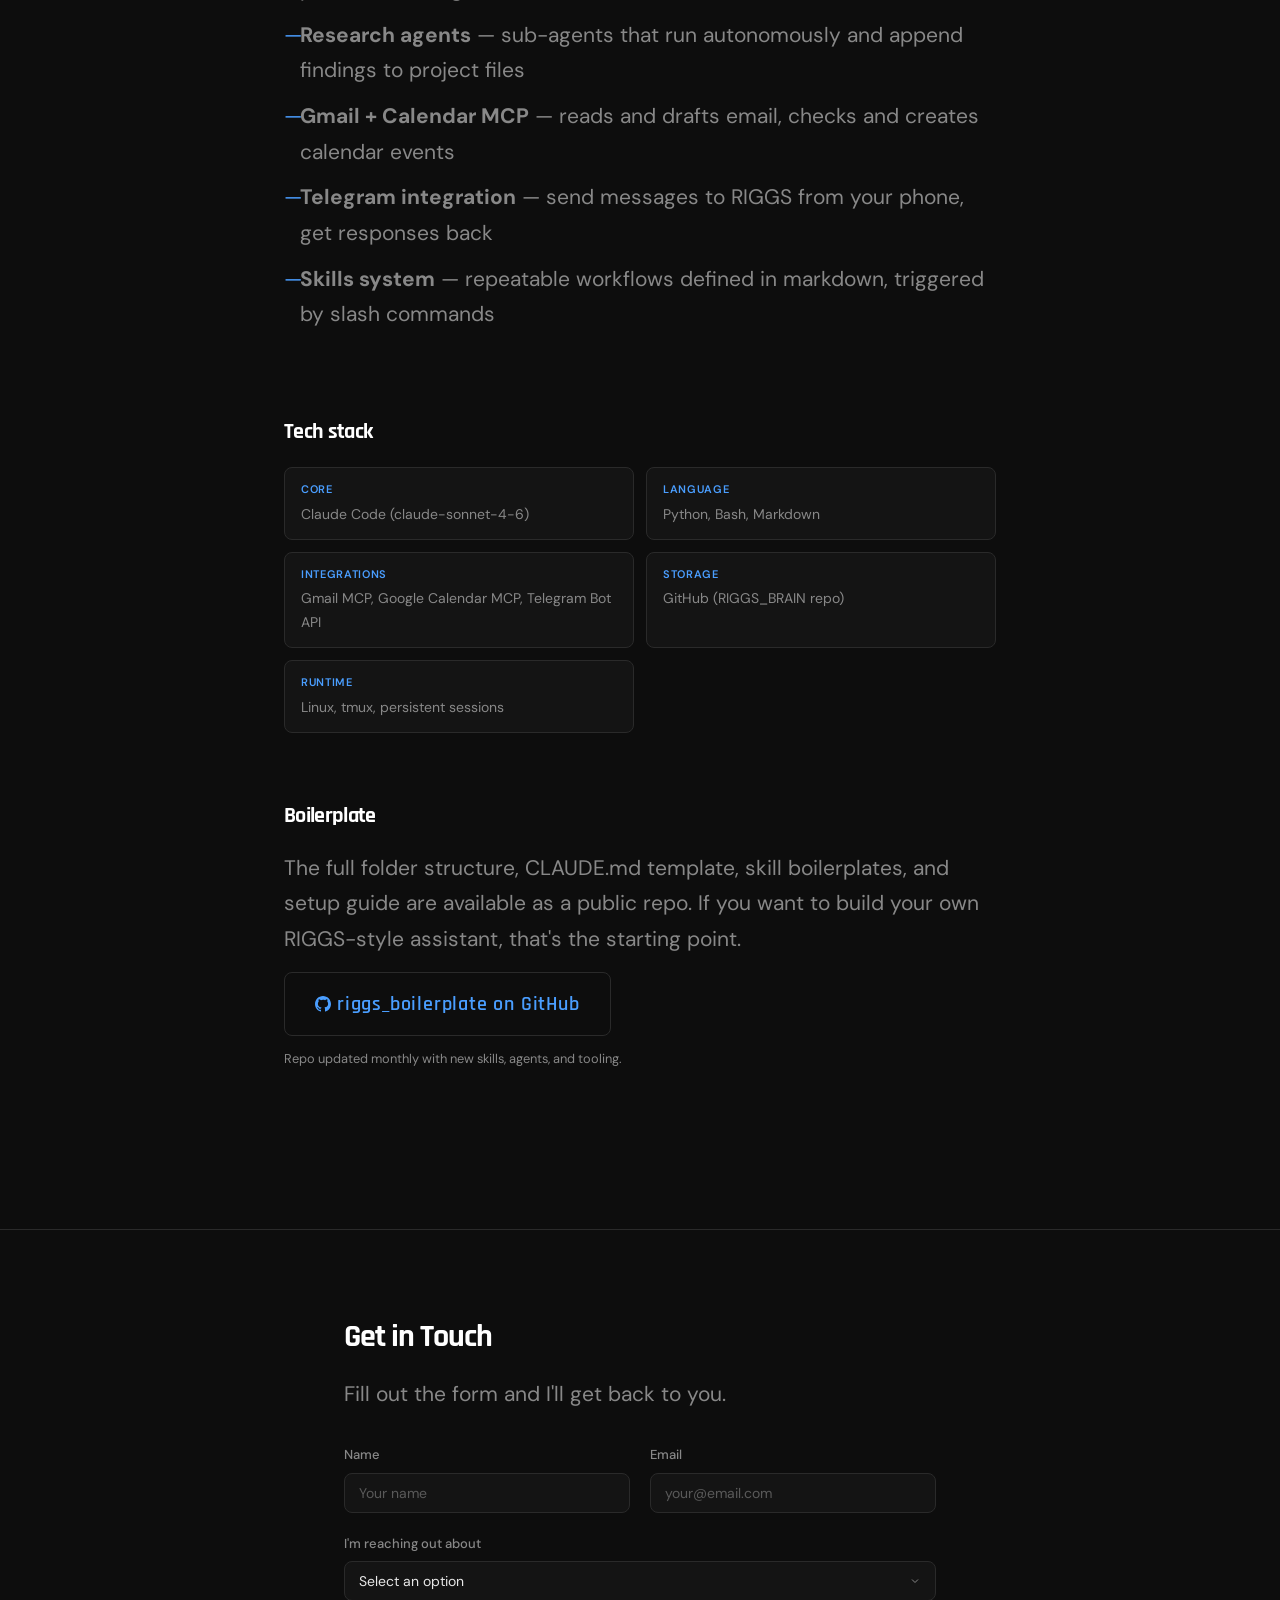
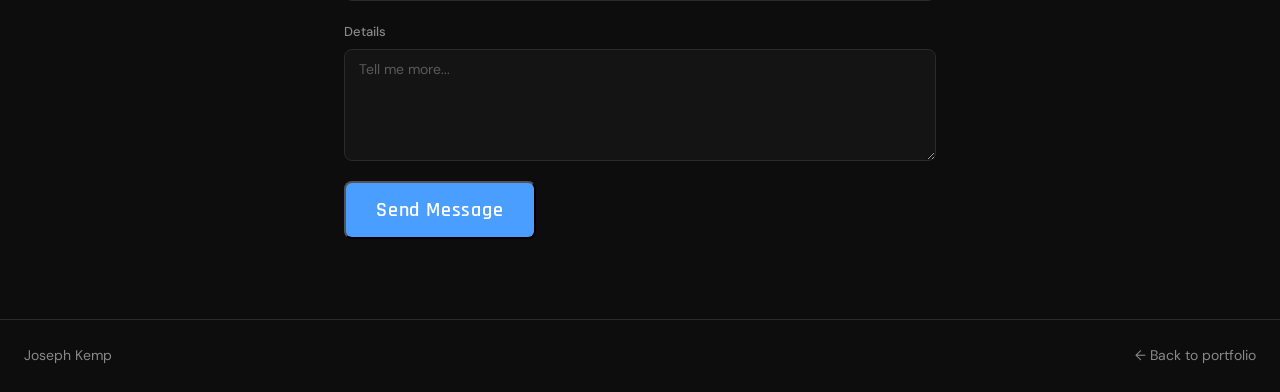
<file: riggs.html>
<!DOCTYPE html>
<html lang="en">
<head>
  <meta charset="UTF-8" />
  <meta name="viewport" content="width=device-width, initial-scale=1.0" />
  <title>RIGGS — AI Executive Assistant</title>
  <link rel="stylesheet" href="style.css" />
  <script data-goatcounter="https://josephkempdev.goatcounter.com/count"
          async src="//gc.zgo.at/count.js"></script>
</head>
<body>

  <!-- NAV -->
  <nav>
    <div class="container nav-inner">
      <span class="nav-name"><a href="index.html" style="color:inherit;text-decoration:none;">Joseph Kemp</a></span>
      <ul>
        <li><a href="index.html#projects">Projects</a></li>
        <li><a href="index.html#services">Services</a></li>
        <li><a href="index.html#contact">Contact</a></li>
      </ul>
    </div>
  </nav>

  <!-- HERO -->
  <section class="project-hero">
    <canvas id="riggs-hero-bg"></canvas>
    <div class="riggs-hero-scanlines"></div>
    <div class="riggs-hero-vignette"></div>
    <div class="project-hero-overlay"></div>
    <div class="container project-hero-content">
      <p class="hero-label">AI · Automation · Personal Assistant</p>
      <h1>RIGGS</h1>
      <p class="hero-sub">A persistent AI executive assistant built on Claude Code — handles daily operations, research, email, calendar, and long-term goal tracking.</p>
      <div class="hero-ctas">
        <a href="https://github.com/Bagu-Hanto/riggs_boilerplate" target="_blank" rel="noopener" class="btn btn-primary"><svg width="16" height="16" viewBox="0 0 24 24" fill="currentColor" style="vertical-align:-2px;margin-right:6px"><path d="M12 0C5.374 0 0 5.373 0 12c0 5.302 3.438 9.8 8.207 11.387.599.111.793-.261.793-.577v-2.234c-3.338.726-4.033-1.416-4.033-1.416-.546-1.387-1.333-1.756-1.333-1.756-1.089-.745.083-.729.083-.729 1.205.084 1.839 1.237 1.839 1.237 1.07 1.834 2.807 1.304 3.492.997.107-.775.418-1.305.762-1.604-2.665-.305-5.467-1.334-5.467-5.931 0-1.311.469-2.381 1.236-3.221-.124-.303-.535-1.524.117-3.176 0 0 1.008-.322 3.301 1.23A11.509 11.509 0 0112 5.803c1.02.005 2.047.138 3.006.404 2.291-1.552 3.297-1.23 3.297-1.23.653 1.653.242 2.874.118 3.176.77.84 1.235 1.911 1.235 3.221 0 4.609-2.807 5.624-5.479 5.921.43.372.823 1.102.823 2.222v3.293c0 .319.192.694.801.576C20.566 21.797 24 17.3 24 12c0-6.627-5.373-12-12-12z"/></svg>View on GitHub</a>
      </div>
    </div>
  </section>

  <!-- RIGGS HERO CANVAS ENGINE — v4: organic density gradient, Manhattan L-routing -->
  <script>
  (function () {
    const canvas = document.getElementById('riggs-hero-bg');
    const ctx = canvas.getContext('2d');
    let W, H;

    const BLUE = a => `rgba(74,158,255,${Math.max(0,a)})`;
    const GOLD = a => `rgba(255,185,74,${Math.max(0,a)})`;

    let nodes = [], edges = [], adjList = [], drones = [], pulses = [], cells = [];

    function hexPath(x, y, r) {
      ctx.beginPath();
      for (let i = 0; i < 6; i++) {
        const a = i*Math.PI/3;
        i===0 ? ctx.moveTo(x+Math.cos(a)*r, y+Math.sin(a)*r) : ctx.lineTo(x+Math.cos(a)*r, y+Math.sin(a)*r);
      }
      ctx.closePath();
    }
    function diamondPath(x, y, r) {
      ctx.beginPath();
      ctx.moveTo(x,y-r); ctx.lineTo(x+r*0.65,y); ctx.lineTo(x,y+r); ctx.lineTo(x-r*0.65,y);
      ctx.closePath();
    }
    function pentPath(x, y, r) {
      ctx.beginPath();
      for (let i = 0; i < 5; i++) {
        const a = i*Math.PI*2/5 - Math.PI/2;
        i===0 ? ctx.moveTo(x+Math.cos(a)*r, y+Math.sin(a)*r) : ctx.lineTo(x+Math.cos(a)*r, y+Math.sin(a)*r);
      }
      ctx.closePath();
    }

    function initLayout() {
      const cx = W/2, cy = H/2;
      // Elliptical spread — fills full canvas width AND height
      const rx = W * 0.46, ry = H * 0.46;
      nodes = []; edges = [];

      // Central warehouse — dead center
      nodes.push({ x: cx, y: cy, type: 'central', phase: 0 });

      // 4 mid hubs — cardinal, ~20% of respective axis
      [0,90,180,270].forEach((deg) => {
        const a = deg*Math.PI/180;
        nodes.push({ x: cx+Math.cos(a)*W*0.20, y: cy+Math.sin(a)*H*0.20, type:'mid', phase:Math.random()*Math.PI*2 });
      });

      // 8 distant hubs — pushed toward actual canvas edges
      [22.5,67.5,112.5,157.5,202.5,247.5,292.5,337.5].forEach((deg) => {
        const a = deg*Math.PI/180;
        nodes.push({
          x: Math.max(20,Math.min(W-20, cx+Math.cos(a)*W*0.38)),
          y: Math.max(16,Math.min(H-16, cy+Math.sin(a)*H*0.38)),
          type:'distant', phase:Math.random()*Math.PI*2
        });
      });

      // 137 junction nodes — elliptical center-biased placement (+75%)
      let placed = 0, tries = 0;
      while (placed < 137 && tries < 2000) {
        tries++;
        const r = Math.pow(Math.random(), 0.45);
        const angle = Math.random()*Math.PI*2;
        const x = cx + Math.cos(angle)*rx*r;
        const y = cy + Math.sin(angle)*ry*r;
        if (x<16||x>W-16||y<12||y>H-12) continue;
        if (Math.hypot(x-cx,y-cy) < 115) continue;
        if (nodes.some(n => Math.hypot(n.x-x,n.y-y) < 13)) continue;
        nodes.push({ x, y, type:'junction', phase:Math.random()*Math.PI*2 });
        placed++;
      }

      // Connect nodes — scale maxDist to geometric mean so wide canvases stay connected
      const seen = new Set();
      const baseD = Math.sqrt(W*H) * 0.18;

      nodes.forEach((n, ni) => {
        const K    = n.type==='central' ? 11 : n.type==='mid' ? 8 : n.type==='distant' ? 6 : 5;
        const dMax = n.type==='central' ? baseD*1.8 : n.type==='mid' ? baseD*1.4 : n.type==='distant' ? baseD*1.2 : baseD;

        nodes
          .map((m,mi) => ({ mi, d: Math.hypot(m.x-n.x,m.y-n.y) }))
          .filter(({mi,d}) => mi!==ni && d>0 && d<dMax)
          .sort((a,b)=>a.d-b.d)
          .slice(0, K)
          .forEach(({mi}) => {
            const k = ni<mi ? `${ni}-${mi}` : `${mi}-${ni}`;
            if (seen.has(k)) return;
            seen.add(k);
            const mLen = Math.abs(n.x-nodes[mi].x)+Math.abs(n.y-nodes[mi].y);
            edges.push({ a:ni, b:mi, lit:0, hFirst:Math.random()<0.5, mLen:Math.max(mLen,1) });
          });
      });

      // Adjacency list for O(1) routing
      adjList = nodes.map(()=>[]);
      edges.forEach((e,ei) => {
        adjList[e.a].push({ei, rev:false});
        adjList[e.b].push({ei, rev:true});
      });

      // Warehouse blinking cells — 8 to match octagon ring
      cells = Array.from({length:8}, ()=>({ on:Math.random()>0.5, t:Math.random()*60 }));
    }

    function pickNext(idx) {
      const opts = adjList[idx];
      return opts.length ? opts[Math.floor(Math.random()*opts.length)] : null;
    }

    function initDrones() {
      drones = [];
      for (let i = 0; i < 50; i++) {
        const ei = Math.floor(Math.random()*edges.length);
        drones.push({
          edge:ei, t:Math.random(), rev:Math.random()<0.5,
          spd: (55 + Math.random()*55) * 0.64, // px/sec — 36% slower total
          carrying:Math.random()<0.55,
          pkgRot:Math.random()*Math.PI*2,
          size:2.2 + Math.random()*1.8,
          alpha:0.65 + Math.random()*0.35,
        });
      }
    }

    function dronePos(d) {
      const e = edges[d.edge];
      const na = nodes[e.a], nb = nodes[e.b];
      const t = d.rev ? 1-d.t : d.t;
      // Manhattan L-path: either horizontal-first or vertical-first
      const cx_ = e.hFirst ? nb.x : na.x;
      const cy_ = e.hFirst ? na.y : nb.y;
      const dx = Math.abs(nb.x-na.x), dy = Math.abs(nb.y-na.y);
      const tot = dx+dy || 1;
      const s1 = e.hFirst ? dx/tot : dy/tot;

      if (t <= s1) {
        const s = s1>0 ? t/s1 : 0;
        return {
          x: na.x+(cx_-na.x)*s, y: na.y+(cy_-na.y)*s,
          angle: d.rev ? Math.atan2(na.y-cy_,na.x-cx_) : Math.atan2(cy_-na.y,cx_-na.x)
        };
      }
      const rem = 1-s1;
      const s = rem>0 ? (t-s1)/rem : 1;
      return {
        x: cx_+(nb.x-cx_)*s, y: cy_+(nb.y-cy_)*s,
        angle: d.rev ? Math.atan2(cy_-nb.y,cx_-nb.x) : Math.atan2(nb.y-cy_,nb.x-cx_)
      };
    }

    function updateDrones(dt) {
      drones.forEach(d => {
        d.t += (d.spd/edges[d.edge].mLen)*dt;
        d.pkgRot += dt*2.5;
        edges[d.edge].lit = Math.min(1, edges[d.edge].lit + dt*5);

        if (d.t >= 1) {
          const e = edges[d.edge];
          const destIdx = d.rev ? e.a : e.b;
          const dest = nodes[destIdx];

          if (d.carrying && dest.type!=='junction') {
            pulses.push({ x:dest.x, y:dest.y, r:0, spd:80, alpha:0.85, maxR:dest.type==='central'?55:28, gold:true });
            d.carrying = false;
          }
          d.carrying = Math.random()<0.55;
          if (d.carrying && dest.type!=='junction')
            pulses.push({ x:dest.x, y:dest.y, r:0, spd:55, alpha:0.5, maxR:20, gold:true });

          const next = pickNext(destIdx);
          if (next) { d.edge=next.ei; d.rev=next.rev; } else { d.rev=!d.rev; }
          d.t = 0;
        }
      });
      edges.forEach(e => { e.lit = Math.max(0, e.lit-dt*2.2); });
    }

    function updatePulses(dt) {
      for (let i = pulses.length-1; i >= 0; i--) {
        const p = pulses[i];
        p.r += p.spd*dt; p.alpha -= dt*1.8;
        if (p.alpha<=0) pulses.splice(i,1);
      }
    }

    function drawEdges() {
      edges.forEach(e => {
        const na=nodes[e.a], nb=nodes[e.b];
        const cx_=e.hFirst?nb.x:na.x, cy_=e.hFirst?na.y:nb.y;
        ctx.beginPath(); ctx.moveTo(na.x,na.y); ctx.lineTo(cx_,cy_); ctx.lineTo(nb.x,nb.y);
        ctx.strokeStyle = BLUE(0.42+e.lit*0.48);
        ctx.lineWidth = 0.65+e.lit*0.85;
        ctx.stroke();
      });
    }

    function octPath(x, y, r, rot) {
      ctx.beginPath();
      for (let i = 0; i < 8; i++) {
        const a = (i/8)*Math.PI*2 + rot;
        i===0 ? ctx.moveTo(x+Math.cos(a)*r, y+Math.sin(a)*r)
              : ctx.lineTo(x+Math.cos(a)*r, y+Math.sin(a)*r);
      }
      ctx.closePath();
    }

    function drawWarehouse(n) {
      const {x,y}=n;
      n.phase+=0.005;
      const p=0.5+0.5*Math.sin(n.phase);
      const R0=96+p*6;   // outer octagon
      const Rm=78;       // mid octagon
      const R1=63;       // inner octagon (rotated 22.5°)
      const R2=30;       // inner ring
      const R3=16;       // core ring
      const ROT=Math.PI/8; // 22.5°

      // Ambient glow
      const g=ctx.createRadialGradient(x,y,0,x,y,R0*2.2);
      g.addColorStop(0,BLUE(0.32+p*0.14)); g.addColorStop(1,BLUE(0));
      ctx.beginPath(); ctx.arc(x,y,R0*2.2,0,Math.PI*2); ctx.fillStyle=g; ctx.fill();

      // Dark filled body
      octPath(x,y,R0,0);
      ctx.fillStyle='rgba(7,14,26,0.94)'; ctx.fill();

      // Outer octagon border
      octPath(x,y,R0,0);
      ctx.strokeStyle=BLUE(0.65+p*0.25); ctx.lineWidth=2; ctx.stroke();

      // Tick marks + small squares at each outer vertex
      for (let i=0; i<8; i++) {
        const a=(i/8)*Math.PI*2;
        const ox=x+Math.cos(a)*R0, oy=y+Math.sin(a)*R0;
        ctx.beginPath();
        ctx.moveTo(ox,oy); ctx.lineTo(x+Math.cos(a)*(R0-10),y+Math.sin(a)*(R0-10));
        ctx.strokeStyle=BLUE(0.5+p*0.2); ctx.lineWidth=1.5; ctx.stroke();
        ctx.save(); ctx.translate(ox,oy); ctx.rotate(a+Math.PI/4);
        ctx.strokeStyle=BLUE(0.6+p*0.15); ctx.lineWidth=0.9;
        ctx.strokeRect(-2.5,-2.5,5,5);
        ctx.restore();
      }

      // Mid octagon ring
      octPath(x,y,Rm,ROT);
      ctx.strokeStyle=BLUE(0.22+p*0.08); ctx.lineWidth=0.8; ctx.stroke();

      // Spokes — outer vertex to inner vertex
      for (let i=0; i<8; i++) {
        const ao=(i/8)*Math.PI*2;
        const ai=(i/8)*Math.PI*2 + ROT;
        ctx.beginPath();
        ctx.moveTo(x+Math.cos(ao)*R0, y+Math.sin(ao)*R0);
        ctx.lineTo(x+Math.cos(ai)*R1, y+Math.sin(ai)*R1);
        ctx.strokeStyle=BLUE(0.22+p*0.08); ctx.lineWidth=0.8; ctx.stroke();
      }

      // Inner octagon (rotated)
      octPath(x,y,R1,ROT);
      ctx.strokeStyle=BLUE(0.42+p*0.16); ctx.lineWidth=1.2; ctx.stroke();

      // 8 indicator nodes in ring — draw connecting arcs first
      const ringR=(R1+R2)/2;
      for (let i=0; i<8; i++) {
        const a0=(i/8)*Math.PI*2+ROT, a1=((i+1)/8)*Math.PI*2+ROT;
        ctx.beginPath();
        ctx.moveTo(x+Math.cos(a0)*ringR,y+Math.sin(a0)*ringR);
        ctx.lineTo(x+Math.cos(a1)*ringR,y+Math.sin(a1)*ringR);
        ctx.strokeStyle=BLUE(0.14+p*0.06); ctx.lineWidth=0.6; ctx.stroke();
      }
      cells.forEach((cell,i)=>{
        cell.t-=1;
        if(cell.t<=0){cell.on=!cell.on;cell.t=20+Math.random()*55;}
        const a=(i/8)*Math.PI*2+ROT;
        const ix=x+Math.cos(a)*ringR, iy=y+Math.sin(a)*ringR;
        ctx.beginPath(); ctx.arc(ix,iy,3.5,0,Math.PI*2);
        ctx.fillStyle=BLUE(cell.on?0.9+p*0.1:0.2); ctx.fill();
        if(cell.on){
          const gl=ctx.createRadialGradient(ix,iy,0,ix,iy,9);
          gl.addColorStop(0,BLUE(0.45)); gl.addColorStop(1,BLUE(0));
          ctx.beginPath(); ctx.arc(ix,iy,9,0,Math.PI*2);
          ctx.fillStyle=gl; ctx.fill();
        }
      });

      // R2 inner ring
      octPath(x,y,R2,0);
      ctx.strokeStyle=BLUE(0.52+p*0.2); ctx.lineWidth=1.2; ctx.stroke();

      // Core ring
      octPath(x,y,R3,ROT);
      ctx.strokeStyle=BLUE(0.38+p*0.15); ctx.lineWidth=0.9; ctx.stroke();

      // Crosshair through R2
      ctx.beginPath(); ctx.moveTo(x-R2,y); ctx.lineTo(x+R2,y);
      ctx.strokeStyle=BLUE(0.22+p*0.1); ctx.lineWidth=0.7; ctx.stroke();
      ctx.beginPath(); ctx.moveTo(x,y-R2); ctx.lineTo(x,y+R2);
      ctx.strokeStyle=BLUE(0.22+p*0.1); ctx.lineWidth=0.7; ctx.stroke();

      // Diagonal X through R2
      const d2=R2*0.68;
      ctx.beginPath(); ctx.moveTo(x-d2,y-d2); ctx.lineTo(x+d2,y+d2);
      ctx.strokeStyle=BLUE(0.14+p*0.07); ctx.lineWidth=0.6; ctx.stroke();
      ctx.beginPath(); ctx.moveTo(x+d2,y-d2); ctx.lineTo(x-d2,y+d2);
      ctx.strokeStyle=BLUE(0.14+p*0.07); ctx.lineWidth=0.6; ctx.stroke();

      // 4 cardinal pin connectors (longer, diamond tips)
      [[0,-1],[0,1],[-1,0],[1,0]].forEach(([px,py])=>{
        const ex=x+px*R0, ey=y+py*R0;
        const tx=ex+px*18, ty=ey+py*18;
        ctx.beginPath(); ctx.moveTo(ex,ey); ctx.lineTo(tx,ty);
        ctx.strokeStyle=BLUE(0.62+p*0.2); ctx.lineWidth=1.6; ctx.stroke();
        // midpoint tick
        ctx.beginPath();
        ctx.moveTo(ex+px*9-py*4,ey+py*9-px*4);
        ctx.lineTo(ex+px*9+py*4,ey+py*9+px*4);
        ctx.strokeStyle=BLUE(0.4); ctx.lineWidth=0.9; ctx.stroke();
        // diamond tip
        ctx.save(); ctx.translate(tx,ty);
        ctx.beginPath();
        ctx.moveTo(0,-3.5); ctx.lineTo(3.5,0); ctx.lineTo(0,3.5); ctx.lineTo(-3.5,0);
        ctx.closePath();
        ctx.fillStyle=BLUE(0.85+p*0.1); ctx.fill();
        ctx.restore();
      });

      // Core dot + glow
      const cg=ctx.createRadialGradient(x,y,0,x,y,14);
      cg.addColorStop(0,BLUE(0.6)); cg.addColorStop(1,BLUE(0));
      ctx.beginPath(); ctx.arc(x,y,14,0,Math.PI*2); ctx.fillStyle=cg; ctx.fill();
      ctx.beginPath(); ctx.arc(x,y,6+p*1.2,0,Math.PI*2);
      ctx.fillStyle=BLUE(1); ctx.fill();
    }

    function drawNodes() {
      nodes.forEach(n => {
        if (n.type==='central') { drawWarehouse(n); return; }
        n.phase+=0.009;
        const p=0.5+0.5*Math.sin(n.phase);

        if (n.type==='mid') {
          const g=ctx.createRadialGradient(n.x,n.y,0,n.x,n.y,16);
          g.addColorStop(0,BLUE(0.1+p*0.05)); g.addColorStop(1,BLUE(0));
          ctx.beginPath(); ctx.arc(n.x,n.y,16,0,Math.PI*2); ctx.fillStyle=g; ctx.fill();
          hexPath(n.x,n.y,10+p);
          ctx.strokeStyle=BLUE(0.5+p*0.2); ctx.lineWidth=1.2; ctx.stroke();
          hexPath(n.x,n.y,5);
          ctx.fillStyle=BLUE(0.2+p*0.1); ctx.fill();
          ctx.beginPath(); ctx.arc(n.x,n.y,2.5,0,Math.PI*2);
          ctx.fillStyle=BLUE(0.9); ctx.fill();

        } else if (n.type==='distant') {
          diamondPath(n.x,n.y,6+p*1.5);
          ctx.strokeStyle=BLUE(0.45+p*0.2); ctx.lineWidth=1; ctx.stroke();
          ctx.beginPath(); ctx.arc(n.x,n.y,1.8,0,Math.PI*2);
          ctx.fillStyle=BLUE(0.8); ctx.fill();

        } else {
          const s=2;
          ctx.fillStyle=BLUE(0.32+p*0.14);
          ctx.fillRect(n.x-s,n.y-s,s*2,s*2);
        }
      });
    }

    function drawDrones() {
      drones.forEach(d => {
        const pos=dronePos(d);
        const g=ctx.createRadialGradient(pos.x,pos.y,0,pos.x,pos.y,d.size*4);
        g.addColorStop(0,BLUE(0.15)); g.addColorStop(1,BLUE(0));
        ctx.beginPath(); ctx.arc(pos.x,pos.y,d.size*4,0,Math.PI*2);
        ctx.fillStyle=g; ctx.fill();

        ctx.save(); ctx.translate(pos.x,pos.y); ctx.rotate(pos.angle);
        ctx.beginPath();
        ctx.moveTo(d.size*1.7,0); ctx.lineTo(-d.size,d.size*0.85); ctx.lineTo(-d.size,-d.size*0.85);
        ctx.closePath(); ctx.fillStyle=BLUE(d.alpha); ctx.fill();
        ctx.restore();

        if (d.carrying) {
          const tx=pos.x-Math.cos(pos.angle)*d.size*3;
          const ty=pos.y-Math.sin(pos.angle)*d.size*3;
          ctx.save(); ctx.translate(tx,ty); ctx.rotate(d.pkgRot);
          pentPath(0,0,d.size*1.2);
          ctx.fillStyle=GOLD(0.82); ctx.fill();
          ctx.strokeStyle=GOLD(1); ctx.lineWidth=0.5; ctx.stroke();
          ctx.restore();
        }
      });
    }

    function drawPulses() {
      pulses.forEach(p=>{
        ctx.beginPath(); ctx.arc(p.x,p.y,Math.max(0,p.r),0,Math.PI*2);
        ctx.strokeStyle=p.gold?GOLD(p.alpha):BLUE(p.alpha);
        ctx.lineWidth=1.5; ctx.stroke();
      });
    }

    let grainCanvas, grainCtx, grainTick=0;
    function initGrain() {
      grainCanvas=document.createElement('canvas');
      grainCanvas.width=grainCanvas.height=256;
      grainCtx=grainCanvas.getContext('2d');
    }
    function drawGrain() {
      grainTick++;
      if(grainTick%4!==0) return;
      const id=grainCtx.createImageData(256,256);
      for(let i=0;i<id.data.length;i+=4){id.data[i]=74;id.data[i+1]=158;id.data[i+2]=255;id.data[i+3]=Math.random()*10;}
      grainCtx.putImageData(id,0,0);
      ctx.save(); ctx.globalAlpha=0.03;
      ctx.fillStyle=ctx.createPattern(grainCanvas,'repeat');
      ctx.fillRect(0,0,W,H); ctx.restore();
    }

    function resize() {
      W=canvas.width=canvas.offsetWidth||800;
      H=canvas.height=canvas.offsetHeight||400;
      initLayout(); initDrones();
    }
    window.addEventListener('resize', resize);

    let last=0;
    function frame(ts) {
      const dt=Math.min((ts-last)/1000,0.05); last=ts;
      const bg=ctx.createRadialGradient(W*0.5,H*0.45,0,W*0.5,H*0.5,Math.hypot(W,H)*0.6);
      bg.addColorStop(0,'#2e5580'); bg.addColorStop(1,'#1a3a5c');
      ctx.fillStyle=bg; ctx.fillRect(0,0,W,H);
      drawEdges();
      drawNodes();
      updateDrones(dt);
      updatePulses(dt);
      drawDrones();
      drawPulses();
      drawGrain();
      requestAnimationFrame(frame);
    }

    initGrain(); resize();
    requestAnimationFrame(ts=>{last=ts; requestAnimationFrame(frame);});
  })();
  </script>

  <!-- CONTENT -->
  <section>
    <div class="container project-content">
      <div class="project-section">
        <h2>How it started</h2>
        <p>I was spending too much time managing myself — tracking tasks, summarizing emails, deciding what to work on next. I wanted a system that would handle the operational layer of my day so I could focus on building.</p>
        <p>RIGGS started as a simple Claude Code session with some markdown files. It grew into a full knowledge base: structured folders covering every area of life and work, a session log for continuity between conversations, skill files that define repeatable workflows, and sub-agents that go do research autonomously.</p>
        <p>The name comes from the idea of a ship's rigger — someone who sets up the lines so the captain can sail. RIGGS handles the rigging. I handle the direction.</p>
      </div>

      <div class="project-section">
        <h2>How it works</h2>
        <p>RIGGS lives in a GitHub-synced markdown knowledge base called <code>RIGGS_BRAIN</code>. Every session, Claude reads the last session log entry to restore context, then picks up where we left off.</p>
        <ul class="project-list">
          <li><strong>Morning check-in</strong> — reviews priorities, surfaces urgent items, checks the scratchpad inbox</li>
          <li><strong>Evening check-in</strong> — scores the day, logs decisions, commits and pushes all changes to GitHub</li>
          <li><strong>Research agents</strong> — sub-agents that run autonomously and append findings to project files</li>
          <li><strong>Gmail + Calendar MCP</strong> — reads and drafts email, checks and creates calendar events</li>
          <li><strong>Telegram integration</strong> — send messages to RIGGS from your phone, get responses back</li>
          <li><strong>Skills system</strong> — repeatable workflows defined in markdown, triggered by slash commands</li>
        </ul>
      </div>

      <div class="project-section">
        <h2>Tech stack</h2>
        <div class="stack-grid">
          <div class="stack-item"><span class="stack-label">Core</span><span>Claude Code (claude-sonnet-4-6)</span></div>
          <div class="stack-item"><span class="stack-label">Language</span><span>Python, Bash, Markdown</span></div>
          <div class="stack-item"><span class="stack-label">Integrations</span><span>Gmail MCP, Google Calendar MCP, Telegram Bot API</span></div>
          <div class="stack-item"><span class="stack-label">Storage</span><span>GitHub (RIGGS_BRAIN repo)</span></div>
          <div class="stack-item"><span class="stack-label">Runtime</span><span>Linux, tmux, persistent sessions</span></div>
        </div>
      </div>

      <div class="project-section">
        <h2>Boilerplate</h2>
        <p>The full folder structure, CLAUDE.md template, skill boilerplates, and setup guide are available as a public repo. If you want to build your own RIGGS-style assistant, that's the starting point.</p>
        <a href="https://github.com/Bagu-Hanto/riggs_boilerplate" target="_blank" rel="noopener" class="btn btn-secondary"><svg width="16" height="16" viewBox="0 0 24 24" fill="currentColor" style="vertical-align:-2px;margin-right:6px"><path d="M12 0C5.374 0 0 5.373 0 12c0 5.302 3.438 9.8 8.207 11.387.599.111.793-.261.793-.577v-2.234c-3.338.726-4.033-1.416-4.033-1.416-.546-1.387-1.333-1.756-1.333-1.756-1.089-.745.083-.729.083-.729 1.205.084 1.839 1.237 1.839 1.237 1.07 1.834 2.807 1.304 3.492.997.107-.775.418-1.305.762-1.604-2.665-.305-5.467-1.334-5.467-5.931 0-1.311.469-2.381 1.236-3.221-.124-.303-.535-1.524.117-3.176 0 0 1.008-.322 3.301 1.23A11.509 11.509 0 0112 5.803c1.02.005 2.047.138 3.006.404 2.291-1.552 3.297-1.23 3.297-1.23.653 1.653.242 2.874.118 3.176.77.84 1.235 1.911 1.235 3.221 0 4.609-2.807 5.624-5.479 5.921.43.372.823 1.102.823 2.222v3.293c0 .319.192.694.801.576C20.566 21.797 24 17.3 24 12c0-6.627-5.373-12-12-12z"/></svg>riggs_boilerplate on GitHub</a>
        <p style="font-size:0.8rem; color:var(--muted); margin-top:12px;">Repo updated monthly with new skills, agents, and tooling.</p>
      </div>
    </div>
  </section>

  <!-- CONTACT -->
  <section id="contact" style="border-top: 1px solid var(--border);">
    <div class="container contact-container">
      <h2>Get in Touch</h2>
      <p>Fill out the form and I'll get back to you.</p>
      <form class="contact-form" name="contact" method="POST" data-netlify="true">
        <input type="hidden" name="form-name" value="contact" />
        <input type="hidden" name="page" value="riggs" />
        <div class="form-row">
          <div class="form-group">
            <label for="name">Name</label>
            <input type="text" id="name" name="name" placeholder="Your name" required />
          </div>
          <div class="form-group">
            <label for="email">Email</label>
            <input type="email" id="email" name="email" placeholder="your@email.com" required />
          </div>
        </div>
        <div class="form-group">
          <label for="subject">I'm reaching out about</label>
          <select id="subject" name="subject" required>
            <option value="" disabled selected>Select an option</option>
            <option value="it-role">Remote IT role opportunity</option>
            <option value="ai-build">Custom AI build</option>
            <option value="consulting">AI/Automation consulting</option>
            <option value="other">Something else</option>
          </select>
        </div>
        <div class="form-group">
          <label for="message">Details</label>
          <textarea id="message" name="message" rows="5" placeholder="Tell me more..." required></textarea>
        </div>
        <button type="submit" class="btn btn-primary">Send Message</button>
      </form>
    </div>
  </section>

  <!-- FOOTER -->
  <footer>
    <div class="container footer-inner">
      <span class="footer-name">Joseph Kemp</span>
      <div class="footer-links">
        <a href="index.html">← Back to portfolio</a>
      </div>
    </div>
  </footer>

</body>
</html>
</file>
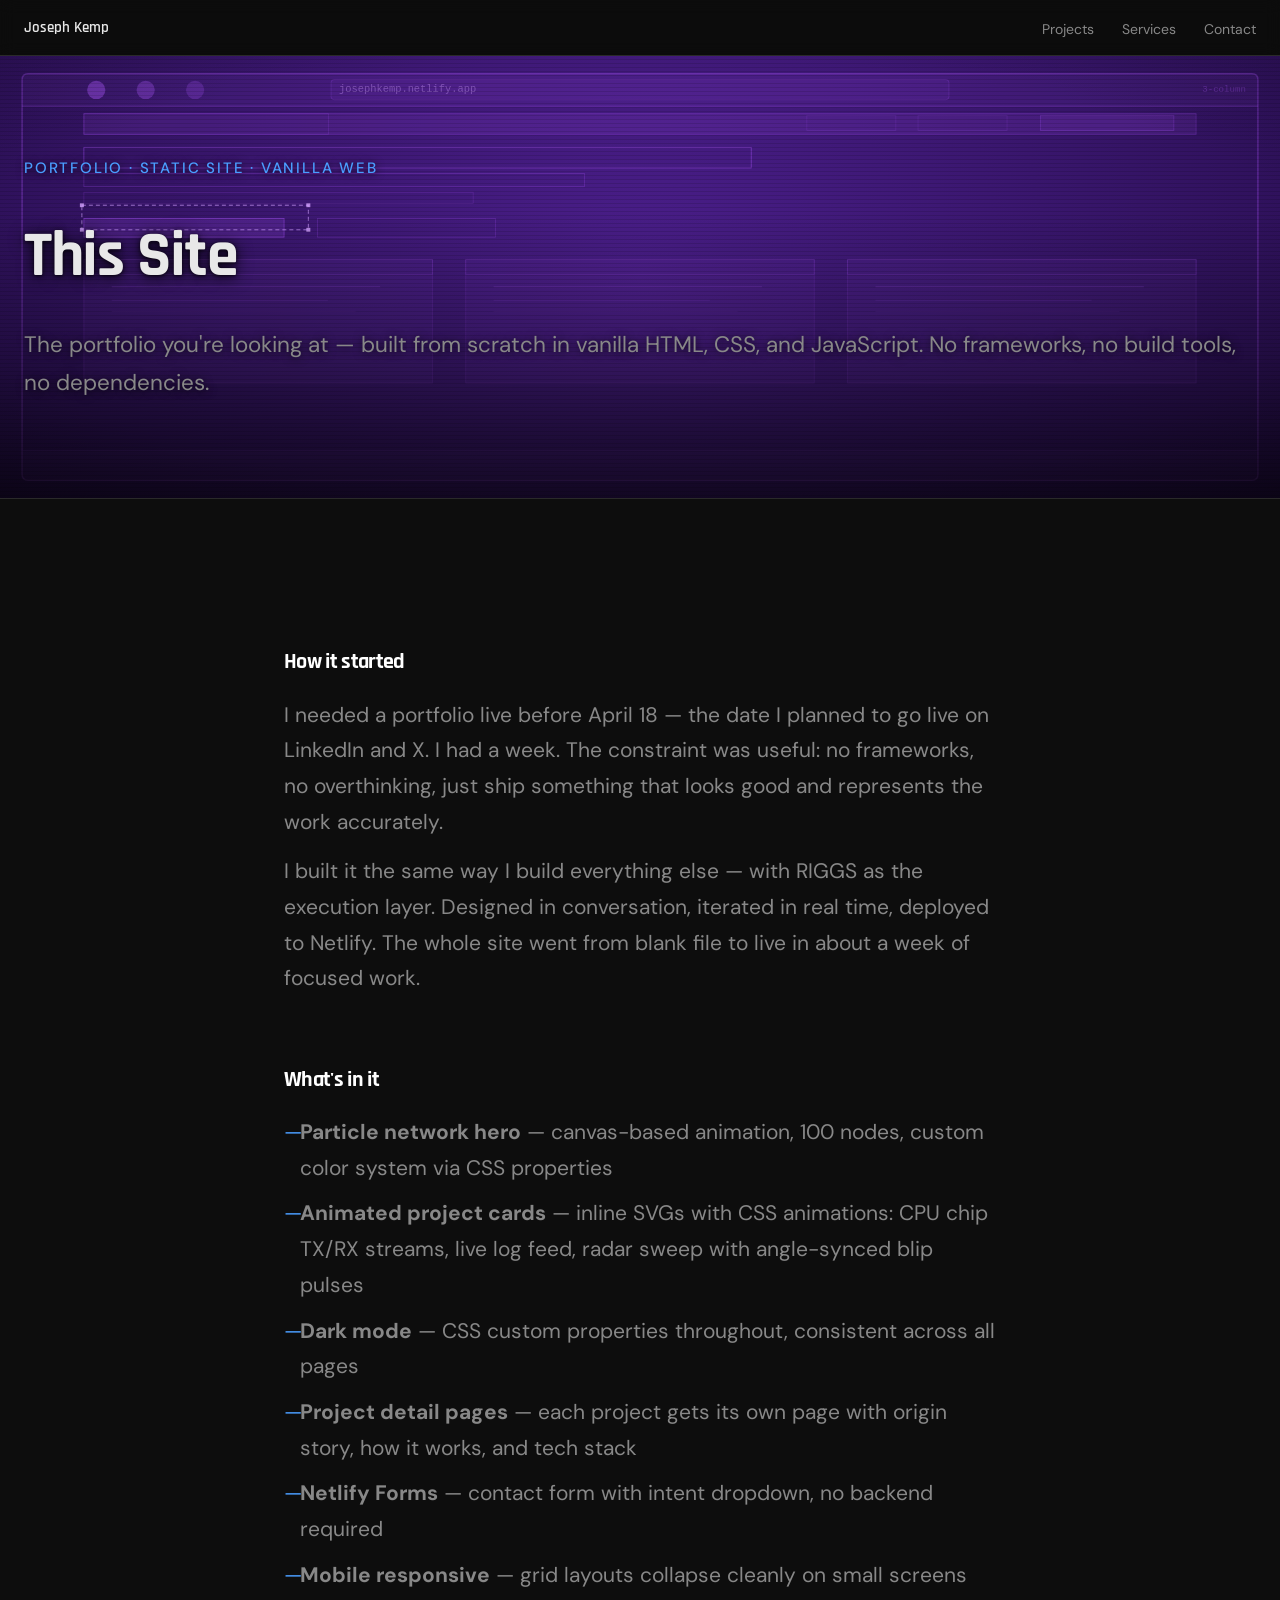
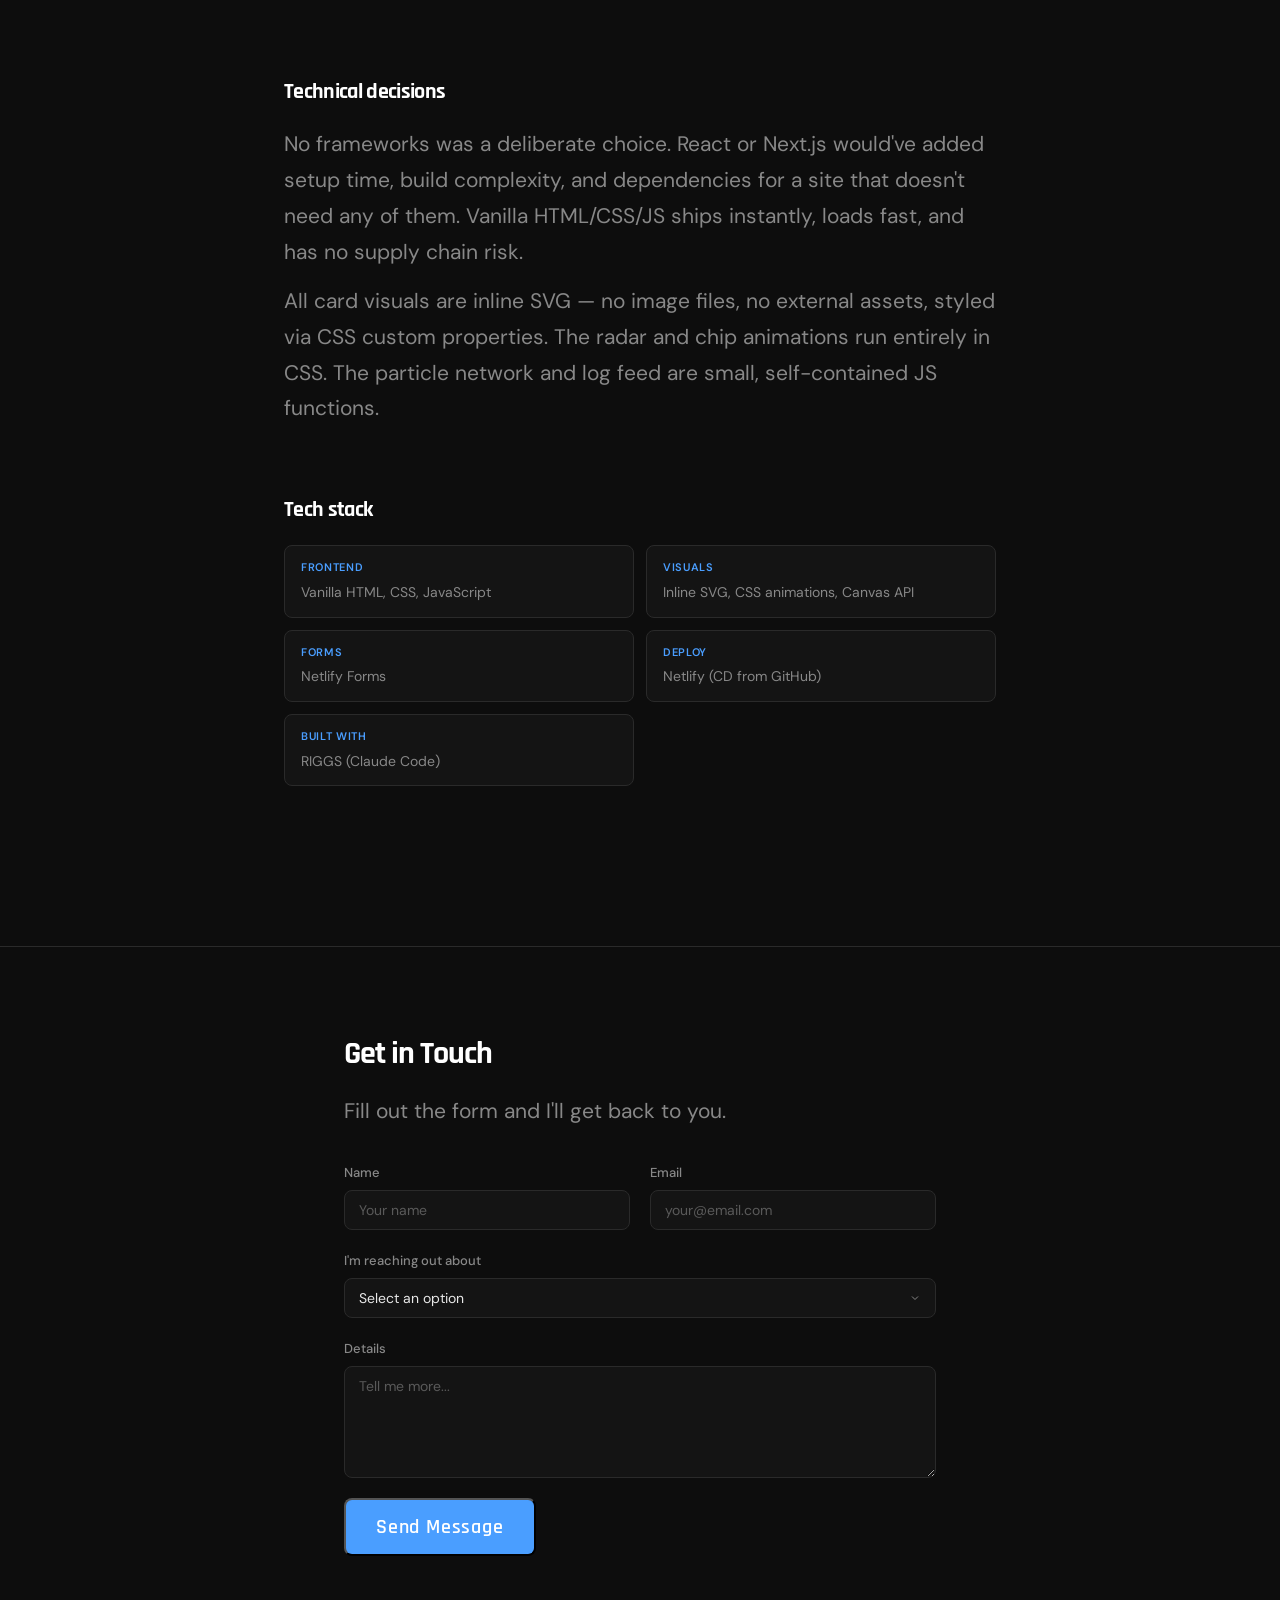
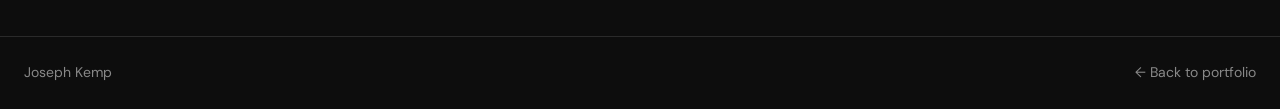
<file: this-site.html>
<!DOCTYPE html>
<html lang="en">
<head>
  <meta charset="UTF-8" />
  <meta name="viewport" content="width=device-width, initial-scale=1.0" />
  <title>This Portfolio — How It Was Built</title>
  <link rel="stylesheet" href="style.css" />
  <script data-goatcounter="https://josephkempdev.goatcounter.com/count"
          async src="//gc.zgo.at/count.js"></script>
</head>
<body>

  <!-- NAV -->
  <nav>
    <div class="container nav-inner">
      <span class="nav-name"><a href="index.html" style="color:inherit;text-decoration:none;">Joseph Kemp</a></span>
      <ul>
        <li><a href="index.html#projects">Projects</a></li>
        <li><a href="index.html#services">Services</a></li>
        <li><a href="index.html#contact">Contact</a></li>
      </ul>
    </div>
  </nav>

  <!-- HERO -->
  <section class="project-hero">
    <canvas id="site-hero-bg"></canvas>
    <div class="site-hero-scanlines"></div>
    <div class="site-hero-vignette"></div>
    <div class="project-hero-overlay"></div>
    <div class="container project-hero-content">
      <p class="hero-label">Portfolio · Static Site · Vanilla Web</p>
      <h1>This Site</h1>
      <p class="hero-sub">The portfolio you're looking at — built from scratch in vanilla HTML, CSS, and JavaScript. No frameworks, no build tools, no dependencies.</p>
    </div>
  </section>

  <!-- SITE HERO CANVAS ENGINE -->
  <script>
  (function () {
    const canvas = document.getElementById('site-hero-bg');
    const ctx = canvas.getContext('2d');
    let W, H;

    const P  = (a) => `rgba(168,85,247,${Math.max(0,a)})`;  // purple
    const PL = (a) => `rgba(210,160,255,${Math.max(0,a)})`; // light purple
    const FONT = "'Courier New', Courier, monospace";

    // Grain
    let grainCanvas, grainCtx, grainTick = 0;
    function initGrain() {
      grainCanvas = document.createElement('canvas');
      grainCanvas.width = grainCanvas.height = 256;
      grainCtx = grainCanvas.getContext('2d');
    }
    function drawGrain() {
      grainTick++;
      if (grainTick % 3 !== 0) return;
      const id = grainCtx.createImageData(256, 256);
      const d  = id.data;
      for (let i = 0; i < d.length; i += 4) { d[i]=168; d[i+1]=85; d[i+2]=247; d[i+3]=Math.random()*12; }
      grainCtx.putImageData(id, 0, 0);
      ctx.save(); ctx.globalAlpha = 0.035;
      ctx.fillStyle = ctx.createPattern(grainCanvas, 'repeat');
      ctx.fillRect(0, 0, W, H); ctx.restore();
    }

    function lerp(a, b, t) { return a + (b - a) * t; }
    function easeInOut(t) { return t < 0.5 ? 2*t*t : -1+(4-2*t)*t; }

    // Layout states: each card config is [cols, cardW fraction of content, gap fraction]
    const LAYOUTS = [
      { cols: 3, label: '3-column' },
      { cols: 2, label: '2-column' },
      { cols: 1, label: '1-column' },
    ];
    let layoutIdx = 0;
    let layoutT   = 0;      // 0=settled, going to 1=transition complete
    let layoutAge = 0;      // time spent in current layout
    const HOLD_MS  = 3200;
    const TRANS_MS = 900;

    // Selection box — drifts between elements
    let sel = { x:0, y:0, w:0, h:0, tx:0, ty:0, tw:0, th:0, age:0, interval:1800 };

    function pickNewTarget(bx, by, bw, bh, cols) {
      const elements = getElements(bx, by, bw, bh, cols);
      const pick = elements[Math.floor(Math.random() * elements.length)];
      sel.tx = pick.x - 2; sel.ty = pick.y - 2;
      sel.tw = pick.w + 4; sel.th = pick.h + 4;
      sel.age = 0;
    }

    function getElements(bx, by, bw, bh, cols) {
      const PAD = bw * 0.05;
      const cw  = bw - PAD * 2;
      const els = [];
      // nav
      els.push({ x: bx+PAD, y: by+2,       w: cw,        h: bh*0.06 });
      // hero heading
      els.push({ x: bx+PAD, y: by+bh*0.1,  w: cw*0.65,   h: bh*0.065 });
      // hero sub
      els.push({ x: bx+PAD, y: by+bh*0.19, w: cw*0.5,    h: bh*0.04 });
      // buttons
      els.push({ x: bx+PAD, y: by+bh*0.27, w: cw*0.2,    h: bh*0.055 });
      // cards
      const gap   = cw * 0.03;
      const cardW = (cw - gap * (cols-1)) / cols;
      for (let i = 0; i < cols; i++) {
        els.push({ x: bx+PAD+i*(cardW+gap), y: by+bh*0.42, w: cardW, h: bh*0.32 });
      }
      return els;
    }

    function drawBrowser(age) {
      const PAD  = Math.min(W, H) * 0.05;
      const bx   = PAD;
      const by   = PAD * 0.8;
      const bw   = W - PAD * 2;
      const bh   = H - PAD * 1.6;
      const R    = 6;
      const CHRO = bh * 0.08; // chrome height

      // Background
      const grad = ctx.createRadialGradient(W*0.5,H*0.5,0,W*0.5,H*0.5,Math.hypot(W,H)*0.6);
      grad.addColorStop(0, '#4a1e8a'); grad.addColorStop(1, '#280e50');
      ctx.fillStyle = grad; ctx.fillRect(0, 0, W, H);

      // Browser chrome bar
      ctx.fillStyle = P(0.07);
      roundRect(bx, by, bw, CHRO, R, R, 0, 0);
      ctx.fill();
      ctx.strokeStyle = P(0.35); ctx.lineWidth = 1.5;
      roundRect(bx, by, bw, bh, R);
      ctx.stroke();

      // Chrome separator
      ctx.strokeStyle = P(0.3); ctx.lineWidth = 1;
      ctx.beginPath(); ctx.moveTo(bx, by+CHRO); ctx.lineTo(bx+bw, by+CHRO); ctx.stroke();

      // Traffic dots
      const dot = CHRO * 0.28;
      const dy  = by + CHRO * 0.5;
      [0.06,0.10,0.14].forEach((rx,i) => {
        ctx.fillStyle = P(0.45 - i*0.1);
        ctx.beginPath(); ctx.arc(bx + bw*rx, dy, dot, 0, Math.PI*2); ctx.fill();
      });

      // URL bar
      const ux = bx + bw*0.25, uy = by + CHRO*0.18, uw = bw*0.5, uh = CHRO*0.62;
      ctx.strokeStyle = P(0.25); ctx.lineWidth = 0.8;
      roundRect(ux, uy, uw, uh, 3); ctx.stroke();
      ctx.fillStyle = P(0.06); roundRect(ux, uy, uw, uh, 3); ctx.fill();
      ctx.fillStyle = PL(0.4);
      ctx.font = `${CHRO*0.32}px ${FONT}`;
      ctx.textBaseline = 'middle';
      ctx.fillText('josephkemp.netlify.app', ux + 8, uy + uh*0.5);

      // Content area
      const cx = bx;
      const cy = by + CHRO;
      const cw = bw;
      const ch = bh - CHRO;

      // Clip content
      ctx.save();
      ctx.beginPath();
      ctx.rect(cx+1, cy+1, cw-2, ch-2);
      ctx.clip();

      drawContent(cx, cy, cw, ch, age);

      ctx.restore();

      // Selection box
      sel.age += 16;
      if (sel.age > sel.interval || (sel.tw === 0)) {
        pickNewTarget(cx, cy, cw, ch, getCurrentCols());
        sel.interval = 1200 + Math.random() * 1600;
      }
      const st = Math.min(1, sel.age / 220);
      sel.x = lerp(sel.x, sel.tx, st * 0.18);
      sel.y = lerp(sel.y, sel.ty, st * 0.18);
      sel.w = lerp(sel.w, sel.tw, st * 0.18);
      sel.h = lerp(sel.h, sel.th, st * 0.18);

      ctx.strokeStyle = PL(0.65);
      ctx.lineWidth = 1;
      ctx.setLineDash([4, 3]);
      ctx.strokeRect(sel.x, sel.y, sel.w, sel.h);
      ctx.setLineDash([]);

      // Corner handles
      const hs = 4;
      ctx.fillStyle = PL(0.8);
      [[sel.x,sel.y],[sel.x+sel.w,sel.y],[sel.x,sel.y+sel.h],[sel.x+sel.w,sel.y+sel.h]].forEach(([hx,hy]) => {
        ctx.fillRect(hx-hs/2, hy-hs/2, hs, hs);
      });

      // Layout label (bottom right of chrome)
      ctx.fillStyle = P(0.35);
      ctx.font = `${CHRO*0.28}px ${FONT}`;
      ctx.textBaseline = 'middle';
      ctx.textAlign = 'right';
      ctx.fillText(LAYOUTS[layoutIdx].label, bx+bw-12, by+CHRO*0.5);
      ctx.textAlign = 'left';
    }

    function getCurrentCols() {
      const next = (layoutIdx + 1) % LAYOUTS.length;
      return layoutT > 0.5 ? LAYOUTS[next].cols : LAYOUTS[layoutIdx].cols;
    }

    function drawContent(cx, cy, cw, ch, age) {
      const PAD  = cw * 0.05;
      const iw   = cw - PAD * 2;
      const ix   = cx + PAD;

      const curCols  = LAYOUTS[layoutIdx].cols;
      const nextCols = LAYOUTS[(layoutIdx+1) % LAYOUTS.length].cols;
      const t        = easeInOut(layoutT);

      function lerpCols(cur, nxt) { return lerp(cur, nxt, t); }

      // Nav bar
      wire(ix, cy+ch*0.02, iw, ch*0.055, 0.12, 0.3);
      wire(ix, cy+ch*0.02, iw*0.22, ch*0.055, 0, 0.22);
      wire(ix+iw*0.65, cy+ch*0.025, iw*0.08, ch*0.04, 0, 0.18);
      wire(ix+iw*0.75, cy+ch*0.025, iw*0.08, ch*0.04, 0, 0.18);
      wire(ix+iw*0.86, cy+ch*0.025, iw*0.12, ch*0.04, 0.08, 0.3);

      // Hero heading
      wire(ix, cy+ch*0.11, lerpCols(iw*0.6, iw*0.75), ch*0.055, 0, 0.55);
      wire(ix, cy+ch*0.18, lerpCols(iw*0.45, iw*0.6), ch*0.035, 0, 0.3);
      wire(ix, cy+ch*0.23, lerpCols(iw*0.35, iw*0.5), ch*0.03,  0, 0.22);

      // Buttons
      wire(ix,           cy+ch*0.30, iw*0.18, ch*0.05, 0.18, 0.55);
      wire(ix+iw*0.21,   cy+ch*0.30, iw*0.16, ch*0.05, 0,    0.28);

      // Cards
      const gap    = iw * 0.03;
      const curW   = (iw - gap*(curCols-1))  / curCols;
      const nextW  = (iw - gap*(nextCols-1)) / nextCols;
      const maxCols = Math.max(curCols, nextCols);

      for (let i = 0; i < maxCols; i++) {
        const curX  = i < curCols  ? ix + i*(curW+gap)   : ix + (curCols-1)*(curW+gap);
        const nextX = i < nextCols ? ix + i*(nextW+gap)  : ix + (nextCols-1)*(nextW+gap);
        const curCW  = i < curCols  ? curW  : 0;
        const nextCW = i < nextCols ? nextW : 0;
        const rx = lerp(curX, nextX, t);
        const rw = lerp(curCW, nextCW, t);
        const ry = cy + ch * 0.41;
        const rh = ch * 0.33;
        if (rw < 2) continue;
        wire(rx, ry, rw, rh, 0.06, 0.22);
        wire(rx, ry, rw, rh*0.12, 0, 0.2);
        wline(rx+rw*0.08, ry+rh*0.22, rx+rw*0.85, ry+rh*0.22, 0.3);
        wline(rx+rw*0.08, ry+rh*0.33, rx+rw*0.70, ry+rh*0.33, 0.18);
        wline(rx+rw*0.08, ry+rh*0.42, rx+rw*0.78, ry+rh*0.42, 0.14);
      }

      // Footer
      wire(cx, cy+ch*0.92, cw, ch*0.08, 0.06, 0.15);
    }

    function wire(x, y, w, h, fill, stroke) {
      if (fill > 0) { ctx.fillStyle = P(fill);   ctx.fillRect(x, y, w, h); }
      if (stroke > 0) { ctx.strokeStyle = P(stroke); ctx.lineWidth = 0.8; ctx.strokeRect(x, y, w, h); }
    }
    function wline(x1, y1, x2, y2, alpha) {
      ctx.strokeStyle = P(alpha); ctx.lineWidth = 0.8;
      ctx.beginPath(); ctx.moveTo(x1,y1); ctx.lineTo(x2,y2); ctx.stroke();
    }
    function roundRect(x, y, w, h, tl, tr, br, bl) {
      tr = tr ?? tl; br = br ?? tl; bl = bl ?? tl;
      ctx.beginPath();
      ctx.moveTo(x+tl, y);
      ctx.lineTo(x+w-tr, y); ctx.quadraticCurveTo(x+w,y, x+w,y+tr);
      ctx.lineTo(x+w, y+h-br); ctx.quadraticCurveTo(x+w,y+h, x+w-br,y+h);
      ctx.lineTo(x+bl, y+h); ctx.quadraticCurveTo(x,y+h, x,y+h-bl);
      ctx.lineTo(x, y+tl); ctx.quadraticCurveTo(x,y, x+tl,y);
      ctx.closePath();
    }

    function resize() {
      W = canvas.width  = canvas.offsetWidth  || 800;
      H = canvas.height = canvas.offsetHeight || 400;
    }
    window.addEventListener('resize', resize);

    let last = 0;
    function frame(ts) {
      const dt = Math.min(ts - last, 50); last = ts;

      if (layoutT === 0) {
        layoutAge += dt;
        if (layoutAge > HOLD_MS) { layoutAge = 0; layoutT = 0.001; }
      } else {
        layoutT += dt / TRANS_MS;
        if (layoutT >= 1) {
          layoutT = 0;
          layoutIdx = (layoutIdx + 1) % LAYOUTS.length;
        }
      }

      drawBrowser(ts);
      drawGrain();
      requestAnimationFrame(frame);
    }

    initGrain(); resize();
    requestAnimationFrame(ts => { last = ts; requestAnimationFrame(frame); });
  })();
  </script>

  <!-- CONTENT -->
  <section>
    <div class="container project-content">

      <div class="project-section">
        <h2>How it started</h2>
        <p>I needed a portfolio live before April 18 — the date I planned to go live on LinkedIn and X. I had a week. The constraint was useful: no frameworks, no overthinking, just ship something that looks good and represents the work accurately.</p>
        <p>I built it the same way I build everything else — with RIGGS as the execution layer. Designed in conversation, iterated in real time, deployed to Netlify. The whole site went from blank file to live in about a week of focused work.</p>
      </div>

      <div class="project-section">
        <h2>What's in it</h2>
        <ul class="project-list">
          <li><strong>Particle network hero</strong> — canvas-based animation, 100 nodes, custom color system via CSS properties</li>
          <li><strong>Animated project cards</strong> — inline SVGs with CSS animations: CPU chip TX/RX streams, live log feed, radar sweep with angle-synced blip pulses</li>
          <li><strong>Dark mode</strong> — CSS custom properties throughout, consistent across all pages</li>
          <li><strong>Project detail pages</strong> — each project gets its own page with origin story, how it works, and tech stack</li>
          <li><strong>Netlify Forms</strong> — contact form with intent dropdown, no backend required</li>
          <li><strong>Mobile responsive</strong> — grid layouts collapse cleanly on small screens</li>
        </ul>
      </div>

      <div class="project-section">
        <h2>Technical decisions</h2>
        <p>No frameworks was a deliberate choice. React or Next.js would've added setup time, build complexity, and dependencies for a site that doesn't need any of them. Vanilla HTML/CSS/JS ships instantly, loads fast, and has no supply chain risk.</p>
        <p>All card visuals are inline SVG — no image files, no external assets, styled via CSS custom properties. The radar and chip animations run entirely in CSS. The particle network and log feed are small, self-contained JS functions.</p>
      </div>

      <div class="project-section">
        <h2>Tech stack</h2>
        <div class="stack-grid">
          <div class="stack-item"><span class="stack-label">Frontend</span><span>Vanilla HTML, CSS, JavaScript</span></div>
          <div class="stack-item"><span class="stack-label">Visuals</span><span>Inline SVG, CSS animations, Canvas API</span></div>
          <div class="stack-item"><span class="stack-label">Forms</span><span>Netlify Forms</span></div>
          <div class="stack-item"><span class="stack-label">Deploy</span><span>Netlify (CD from GitHub)</span></div>
          <div class="stack-item"><span class="stack-label">Built with</span><span>RIGGS (Claude Code)</span></div>
        </div>
      </div>

    </div>
  </section>

  <!-- CONTACT -->
  <section id="contact" style="border-top: 1px solid var(--border);">
    <div class="container contact-container">
      <h2>Get in Touch</h2>
      <p>Fill out the form and I'll get back to you.</p>
      <form class="contact-form" name="contact" method="POST" data-netlify="true">
        <input type="hidden" name="form-name" value="contact" />
        <input type="hidden" name="page" value="this-site" />
        <div class="form-row">
          <div class="form-group">
            <label for="name">Name</label>
            <input type="text" id="name" name="name" placeholder="Your name" required />
          </div>
          <div class="form-group">
            <label for="email">Email</label>
            <input type="email" id="email" name="email" placeholder="your@email.com" required />
          </div>
        </div>
        <div class="form-group">
          <label for="subject">I'm reaching out about</label>
          <select id="subject" name="subject" required>
            <option value="" disabled selected>Select an option</option>
            <option value="it-role">Remote IT role opportunity</option>
            <option value="ai-build">Custom AI build</option>
            <option value="consulting">AI/Automation consulting</option>
            <option value="other">Something else</option>
          </select>
        </div>
        <div class="form-group">
          <label for="message">Details</label>
          <textarea id="message" name="message" rows="5" placeholder="Tell me more..." required></textarea>
        </div>
        <button type="submit" class="btn btn-primary">Send Message</button>
      </form>
    </div>
  </section>

  <!-- FOOTER -->
  <footer>
    <div class="container footer-inner">
      <span class="footer-name">Joseph Kemp</span>
      <div class="footer-links">
        <a href="index.html">← Back to portfolio</a>
      </div>
    </div>
  </footer>

</body>
</html>
</file>
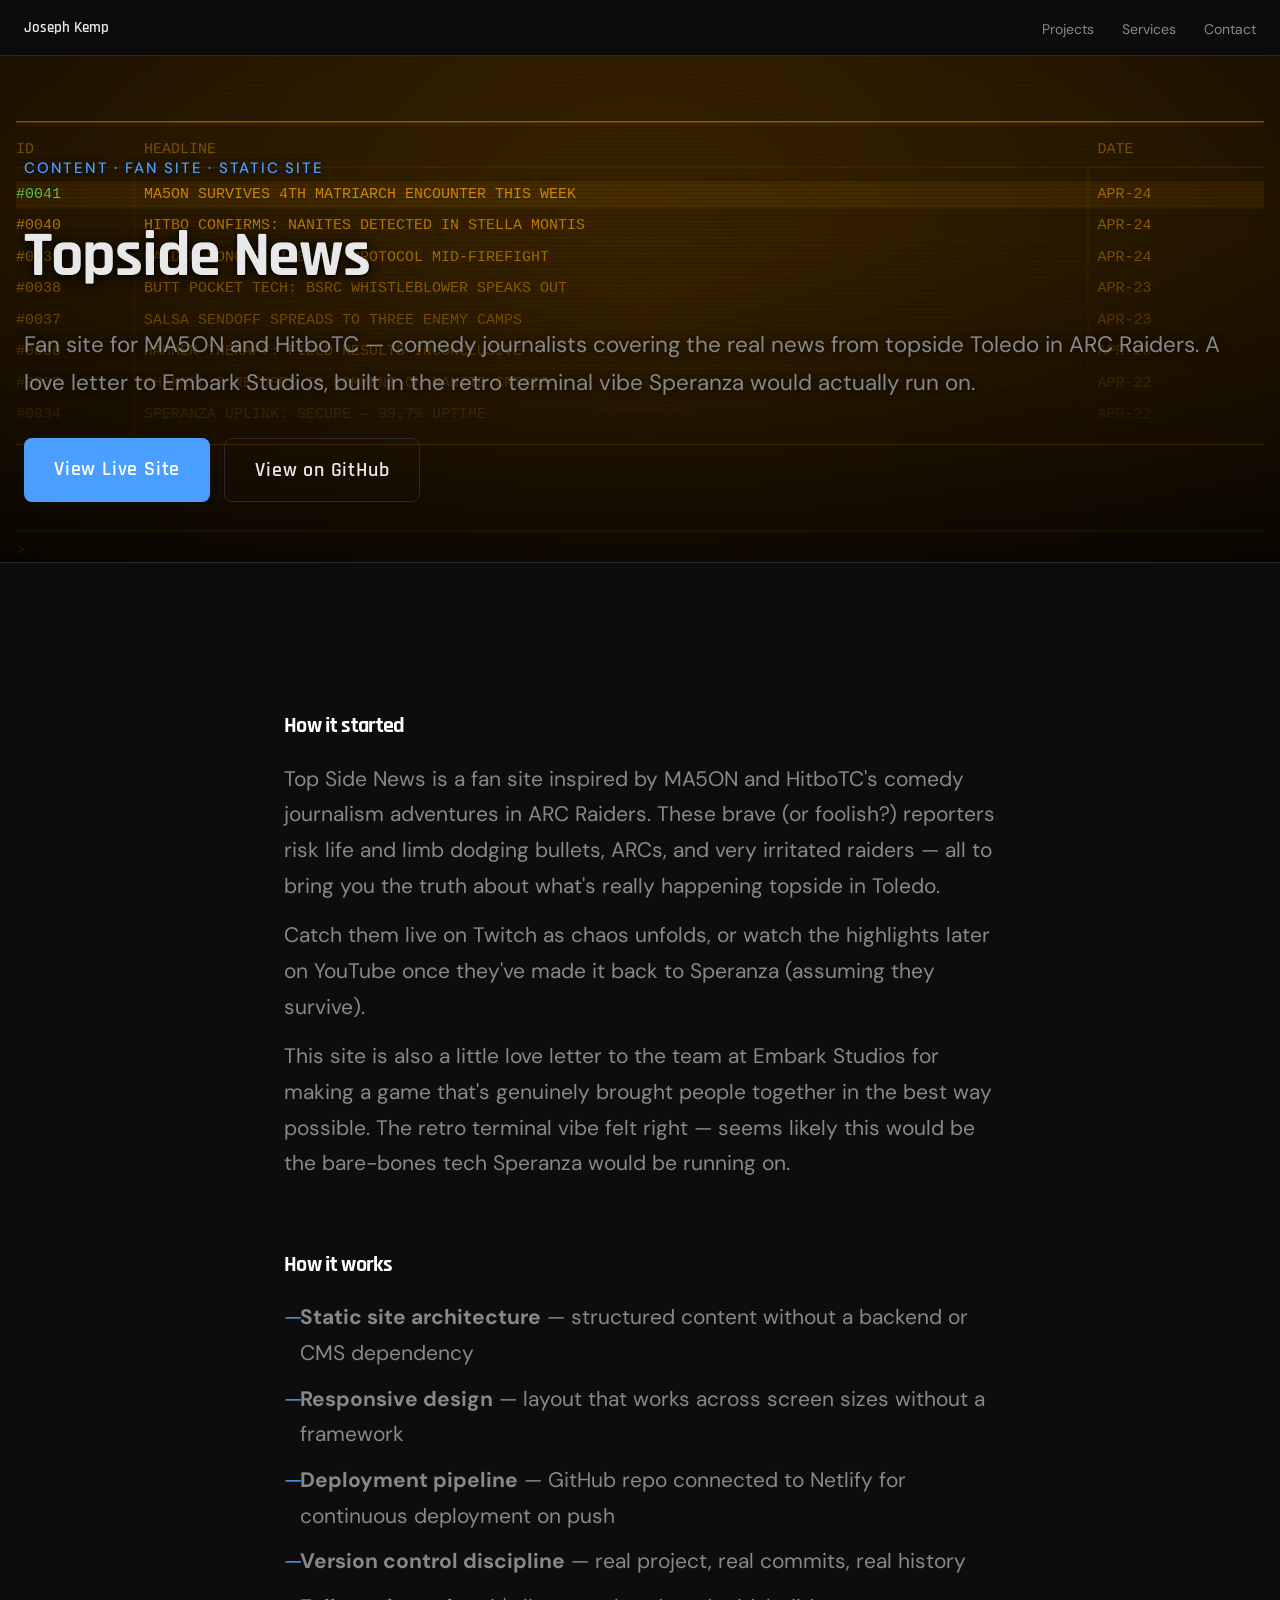
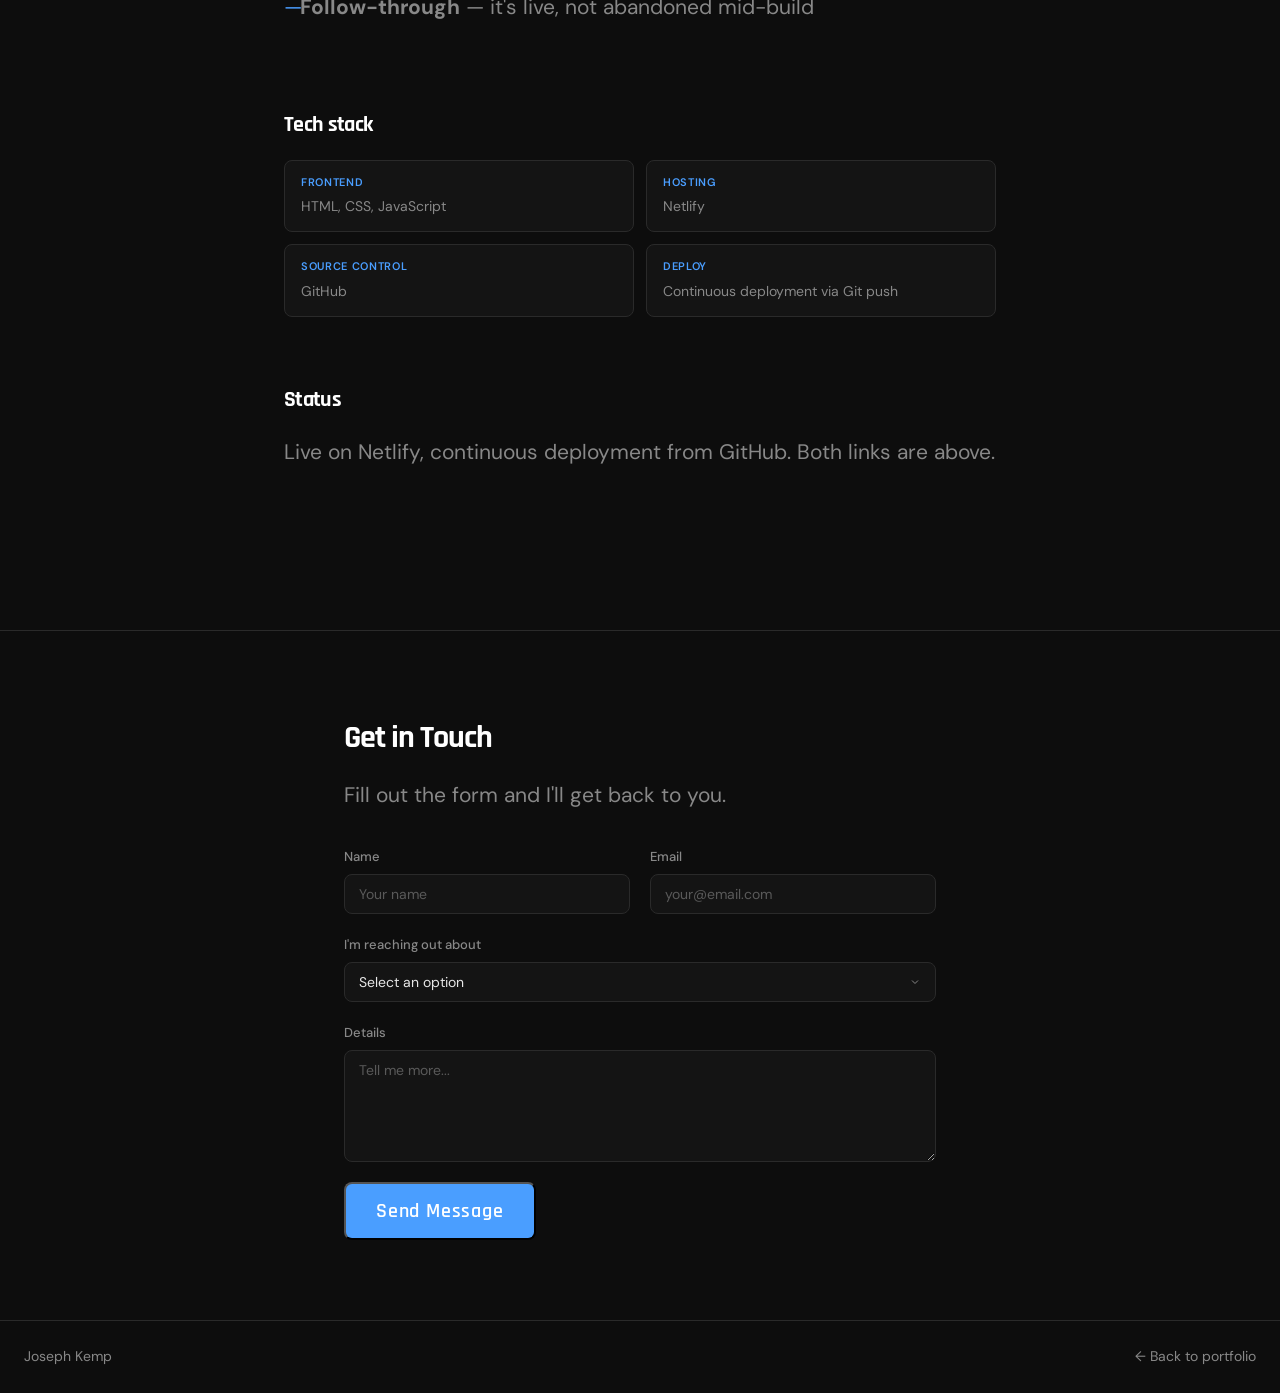
<file: topside-news.html>
<!DOCTYPE html>
<html lang="en">
<head>
  <meta charset="UTF-8" />
  <meta name="viewport" content="width=device-width, initial-scale=1.0" />
  <title>Topside News</title>
  <link rel="stylesheet" href="style.css" />
  <script data-goatcounter="https://josephkempdev.goatcounter.com/count"
          async src="//gc.zgo.at/count.js"></script>
</head>
<body>

  <!-- NAV -->
  <nav>
    <div class="container nav-inner">
      <span class="nav-name"><a href="index.html" style="color:inherit;text-decoration:none;">Joseph Kemp</a></span>
      <ul>
        <li><a href="index.html#projects">Projects</a></li>
        <li><a href="index.html#services">Services</a></li>
        <li><a href="index.html#contact">Contact</a></li>
      </ul>
    </div>
  </nav>

  <!-- HERO -->
  <section class="project-hero">
    <canvas id="tsn-hero-bg"></canvas>
    <div class="tsn-scanlines"></div>
    <div class="tsn-vignette"></div>
    <div class="project-hero-overlay"></div>
    <div class="container project-hero-content">
      <p class="hero-label">Content · Fan Site · Static Site</p>
      <h1>Topside News</h1>
      <p class="hero-sub">Fan site for MA5ON and HitboTC — comedy journalists covering the real news from topside Toledo in ARC Raiders. A love letter to Embark Studios, built in the retro terminal vibe Speranza would actually run on.</p>
      <div class="hero-ctas">
        <a href="https://topsidenews.netlify.app/" target="_blank" rel="noopener" class="btn btn-primary">View Live Site</a>
        <a href="https://github.com/Bagu-Hanto/topside-news-bbs" target="_blank" rel="noopener" class="btn btn-secondary">View on GitHub</a>
      </div>
    </div>
  </section>

  <!-- TSN HERO CANVAS ENGINE -->
  <script>
  (function () {
    const canvas = document.getElementById('tsn-hero-bg');
    const ctx = canvas.getContext('2d');
    let W, H;

    const A  = (alpha) => `rgba(255,170,0,${Math.max(0,alpha)})`;
    const AG = (alpha) => `rgba(100,255,100,${Math.max(0,alpha)})`;
    const FONT = "'Courier New', Courier, monospace";

    const HEADLINES = [
      { id:'#0041', date:'APR-24', text:'MA5ON SURVIVES 4TH MATRIARCH ENCOUNTER THIS WEEK' },
      { id:'#0040', date:'APR-24', text:'HITBO CONFIRMS: NANITES DETECTED IN STELLA MONTIS' },
      { id:'#0039', date:'APR-24', text:'RAIDER HONORS TIME OUT PROTOCOL MID-FIREFIGHT' },
      { id:'#0038', date:'APR-23', text:'BUTT POCKET TECH: BSRC WHISTLEBLOWER SPEAKS OUT' },
      { id:'#0037', date:'APR-23', text:'SALSA SENDOFF SPREADS TO THREE ENEMY CAMPS' },
      { id:'#0036', date:'APR-23', text:'HAMMER THERAPY: FIELD RESULTS INCONCLUSIVE' },
      { id:'#0035', date:'APR-22', text:'CHANNEL 5 REFUSES TO COMMENT ON NANITE CRISIS' },
      { id:'#0034', date:'APR-22', text:'SPERANZA UPLINK: SECURE — 99.7% UPTIME' },
      { id:'#0033', date:'APR-22', text:'MILDRED, 23, BLAMES NIGHT SHIFTS FOR APPEARANCE' },
      { id:'#0032', date:'APR-21', text:'SPIRONZA DENIES ALL KNOWLEDGE OF OUTBREAK' },
      { id:'#0031', date:'APR-21', text:'TOPSIDE TERMINAL RESTORED AFTER 14HR BLACKOUT' },
      { id:'#0030', date:'APR-21', text:'IMPACT GRENADES: ARE THREE ENOUGH? MILDRED SAYS YES' },
    ];

    let rows = HEADLINES.slice(0, 8);
    let rowTick = 0, nextHeadline = 8;
    let cursorOn = true, cursorTick = 0;
    let tickerX = 0;
    const TICKER = '  //  TOP SIDE NEWS  \u00b7  GETTING TO THE BOTTOM OF THINGS UP TOP  \u00b7  SIGNAL SECURE  \u00b7  RAIDER CREDENTIALS VERIFIED  \u00b7  STAY TOPSIDE  ';

    let grainCanvas, grainCtx, grainTick = 0;
    function initGrain() {
      grainCanvas = document.createElement('canvas');
      grainCanvas.width = grainCanvas.height = 256;
      grainCtx = grainCanvas.getContext('2d');
    }
    function drawGrain() {
      grainTick++;
      if (grainTick % 3 !== 0) return;
      const id = grainCtx.createImageData(256, 256);
      const d  = id.data;
      for (let i = 0; i < d.length; i += 4) { d[i]=255; d[i+1]=140; d[i+2]=0; d[i+3]=Math.random()*14; }
      grainCtx.putImageData(id, 0, 0);
      ctx.save(); ctx.globalAlpha = 0.04;
      ctx.fillStyle = ctx.createPattern(grainCanvas, 'repeat');
      ctx.fillRect(0, 0, W, H); ctx.restore();
    }

    function hline(y, alpha, lw) {
      ctx.strokeStyle = A(alpha); ctx.lineWidth = lw || 1;
      ctx.beginPath(); ctx.moveTo(16, y); ctx.lineTo(W - 16, y); ctx.stroke();
    }

    function resize() {
      W = canvas.width  = canvas.offsetWidth  || 800;
      H = canvas.height = canvas.offsetHeight || 400;
      tickerX = W;
    }
    window.addEventListener('resize', resize);

    let last = 0;
    function frame(ts) {
      const dt = Math.min(ts - last, 50); last = ts;

      rowTick += dt; cursorTick += dt;
      if (rowTick > 2800) {
        rowTick = 0;
        rows.unshift(HEADLINES[nextHeadline % HEADLINES.length]);
        nextHeadline++;
        if (rows.length > 8) rows.pop();
      }
      if (cursorTick > 500) { cursorOn = !cursorOn; cursorTick = 0; }

      const PAD   = 16;
      const FS    = Math.max(11, Math.min(15, H * 0.033));
      const LH    = FS * 2.1;
      const COL1  = PAD;
      const COL2  = PAD + W * 0.10;
      const COL3  = W - PAD - W * 0.13;
      const SEP1  = H * 0.13;
      const HDR_Y = H * 0.17;
      const SEP2  = H * 0.22;
      const ROW0  = SEP2 + LH * 0.6;
      const MID   = ROW0 + LH * 8.2;
      const TICK_Y  = H - PAD * 2.5;
      const PROMPT_Y = H - PAD * 1.2;

      ctx.font = `${FS}px ${FONT}`;
      ctx.textBaseline = 'top';

      // Background
      const grad = ctx.createRadialGradient(W*0.5, H*0.5, 0, W*0.5, H*0.5, Math.hypot(W,H)*0.55);
      grad.addColorStop(0, '#3a2400'); grad.addColorStop(1, '#1e1200');
      ctx.fillStyle = grad; ctx.fillRect(0, 0, W, H);

      hline(SEP1, 0.45, 1.5); hline(SEP1+3, 0.18, 0.5);

      ctx.fillStyle = A(0.4);
      ctx.fillText('ID', COL1, HDR_Y);
      ctx.fillText('HEADLINE', COL2, HDR_Y);
      ctx.fillText('DATE', COL3, HDR_Y);

      hline(SEP2, 0.25, 0.6);
      ctx.strokeStyle = A(0.18); ctx.lineWidth = 0.5;
      ctx.beginPath(); ctx.moveTo(COL2-PAD*0.6, SEP2); ctx.lineTo(COL2-PAD*0.6, MID); ctx.stroke();
      ctx.beginPath(); ctx.moveTo(COL3-PAD*0.6, SEP2); ctx.lineTo(COL3-PAD*0.6, MID); ctx.stroke();

      rows.forEach((row, i) => {
        const y = ROW0 + i * LH;
        const rowAlpha = Math.max(0.15, 0.75 - i * 0.08);
        if (i === 0) { ctx.fillStyle = A(0.08); ctx.fillRect(PAD, y-LH*0.15, W-PAD*2, LH*0.85); }
        ctx.fillStyle = i === 0 ? AG(0.75) : A(rowAlpha);
        ctx.fillText(row.id, COL1, y);
        ctx.fillStyle = A(rowAlpha);
        const maxW = COL3 - COL2 - PAD;
        let headline = row.text;
        while (ctx.measureText(headline).width > maxW && headline.length > 0) headline = headline.slice(0,-1);
        if (headline.length < row.text.length) headline = headline.slice(0,-3) + '...';
        ctx.fillText(headline, COL2, y);
        ctx.fillStyle = A(rowAlpha * 0.7);
        ctx.fillText(row.date, COL3, y);
      });

      hline(MID, 0.28, 1);

      tickerX -= dt * 0.09;
      const tickerW = ctx.measureText(TICKER).width;
      if (tickerX < -tickerW) tickerX += tickerW;
      ctx.fillStyle = A(0.32);
      ctx.fillText(TICKER + TICKER, tickerX, TICK_Y);

      hline(PROMPT_Y - FS*0.8, 0.28, 1);
      hline(PROMPT_Y - FS*0.8+2, 0.12, 0.5);

      ctx.fillStyle = A(0.45);
      ctx.fillText('>', PAD, PROMPT_Y);
      if (cursorOn) { ctx.fillStyle = A(0.85); ctx.fillRect(PAD+FS*1.4, PROMPT_Y+1, FS*0.65, FS*0.9); }

      drawGrain();
      requestAnimationFrame(frame);
    }

    initGrain(); resize();
    requestAnimationFrame(ts => { last = ts; requestAnimationFrame(frame); });
  })();
  </script>


  <!-- CONTENT -->
  <section>
    <div class="container project-content">
      <div class="project-section">
        <h2>How it started</h2>
        <p>Top Side News is a fan site inspired by MA5ON and HitboTC's comedy journalism adventures in ARC Raiders. These brave (or foolish?) reporters risk life and limb dodging bullets, ARCs, and very irritated raiders — all to bring you the truth about what's really happening topside in Toledo.</p>
        <p>Catch them live on Twitch as chaos unfolds, or watch the highlights later on YouTube once they've made it back to Speranza (assuming they survive).</p>
        <p>This site is also a little love letter to the team at Embark Studios for making a game that's genuinely brought people together in the best way possible. The retro terminal vibe felt right — seems likely this would be the bare-bones tech Speranza would be running on.</p>
      </div>

      <div class="project-section">
        <h2>How it works</h2>
        <ul class="project-list">
          <li><strong>Static site architecture</strong> — structured content without a backend or CMS dependency</li>
          <li><strong>Responsive design</strong> — layout that works across screen sizes without a framework</li>
          <li><strong>Deployment pipeline</strong> — GitHub repo connected to Netlify for continuous deployment on push</li>
          <li><strong>Version control discipline</strong> — real project, real commits, real history</li>
          <li><strong>Follow-through</strong> — it's live, not abandoned mid-build</li>
        </ul>
      </div>

      <div class="project-section">
        <h2>Tech stack</h2>
        <div class="stack-grid">
          <div class="stack-item"><span class="stack-label">Frontend</span><span>HTML, CSS, JavaScript</span></div>
          <div class="stack-item"><span class="stack-label">Hosting</span><span>Netlify</span></div>
          <div class="stack-item"><span class="stack-label">Source control</span><span>GitHub</span></div>
          <div class="stack-item"><span class="stack-label">Deploy</span><span>Continuous deployment via Git push</span></div>
        </div>
      </div>

      <div class="project-section">
        <h2>Status</h2>
        <p>Live on Netlify, continuous deployment from GitHub. Both links are above.</p>
      </div>
    </div>
  </section>

  <!-- CONTACT -->
  <section id="contact" style="border-top: 1px solid var(--border);">
    <div class="container contact-container">
      <h2>Get in Touch</h2>
      <p>Fill out the form and I'll get back to you.</p>
      <form class="contact-form" name="contact" method="POST" data-netlify="true">
        <input type="hidden" name="form-name" value="contact" />
        <input type="hidden" name="page" value="topside-news" />
        <div class="form-row">
          <div class="form-group">
            <label for="name">Name</label>
            <input type="text" id="name" name="name" placeholder="Your name" required />
          </div>
          <div class="form-group">
            <label for="email">Email</label>
            <input type="email" id="email" name="email" placeholder="your@email.com" required />
          </div>
        </div>
        <div class="form-group">
          <label for="subject">I'm reaching out about</label>
          <select id="subject" name="subject" required>
            <option value="" disabled selected>Select an option</option>
            <option value="it-role">Remote IT role opportunity</option>
            <option value="ai-build">Custom AI build</option>
            <option value="consulting">AI/Automation consulting</option>
            <option value="other">Something else</option>
          </select>
        </div>
        <div class="form-group">
          <label for="message">Details</label>
          <textarea id="message" name="message" rows="5" placeholder="Tell me more..." required></textarea>
        </div>
        <button type="submit" class="btn btn-primary">Send Message</button>
      </form>
    </div>
  </section>

  <!-- FOOTER -->
  <footer>
    <div class="container footer-inner">
      <span class="footer-name">Joseph Kemp</span>
      <div class="footer-links">
        <a href="index.html">← Back to portfolio</a>
      </div>
    </div>
  </footer>

</body>
</html>
</file>
<file: style.css>
@import url('https://fonts.googleapis.com/css2?family=Rajdhani:wght@500;600;700&family=DM+Sans:ital,opsz,wght@0,9..40,300;0,9..40,400;0,9..40,500;1,9..40,400&display=swap');

/* ── Reset & Base ── */
*, *::before, *::after { box-sizing: border-box; margin: 0; padding: 0; }

:root {
  --bg:        #0d0d0d;
  --bg2:       #141414;
  --bg3:       #1a1a1a;
  --border:    #2a2a2a;
  --text:      #e8e8e8;
  --muted:     #888;
  --accent:    #4a9eff;
  --accent2:   #2d7dd2;
  --green:     #3ecf8e;
  --yellow:    #f0b429;
  --purple:    #a78bfa;
  --radius:    8px;
  --max:       1400px;
}


html { scroll-behavior: smooth; }

body {
  background: var(--bg);
  color: var(--text);
  font-family: 'DM Sans', -apple-system, sans-serif;
  font-size: 21px;
  line-height: 1.7;
}

h1, h2, h3, h4, .nav-name {
  font-family: 'Rajdhani', sans-serif;
}

a { color: var(--accent); text-decoration: none; }
a:hover { text-decoration: underline; }
a.card-fullbleed:hover, a.card-fullbleed:hover * { text-decoration: none; }

.container {
  max-width: var(--max);
  margin: 0 auto;
  padding: 0 24px;
}

/* ── Nav ── */
nav {
  position: sticky;
  top: 0;
  z-index: 100;
  background: rgba(13,13,13,0.92);
  backdrop-filter: blur(8px);
  transition: background 0.3s;
  border-bottom: 1px solid var(--border);
  height: 56px;
}

.nav-inner {
  display: flex;
  align-items: center;
  justify-content: space-between;
  height: 100%;
}

.nav-name {
  font-weight: 600;
  font-size: 15px;
  color: var(--text);
}

nav ul {
  list-style: none;
  display: flex;
  gap: 28px;
}

nav ul a {
  color: var(--muted);
  font-size: 14px;
  transition: color 0.15s;
}

nav ul a:hover {
  color: var(--text);
  text-decoration: none;
}

/* ── Hero ── */
#hero {
  position: relative;
  min-height: 88vh;
  display: flex;
  align-items: center;
  justify-content: center;
  padding: 80px 24px;
  overflow: hidden;
}

#hero::before {
  content: '';
  position: absolute;
  inset: 0;
  background: linear-gradient(
    to top,
    rgba(0,0,0,0.72) 0%,
    rgba(0,0,0,0.28) 35%,
    transparent 65%
  );
  pointer-events: none;
  z-index: 1;
}

#hero::after {
  content: '';
  position: absolute;
  inset: 0;
  background-image: url("data:image/svg+xml,%3Csvg xmlns='http://www.w3.org/2000/svg' width='300' height='300'%3E%3Cfilter id='n'%3E%3CfeTurbulence type='fractalNoise' baseFrequency='0.85' numOctaves='4' stitchTiles='stitch'/%3E%3C/filter%3E%3Crect width='300' height='300' filter='url(%23n)' opacity='0.035'/%3E%3C/svg%3E");
  background-repeat: repeat;
  pointer-events: none;
  z-index: 0;
  opacity: 0.6;
}

#particle-canvas {
  position: absolute;
  inset: 0;
  width: 100%;
  height: 100%;
  z-index: 0;
  opacity: 0.85;
}

.hero-content {
  position: relative;
  z-index: 2;
  text-align: center;
  max-width: 900px;
}

.hero-label {
  font-size: 15px;
  letter-spacing: 0.12em;
  text-transform: uppercase;
  color: var(--accent);
  margin-bottom: 20px;
  font-weight: 500;
  font-family: 'DM Sans', sans-serif;
  text-shadow: 0 1px 8px rgba(0,0,0,0.9);
}

.hero-content h1 {
  font-size: clamp(3.5rem, 8vw, 6.5rem);
  font-weight: 800;
  line-height: 1.05;
  letter-spacing: -0.03em;
  margin-bottom: 20px;
  color: var(--text);
  text-shadow: 0 2px 16px rgba(0,0,0,0.9), 0 1px 4px rgba(0,0,0,0.8);
}

.hero-sub {
  font-size: 1.4rem;
  color: var(--muted);
  margin-bottom: 36px;
  text-shadow: 0 1px 8px rgba(0,0,0,0.85);
}

.hero-ctas {
  display: flex;
  gap: 14px;
  flex-wrap: wrap;
  justify-content: center;
}

/* ── Buttons ── */
.btn {
  display: inline-block;
  padding: 14px 30px;
  border-radius: var(--radius);
  font-size: 20px;
  font-weight: 600;
  font-family: 'Rajdhani', sans-serif;
  letter-spacing: 0.04em;
  transition: background 0.15s, color 0.15s, border-color 0.15s, box-shadow 0.15s, transform 0.15s;
  cursor: pointer;
}

.btn:focus-visible {
  outline: 2px solid var(--accent);
  outline-offset: 3px;
}

.btn-primary:active,
.btn-secondary:active {
  transform: translateY(1px);
}

.btn-primary {
  background: var(--accent);
  color: #fff;
}

.btn-primary:hover {
  background: var(--accent2);
  text-decoration: none;
}

.btn-secondary {
  background: transparent;
  color: var(--text);
  border: 1px solid var(--border);
}

.btn-secondary:hover {
  border-color: var(--accent);
  color: var(--accent);
  text-decoration: none;
}

/* ── Sections ── */
section {
  padding: 80px 0;
}

section + section {
  border-top: 1px solid var(--border);
}

h2 {
  font-size: 2rem;
  font-weight: 700;
  letter-spacing: -0.03em;
  margin-bottom: 12px;
  color: #fff;
}

.section-sub {
  color: var(--muted);
  margin-bottom: 40px;
}

/* ── About ── */
.about-grid {
  display: grid;
  grid-template-columns: 1fr 1fr;
  gap: 48px;
  align-items: start;
  margin-top: 32px;
}

.about-text p {
  color: var(--muted);
  margin-bottom: 16px;
}

.about-text p:last-child { margin-bottom: 0; }

.skills-pills {
  display: flex;
  flex-direction: column;
  gap: 24px;
  padding-top: 4px;
}

.skill-group { display: flex; flex-direction: column; gap: 10px; }

.skill-group-label {
  font-size: 11px;
  font-weight: 600;
  letter-spacing: 0.1em;
  text-transform: uppercase;
  color: var(--muted);
}

.skill-group-tags {
  display: flex;
  flex-wrap: wrap;
  gap: 8px;
}

.skill-tag {
  padding: 5px 13px;
  border-radius: 20px;
  border: 1px solid var(--border);
  font-size: 16px;
  font-weight: 500;
  letter-spacing: 0.03em;
  color: var(--text);
  background: var(--bg2);
  transition: border-color 0.18s, color 0.18s;
  cursor: default;
  user-select: none;
}

.skill-tag:hover {
  border-color: rgba(74, 158, 255, 0.45);
  color: var(--accent);
}

.skill-tag.skill-primary {
  border-color: rgba(74, 158, 255, 0.5);
  color: var(--accent);
  background: rgba(74, 158, 255, 0.07);
}

/* ── Projects ── */
.projects-grid {
  display: grid;
  grid-template-columns: repeat(auto-fit, minmax(300px, 1fr));
  gap: 20px;
  margin-top: 32px;
}

.card {
  background: var(--bg2);
  border: 1px solid rgba(74,158,255,0.28);
  border-radius: var(--radius);
  overflow: hidden;
  display: flex;
  flex-direction: column;
  transition: border-color 0.2s, transform 0.2s, box-shadow 0.2s;
  cursor: pointer;
  box-shadow:
    0 2px 4px rgba(0,0,0,0.3),
    0 8px 20px rgba(0,0,0,0.35),
    0 0 0 1px rgba(74,158,255,0.04);
  text-decoration: none;
  color: inherit;
}

.card:hover {
  border-color: var(--accent);
  transform: translateY(-3px);
  box-shadow:
    0 4px 8px rgba(0,0,0,0.35),
    0 16px 40px rgba(0,0,0,0.5),
    0 0 0 1px rgba(74,158,255,0.14),
    0 0 30px rgba(74,158,255,0.07);
}


.card-header {
  display: flex;
  align-items: center;
  justify-content: space-between;
  padding: 12px 16px;
  position: relative;
  z-index: 2;
}

.card-status {
  font-size: 11px;
  font-weight: 600;
  text-transform: uppercase;
  letter-spacing: 0.06em;
  padding: 3px 8px;
  border-radius: 4px;
}

.card-status.live     { background: rgba(62,207,142,0.15);  color: var(--green);  }
.card-status.building { background: rgba(240,180,41,0.15);  color: var(--yellow); }
.card-status.planned  { background: rgba(167,139,250,0.15); color: var(--purple); }
.card-status.preview  { background: rgba(74,158,255,0.15);  color: var(--accent); }

.card-tag {
  font-size: 12px;
  color: var(--muted);
}

/* ── Card Visual Area ── */
.card-visual {
  position: relative;
  height: 160px;
  overflow: hidden;
  display: flex;
  align-items: center;
  justify-content: center;
}

/* RIGGS visual — neural node grid */
.riggs-visual {
  background: linear-gradient(135deg, #0a1628 0%, #0d1f3c 100%);
  flex-direction: column;
  gap: 12px;

  /* SVG CSS vars — dark mode */
  --svg-bg-center:  #0d1f3c;
  --svg-bg-edge:    #0a1628;
  --svg-grid:       rgba(74,158,255,0.08);
  --svg-accent:     rgba(74,158,255,0.9);
  --svg-ring:       rgba(74,158,255,0.2);
  --svg-line:       rgba(74,158,255,0.35);
  --svg-line-dim:   rgba(74,158,255,0.15);
  --svg-node:       rgba(13,31,60,0.8);
}

/* Site visual — purple */
.site-visual {
  background: linear-gradient(135deg, #130824 0%, #0b0118 100%);
  --svg-bg-center: #130824;
  --svg-bg-edge:   #0b0118;
  --svg-accent:    rgba(168,85,247,0.9);
  --site-rgb:      168, 85, 247;
}


/* Site card layout animations */
@keyframes site-3col {
  0%, 15%  { opacity: 1 }
  25%, 80% { opacity: 0 }
  90%, 100%{ opacity: 1 }
}
@keyframes site-2col {
  0%, 22%  { opacity: 0 }
  32%, 48% { opacity: 1 }
  58%, 100%{ opacity: 0 }
}
@keyframes site-1col {
  0%, 53%  { opacity: 0 }
  63%, 72% { opacity: 1 }
  82%, 100%{ opacity: 0 }
}
.site-layout {
  animation-duration: 10s;
  animation-timing-function: ease-in-out;
  animation-iteration-count: infinite;
}
.site-layout-3col { animation-name: site-3col; }
.site-layout-2col { animation-name: site-2col; }
.site-layout-1col { animation-name: site-1col; }


.riggs-svg {
  position: absolute;
  inset: 0;
  width: 100%;
  height: 100%;
  display: block;
}

.visual-lines {
  display: flex;
  flex-direction: column;
  gap: 8px;
  width: 80%;
}

.visual-lines span {
  display: block;
  height: 1px;
  background: linear-gradient(90deg, transparent, rgba(74,158,255,0.4), transparent);
  animation: pulse-line 2.5s ease-in-out infinite;
}

.visual-lines span:nth-child(2) { animation-delay: 0.4s; }
.visual-lines span:nth-child(3) { animation-delay: 0.8s; }
.visual-lines span:nth-child(4) { animation-delay: 1.2s; }
.visual-lines span:nth-child(5) { animation-delay: 1.6s; }

@keyframes pulse-line {
  0%, 100% { opacity: 0.2; }
  50%       { opacity: 0.8; }
}

.visual-nodes {
  display: flex;
  gap: 16px;
}

.node {
  width: 10px;
  height: 10px;
  border-radius: 50%;
  background: rgba(74,158,255,0.2);
  border: 1px solid rgba(74,158,255,0.3);
}

.node.active {
  background: rgba(74,158,255,0.7);
  border-color: rgba(74,158,255,0.9);
  box-shadow: 0 0 8px rgba(74,158,255,0.5);
  animation: node-pulse 1.8s ease-in-out infinite;
}

.node:nth-child(2) { animation-delay: 0.6s; }
.node:nth-child(4) { animation-delay: 1.2s; }

@keyframes node-pulse {
  0%, 100% { box-shadow: 0 0 4px rgba(74,158,255,0.3); }
  50%       { box-shadow: 0 0 12px rgba(74,158,255,0.8); }
}

/* Log Analyzer visual — scrolling log lines */
.log-visual {
  background: linear-gradient(135deg, #0d1a0d 0%, #111f11 100%);
  padding: 12px 16px;
  align-items: flex-start;
  flex-direction: column;
  gap: 6px;
}

.log-lines {
  display: flex;
  flex-direction: column;
  gap: 5px;
  width: 100%;
  font-family: 'Courier New', Courier, monospace;
  font-size: 11px;
}

.log-line {
  padding: 2px 6px;
  border-radius: 2px;
  white-space: nowrap;
  overflow: hidden;
  text-overflow: ellipsis;
}

.log-line.normal { color: rgba(100,200,100,0.7); }
.log-line.warn   { color: rgba(240,180,41,0.9);  background: rgba(240,180,41,0.05); }
.log-line.error  { color: rgba(255,80,80,0.9);   background: rgba(255,80,80,0.08);  }

/* Job Search Bot visual — radar */
.bot-visual {
  background: linear-gradient(135deg, #0d0d1a 0%, #111128 100%);
  padding: 16px 20px;
  align-items: center;
  justify-content: center;
  --bot-rgb:    62,207,142;
  --bot-bg-c:   #0a1a0a;
  --bot-bg-e:   #060d06;
  --blip-glow:  rgba(62,207,142,0.9);
}


.news-visual {
  background: #0d0800;
  --svg-bg-center: #1a1000;
  --svg-bg-edge:   #0d0800;
  --svg-accent:    rgba(255,170,0,0.9);
}


.rank-list {
  display: flex;
  flex-direction: column;
  gap: 10px;
  width: 80%;
  position: relative;
  z-index: 1;
}

.rank-item {
  display: flex;
  align-items: center;
  gap: 8px;
}

.rank-num {
  font-family: 'Courier New', Courier, monospace;
  font-size: 10px;
  color: var(--muted);
  min-width: 20px;
}

.rank-bar {
  height: 6px;
  border-radius: 3px;
  background: linear-gradient(90deg, rgba(167,139,250,0.8), rgba(74,158,255,0.6));
  flex-shrink: 0;
}

.rank-score {
  font-family: 'Courier New', Courier, monospace;
  font-size: 10px;
  color: var(--muted);
  min-width: 24px;
  text-align: right;
}

/* ── Full-bleed card ── */
.card-fullbleed {
  padding: 0;
}

.card-fullbleed .card-visual {
  height: 280px;
  width: 100%;
  position: relative;
}

.card-header-overlay {
  position: absolute;
  bottom: 0;
  left: 0;
  right: 0;
  padding: 12px 16px;
  z-index: 4;
}

.card-title-overlay {
  position: absolute;
  top: 0;
  left: 0;
  right: 0;
  padding: 14px 16px;
  background: none;
  z-index: 4;
  display: flex;
  align-items: flex-start;
  justify-content: space-between;
}

.card-title-overlay h3 {
  font-size: 1.2rem;
  font-weight: 600;
  color: #fff;
  margin: 0;
}


.card-gh-link {
  font-size: 17px;
  font-weight: 500;
  color: var(--accent);
  opacity: 0;
  transition: opacity 0.25s ease;
  text-decoration: none;
  white-space: nowrap;
}

.card-gh-link:hover { text-decoration: underline; }

.card-fullbleed:hover .card-gh-link { opacity: 1; }

.card-hover-overlay {
  position: absolute;
  inset: 0;
  padding: 58px 16px 48px;
  background: rgba(8,16,32,0.90);
  opacity: 0;
  transition: opacity 0.25s ease;
  z-index: 3;
  display: flex;
  flex-direction: column;
  gap: 10px;
  justify-content: flex-start;
}

.card-hover-overlay p {
  font-size: 15px;
  color: rgba(255,255,255,0.85);
  line-height: 1.55;
}

.card-fullbleed:hover .card-hover-overlay { opacity: 1; }

.card-hover-overlay .card-stack span {
  background: rgba(255,255,255,0.1);
  border-color: rgba(255,255,255,0.2);
  color: rgba(255,255,255,0.8);
}

/* ── Card Body + Hover ── */
.card-body {
  position: relative;
  padding: 16px;
  flex: 1;
}

.card-body h3 {
  font-size: 1.1rem;
  font-weight: 600;
  color: var(--text);
  transition: opacity 0.25s;
}

.card-hover-desc {
  position: absolute;
  inset: 0;
  padding: 16px;
  background: var(--bg2);
  opacity: 0;
  transition: opacity 0.25s ease;
  display: flex;
  flex-direction: column;
  gap: 10px;
}

.card:hover .card-hover-desc { opacity: 1; }
.card:hover .card-body h3    { opacity: 0; }

.card-hover-desc p {
  font-size: 15px;
  color: var(--muted);
  line-height: 1.55;
}

.card-stack {
  display: flex;
  flex-wrap: wrap;
  gap: 6px;
}

.card-stack span {
  background: var(--bg3);
  border: 1px solid var(--border);
  color: var(--muted);
  font-size: 11px;
  padding: 2px 8px;
  border-radius: 4px;
}

.card-links {
  margin-top: auto;
}

.card-links a {
  font-size: 13px;
  font-weight: 500;
}

.card-link-btn {
  display: inline-block;
  font-size: 12px;
  font-weight: 600;
  padding: 0.3rem 0.75rem;
  border: 1px solid rgba(255,255,255,0.3);
  border-radius: 4px;
  color: #fff;
  text-decoration: none;
  margin-right: 0.5rem;
  margin-top: 0.75rem;
  cursor: pointer;
  transition: background 0.15s, border-color 0.15s;
}
.card-link-btn:hover {
  background: rgba(255,255,255,0.15);
  border-color: rgba(255,255,255,0.6);
}

.coming-soon {
  font-size: 13px;
  color: var(--muted);
}

/* ── RIGGS SVG Animations ── */

/* Outer ring slow rotation */
.riggs-ring {
  transform-box: view-box;
  transform-origin: 180px 140px;
  animation: ring-rotate 24s linear infinite;
}
@keyframes ring-rotate {
  from { transform: rotate(0deg); }
  to   { transform: rotate(360deg); }
}

/* Broadcast rings pulse outward from center */
.riggs-broadcast {
  transform-box: view-box;
  transform-origin: 180px 140px;
  animation: broadcast 3s ease-out infinite;
}
.riggs-broadcast-1 { animation-delay: 0s; }
.riggs-broadcast-2 { animation-delay: 1s; }
.riggs-broadcast-3 { animation-delay: 2s; }
@keyframes broadcast {
  0%   { transform: scale(1);  opacity: 0.7; }
  100% { transform: scale(9);  opacity: 0;   }
}

/* Satellite nodes pulse in sequence */
.riggs-sat {
  animation: sat-glow 3.6s ease-in-out infinite;
}
.riggs-sat-1 { animation-delay: 0s;    }
.riggs-sat-2 { animation-delay: 0.6s;  }
.riggs-sat-3 { animation-delay: 1.2s;  }
.riggs-sat-4 { animation-delay: 1.8s;  }
.riggs-sat-5 { animation-delay: 2.4s;  }
.riggs-sat-6 { animation-delay: 3.0s;  }
@keyframes sat-glow {
  0%, 80%, 100% { opacity: 0.6; }
  10%            { opacity: 1;   filter: drop-shadow(0 0 4px var(--svg-accent)); }
}

/* Data flow along connection lines */
.riggs-flow {
  stroke-dasharray: 4 36;
  animation: data-flow 2.4s linear infinite;
}
.riggs-flow-1 { animation-delay: 0s;    }
.riggs-flow-2 { animation-delay: 0.4s;  }
.riggs-flow-3 { animation-delay: 0.8s;  }
.riggs-flow-4 { animation-delay: 1.2s;  }
.riggs-flow-5 { animation-delay: 1.6s;  }
.riggs-flow-6 { animation-delay: 2.0s;  }
@keyframes data-flow {
  from { stroke-dashoffset: 40; }
  to   { stroke-dashoffset: 0;  }
}

/* ── CPU Chip Animations ── */

.chip-body {
  animation: chip-glow 3s ease-in-out infinite;
}
@keyframes chip-glow {
  0%, 100% { opacity: 0.9; }
  50%       { opacity: 1; filter: drop-shadow(0 0 6px var(--svg-accent)); }
}

.chip-upload {
  animation: stream-flow 1.6s linear infinite;
}
.chip-upload-1 { animation-delay: 0s; }
.chip-upload-2 { animation-delay: 0.25s; }
.chip-upload-3 { animation-delay: 0.5s; }

.chip-download {
  animation: stream-flow 2s linear infinite;
}
.chip-download-1 { animation-delay: 0s; }
.chip-download-2 { animation-delay: 0.35s; }
.chip-download-3 { animation-delay: 0.7s; }

@keyframes stream-flow {
  from { stroke-dashoffset: 48; }
  to   { stroke-dashoffset: 0; }
}

/* ── Log Analyzer Animations ── */

.log-visual {
  position: relative;
}

/* Error line pulse */
.log-line.error {
  animation: error-pulse 2.5s ease-in-out infinite;
}
@keyframes error-pulse {
  0%, 100% { background: rgba(255,80,80,0.08); }
  50%       { background: rgba(255,80,80,0.22); }
}

/* Warn line subtle pulse */
.log-line.warn {
  animation: warn-pulse 3s ease-in-out infinite;
  animation-delay: 0.8s;
}
@keyframes warn-pulse {
  0%, 100% { background: transparent; }
  50%       { background: rgba(240,180,41,0.1); }
}

/* Radar blip pulse — synced to sweep rotation (4s cycle) */
.blip {
  animation: blip-hit 4s linear infinite;
  transform-box: fill-box;
  transform-origin: center center;
}
.blip-1 { animation-delay: -1.51s; } /* hits at 224° → 2.49s into cycle */
.blip-2 { animation-delay: -3.5s;  } /* hits at  45° → 0.5s  into cycle */
.blip-3 { animation-delay: -3.85s; } /* hits at  13° → 0.15s into cycle */

@keyframes blip-hit {
  0%   { filter: hue-rotate(-153deg) drop-shadow(0 0 10px rgba(255,80,80,0.9)); opacity: 1;    }
  6%   { filter: hue-rotate(-153deg) drop-shadow(0 0 4px  rgba(255,80,80,0.7)); opacity: 0.9;  }
  18%  { filter: hue-rotate(0deg);                                               opacity: 0.75; }
  100% { filter: none;                                                            opacity: 0.65; }
}

/* Radar sweep animation */
.radar-sweep-group {
  transform-box: view-box;
  transform-origin: 180px 140px;
  animation: radar-spin 4s linear infinite;
}
@keyframes radar-spin {
  from { transform: rotate(0deg); }
  to   { transform: rotate(360deg); }
}

/* Terminal cursor blink */
.terminal-cursor {
  animation: cursor-blink 1s step-end infinite;
}
@keyframes cursor-blink {
  0%, 100% { opacity: 1; }
  50%       { opacity: 0; }
}

.coming-soon-label {
  font-size: 13px;
  color: rgba(255,255,255,0.4);
  font-style: italic;
}

/* ── Services ── */
.services-grid {
  display: grid;
  grid-template-columns: repeat(auto-fit, minmax(280px, 1fr));
  gap: 20px;
  margin-top: 8px;
}

.service-item {
  background: var(--bg2);
  border: 1px solid rgba(74,158,255,0.1);
  border-radius: var(--radius);
  padding: 24px;
  position: relative;
  transition: border-color 0.2s, box-shadow 0.2s, transform 0.2s;
  box-shadow: 0 2px 8px rgba(0,0,0,0.25);
}

.service-item:hover {
  border-color: rgba(74,158,255,0.35);
  box-shadow:
    0 4px 12px rgba(0,0,0,0.3),
    0 0 20px rgba(74,158,255,0.06);
  transform: translateY(-2px);
}

.service-icon {
  position: absolute;
  top: 20px;
  right: 20px;
  width: 36px;
  height: 36px;
  color: var(--accent);
}

.service-item h4 {
  font-size: 1rem;
  font-weight: 600;
  color: var(--text);
  margin-bottom: 10px;
}

.service-item p {
  font-size: 14px;
  color: var(--muted);
  line-height: 1.6;
}

/* ── Contact ── */
.contact-container {
  max-width: 640px;
}

.contact-container h2 { margin-bottom: 12px; }

.contact-container p {
  color: var(--muted);
  margin-bottom: 32px;
}

.contact-form {
  display: flex;
  flex-direction: column;
  gap: 20px;
}

.form-row {
  display: grid;
  grid-template-columns: 1fr 1fr;
  gap: 20px;
}

.form-group {
  display: flex;
  flex-direction: column;
  gap: 6px;
}

.form-group label {
  font-size: 13px;
  font-weight: 500;
  color: var(--muted);
}

.form-group input,
.form-group select,
.form-group textarea {
  background: var(--bg2);
  border: 1px solid var(--border);
  border-radius: var(--radius);
  color: var(--text);
  font-size: 14px;
  font-family: inherit;
  padding: 10px 14px;
  transition: border-color 0.15s;
  outline: none;
  width: 100%;
}

.form-group select {
  cursor: pointer;
  appearance: none;
  background-image: url("data:image/svg+xml,%3Csvg xmlns='http://www.w3.org/2000/svg' width='12' height='12' viewBox='0 0 24 24' fill='none' stroke='%23888' stroke-width='2'%3E%3Cpolyline points='6 9 12 15 18 9'%3E%3C/polyline%3E%3C/svg%3E");
  background-repeat: no-repeat;
  background-position: right 14px center;
  padding-right: 36px;
}

.form-group textarea { resize: vertical; }

.form-group input:focus,
.form-group select:focus,
.form-group textarea:focus {
  border-color: var(--accent);
}

.form-group input::placeholder,
.form-group textarea::placeholder { color: var(--muted); opacity: 0.6; }

.contact-form .btn { align-self: flex-start; }

@media (max-width: 700px) {
  .form-row { grid-template-columns: 1fr; }
}

/* ── Footer ── */
footer {
  border-top: 1px solid var(--border);
  padding: 24px 0;
}

.footer-inner {
  display: flex;
  align-items: center;
  justify-content: space-between;
}

.footer-name {
  font-size: 14px;
  color: var(--muted);
}

.footer-links {
  display: flex;
  gap: 20px;
}

.footer-links a {
  font-size: 14px;
  color: var(--muted);
  transition: color 0.15s;
}

.footer-links a:hover {
  color: var(--text);
  text-decoration: none;
}

/* ── Project Pages ── */
.project-hero {
  padding: 100px 0 60px;
  border-bottom: 1px solid var(--border);
  position: relative;
  overflow: hidden;
}

.project-hero-content {
  position: relative;
  z-index: 4;
}

.project-hero-overlay {
  position: absolute;
  inset: 0;
  background: linear-gradient(
    to top,
    rgba(0,0,0,0.72) 0%,
    rgba(0,0,0,0.28) 35%,
    transparent 65%
  );
  z-index: 3;
  pointer-events: none;
}

#log-hero-bg {
  position: absolute;
  inset: 0;
  width: 100%;
  height: 100%;
  display: block;
  z-index: 0;
}

.log-hero-scanlines {
  position: absolute;
  inset: 0;
  pointer-events: none;
  background: repeating-linear-gradient(
    to bottom,
    transparent 0px, transparent 3px,
    rgba(0,0,0,0.18) 3px, rgba(0,0,0,0.18) 4px
  );
  z-index: 2;
}

.log-hero-vignette {
  position: absolute;
  inset: 0;
  pointer-events: none;
  background: radial-gradient(
    ellipse 120% 110% at 50% 50%,
    transparent 45%,
    rgba(4,9,4,0.45) 100%
  );
  z-index: 3;
}

#jsb-hero-bg {
  position: absolute;
  inset: 0;
  width: 100%;
  height: 100%;
  display: block;
  z-index: 0;
}

.jsb-hero-scanlines {
  position: absolute;
  inset: 0;
  pointer-events: none;
  background: repeating-linear-gradient(
    to bottom,
    transparent 0px, transparent 3px,
    rgba(0,0,0,0.14) 3px, rgba(0,0,0,0.14) 4px
  );
  z-index: 2;
}

.jsb-hero-vignette {
  position: absolute;
  inset: 0;
  pointer-events: none;
  background: radial-gradient(
    ellipse 120% 110% at 50% 50%,
    transparent 45%,
    rgba(4,8,9,0.45) 100%
  );
  z-index: 3;
}

.project-hero h1 {
  font-size: clamp(2.4rem, 6vw, 4rem);
  font-weight: 700;
  letter-spacing: -0.02em;
  margin-bottom: 16px;
  color: var(--text);
  text-shadow: 0 2px 16px rgba(0,0,0,0.9), 0 1px 4px rgba(0,0,0,0.8);
}

.project-hero .hero-label {
  text-shadow: 0 1px 8px rgba(0,0,0,0.9);
}

.project-hero .hero-sub {
  text-shadow: 0 1px 8px rgba(0,0,0,0.85);
}

.project-hero .hero-ctas {
  justify-content: flex-start;
  margin-top: 28px;
}

/* ── Topside News hero background ── */
#tsn-hero-bg {
  position: absolute;
  inset: 0;
  width: 100%;
  height: 100%;
  display: block;
  z-index: 0;
}

.tsn-terminal {
  width: 88%;
  max-width: 960px;
  color: rgba(255,170,0,0.85);
  font-size: 15px;
  line-height: 1.75;
  padding: 24px 0;
}

.tsn-boot-line { white-space: pre; }
.tsn-boot-line.ok-text { color: rgba(100,255,100,0.9); }
.tsn-banner {
  color: rgba(255,170,0,0.65);
  white-space: pre;
}
.tsn-banner.online { color: rgba(100,255,100,0.8); }

.tsn-ascii {
  white-space: pre;
  font-size: clamp(5px, 1.05vw, 10px);
  line-height: 1.35;
  color: rgba(255,170,0,0.82);
  letter-spacing: 0.02em;
  margin-bottom: 14px;
}

.tsn-subtitle {
  color: rgba(255,170,0,0.45);
  font-size: 14px;
  margin-bottom: 10px;
}

.tsn-menu {
  color: rgba(255,170,0,0.6);
  font-size: 15px;
  letter-spacing: 0.15em;
  margin-bottom: 12px;
}

.tsn-cursor {
  display: inline-block;
  width: 10px;
  height: 15px;
  background: rgba(255,170,0,0.9);
  vertical-align: text-bottom;
  animation: tsn-blink 0.9s step-start infinite;
}

@keyframes tsn-blink {
  0%, 100% { opacity: 1; }
  50%       { opacity: 0; }
}

#site-hero-bg {
  position: absolute;
  inset: 0;
  width: 100%;
  height: 100%;
  display: block;
  z-index: 0;
}

.site-hero-scanlines {
  position: absolute;
  inset: 0;
  pointer-events: none;
  z-index: 2;
  background: repeating-linear-gradient(
    to bottom,
    transparent 0px, transparent 3px,
    rgba(0,0,0,0.12) 3px, rgba(0,0,0,0.12) 4px
  );
}

.site-hero-vignette {
  position: absolute;
  inset: 0;
  pointer-events: none;
  z-index: 3;
  background: radial-gradient(
    ellipse 120% 110% at 50% 50%,
    transparent 45%,
    rgba(8,5,16,0.45) 100%
  );
}

#riggs-hero-bg {
  position: absolute;
  inset: 0;
  width: 100%;
  height: 100%;
  display: block;
  z-index: 0;
}

.riggs-hero-scanlines {
  position: absolute;
  inset: 0;
  pointer-events: none;
  z-index: 2;
  background: repeating-linear-gradient(
    to bottom,
    transparent 0px, transparent 3px,
    rgba(0,0,0,0.09) 3px, rgba(0,0,0,0.09) 4px
  );
}

.riggs-hero-vignette {
  position: absolute;
  inset: 0;
  pointer-events: none;
  z-index: 3;
  background: radial-gradient(
    ellipse 120% 110% at 50% 50%,
    transparent 45%,
    rgba(4,6,10,0.45) 100%
  );
}


.tsn-scanlines {
  position: absolute;
  inset: 0;
  pointer-events: none;
  z-index: 2;
  background: repeating-linear-gradient(
    to bottom,
    transparent 0px, transparent 3px,
    rgba(0,0,0,0.14) 3px, rgba(0,0,0,0.14) 4px
  );
}

.tsn-vignette {
  position: absolute;
  inset: 0;
  pointer-events: none;
  z-index: 3;
  background: radial-gradient(
    ellipse 120% 110% at 50% 50%,
    transparent 45%,
    rgba(3,2,0,0.45) 100%
  );
}

.badge-inline {
  display: inline-flex;
  align-items: center;
  font-size: 11px;
  font-weight: 600;
  text-transform: uppercase;
  letter-spacing: 0.06em;
  padding: 6px 14px;
  border-radius: 4px;
}

.badge-inline.live     { background: rgba(62,207,142,0.15);  color: var(--green);  }
.badge-inline.building { background: rgba(240,180,41,0.15);  color: var(--yellow); }
.badge-inline.planned  { background: rgba(167,139,250,0.15); color: var(--purple); }

.project-content {
  display: flex;
  flex-direction: column;
  gap: 64px;
  padding-top: 64px;
  padding-bottom: 80px;
  max-width: 760px;
}

.project-section h2 {
  font-size: 1.4rem;
  margin-bottom: 16px;
}

.project-section p {
  color: var(--muted);
  margin-bottom: 14px;
}

.project-section p:last-child { margin-bottom: 0; }

.project-section a { color: var(--accent); }

.project-list {
  list-style: none;
  display: flex;
  flex-direction: column;
  gap: 10px;
  margin-bottom: 16px;
}

.project-list li {
  color: var(--muted);
  padding-left: 16px;
  position: relative;
}

.project-list li::before {
  content: '—';
  position: absolute;
  left: 0;
  color: var(--accent);
}

.stack-grid {
  display: grid;
  grid-template-columns: repeat(auto-fit, minmax(240px, 1fr));
  gap: 12px;
}

.stack-item {
  background: var(--bg2);
  border: 1px solid var(--border);
  border-radius: var(--radius);
  padding: 12px 16px;
  display: flex;
  flex-direction: column;
  gap: 4px;
}

.stack-label {
  font-size: 11px;
  font-weight: 600;
  text-transform: uppercase;
  letter-spacing: 0.06em;
  color: var(--accent);
}

.stack-item span:last-child {
  font-size: 14px;
  color: var(--muted);
}

code {
  background: var(--bg3);
  border: 1px solid var(--border);
  border-radius: 4px;
  padding: 1px 6px;
  font-size: 13px;
  font-family: 'Courier New', Courier, monospace;
  color: var(--accent);
}


/* ── Digital Lyceum — card + hero ── */
.lyceum-visual {
  background: #0c0a04;
  position: relative;
}
.lyceum-visual canvas.lyceum-particles {
  position: absolute;
  inset: 0;
  width: 100%;
  height: 100%;
  z-index: 1;
  pointer-events: none;
}

@keyframes lyceum-flicker {
  0%, 100% { opacity: 1; }
  50%      { opacity: 0.62; }
}
.book-flicker-1 { animation: lyceum-flicker 6.5s ease-in-out infinite; }
.book-flicker-2 { animation: lyceum-flicker 7.8s ease-in-out infinite 1.2s; }
.book-flicker-3 { animation: lyceum-flicker 5.4s ease-in-out infinite 2.6s; }
.book-flicker-4 { animation: lyceum-flicker 8.2s ease-in-out infinite 3.8s; }

#lyceum-hero-bg {
  position: absolute;
  inset: 0;
  width: 100%;
  height: 100%;
  display: block;
  z-index: 0;
  background: #0c0a04;
}
#lyceum-hero-bg svg {
  position: absolute;
  inset: 0;
  width: 100%;
  height: 100%;
  display: block;
}
#lyceum-hero-particles {
  position: absolute;
  inset: 0;
  width: 100%;
  height: 100%;
  z-index: 1;
  pointer-events: none;
}
.lyceum-hero-vignette {
  position: absolute;
  inset: 0;
  pointer-events: none;
  background: radial-gradient(
    ellipse 120% 110% at 50% 50%,
    transparent 45%,
    rgba(8,5,2,0.55) 100%
  );
  z-index: 2;
}

@media (prefers-reduced-motion: reduce) {
  [class*="book-flicker"] { animation: none !important; }
  .lyceum-particles, #lyceum-hero-particles { display: none; }
}


/* ── Responsive ── */
@media (max-width: 700px) {
  .about-grid { grid-template-columns: 1fr; gap: 32px; }
  .footer-inner { flex-direction: column; gap: 12px; text-align: center; }
  nav ul { gap: 16px; }
}
</file>
